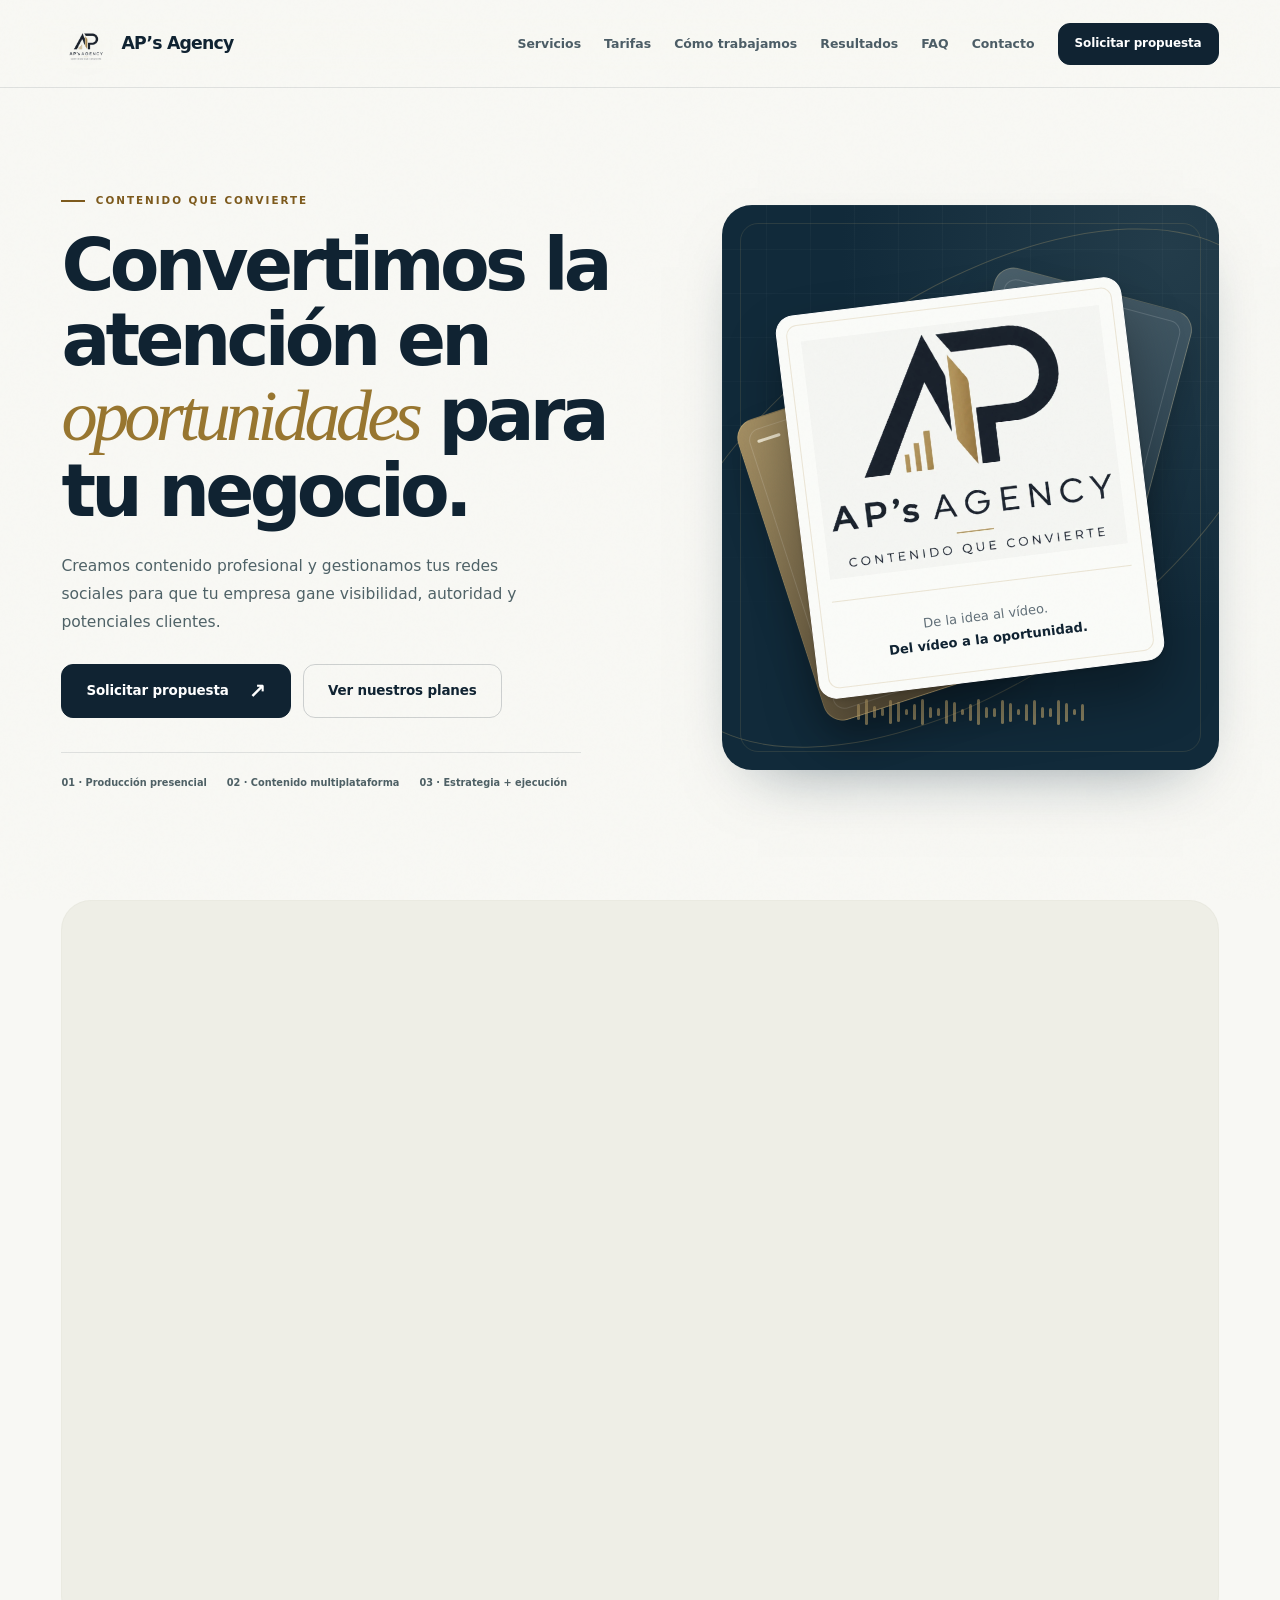
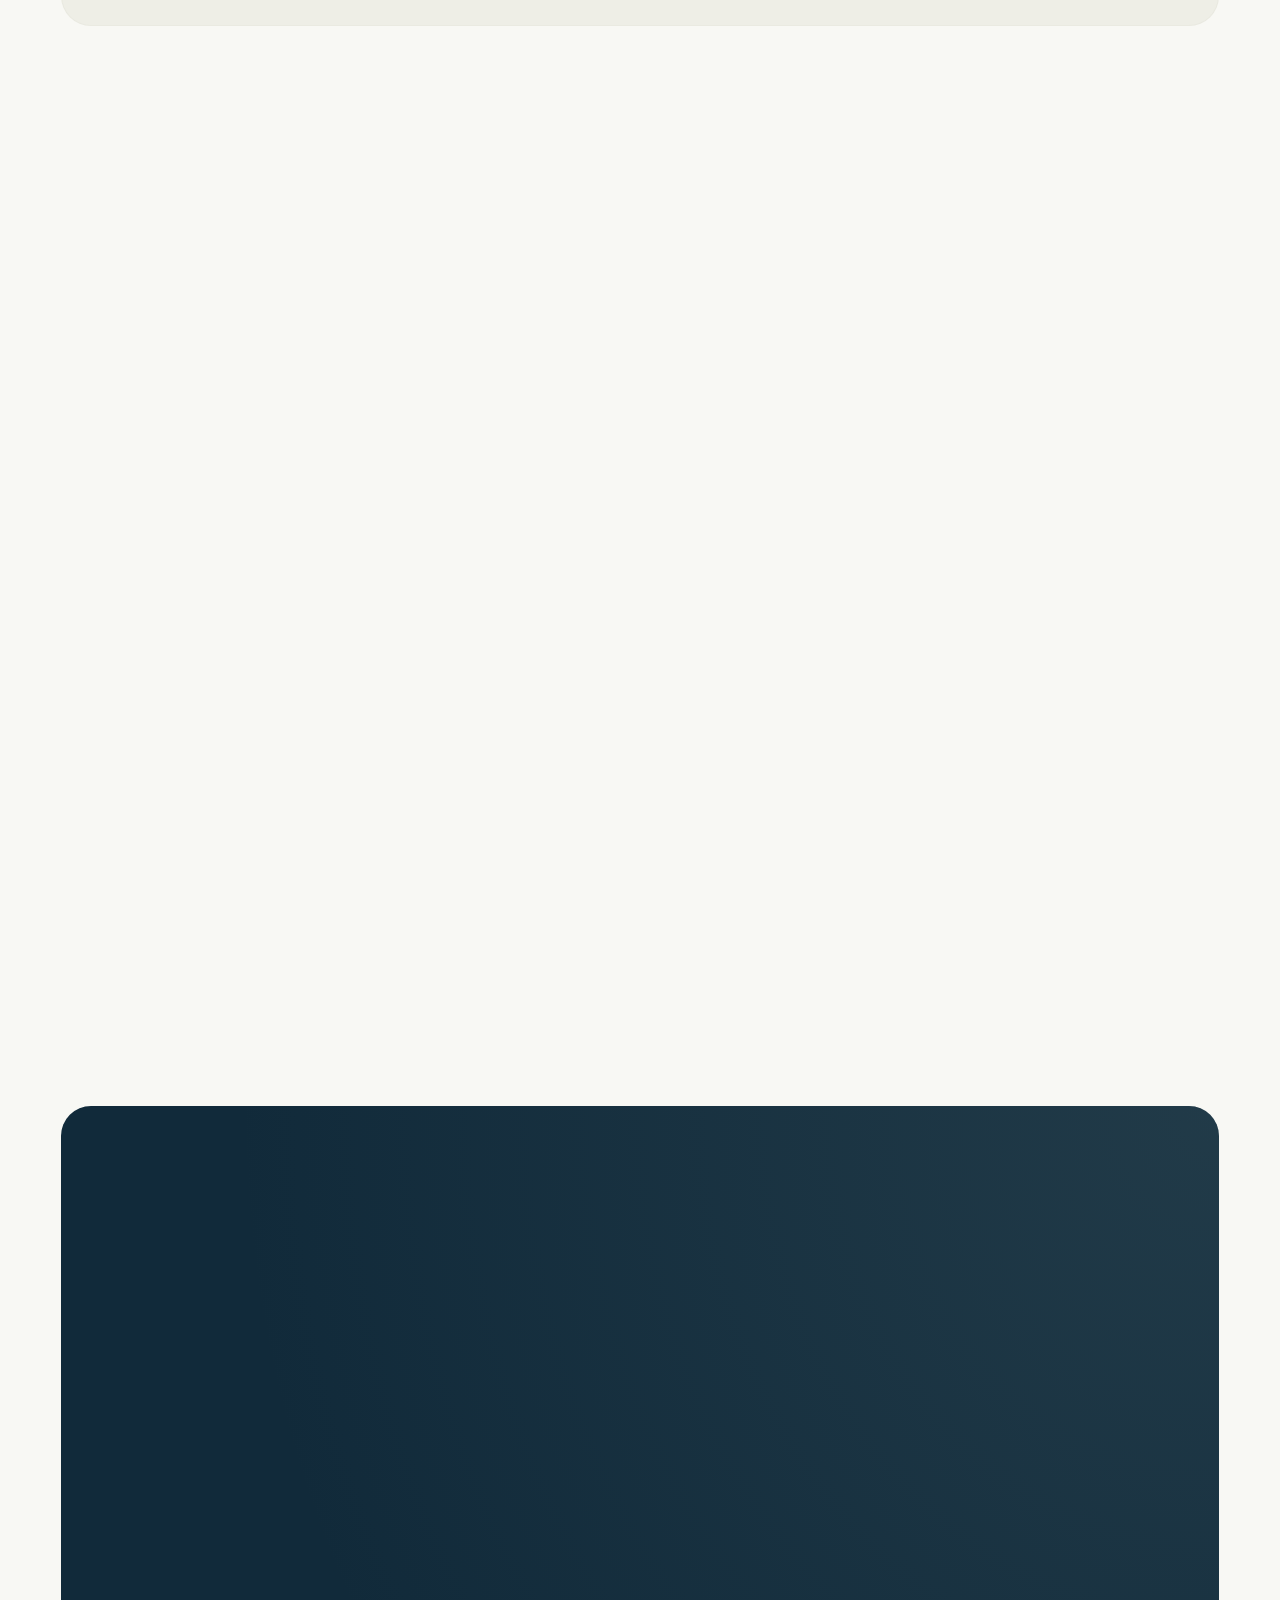
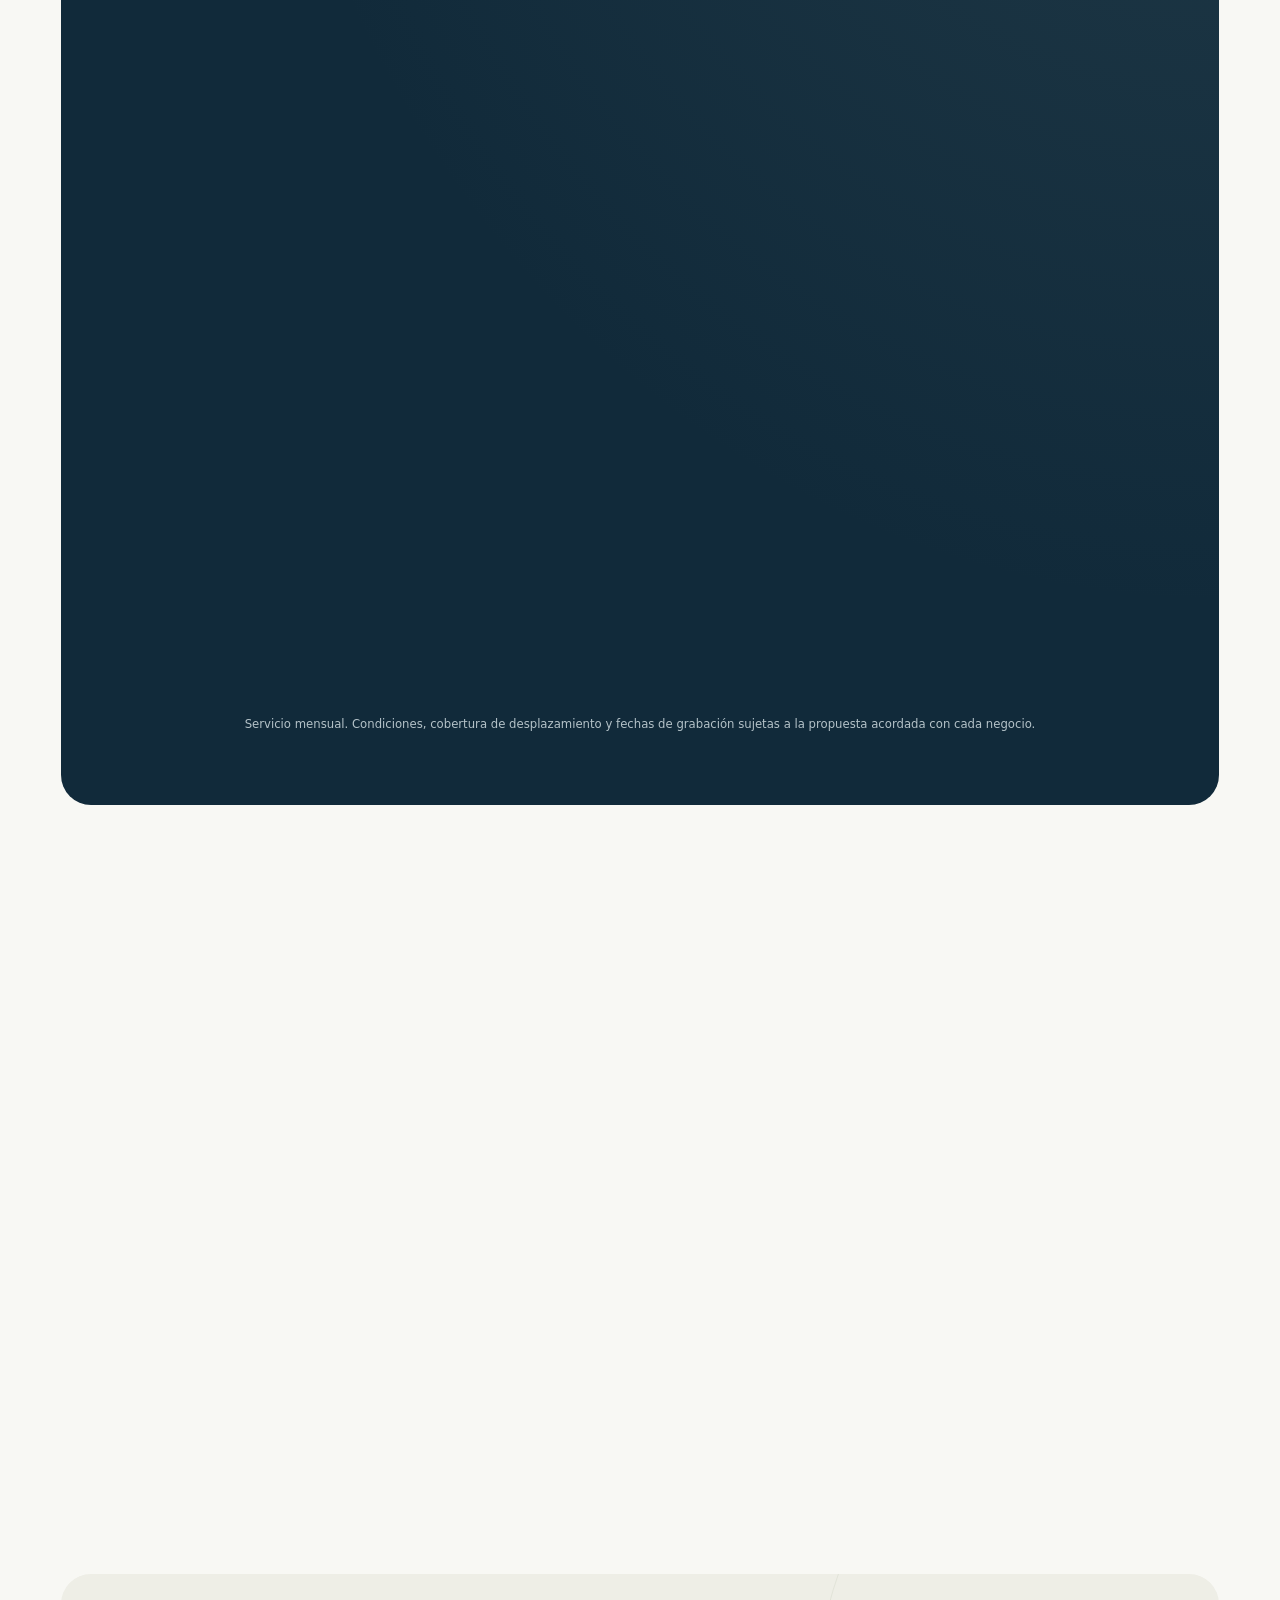
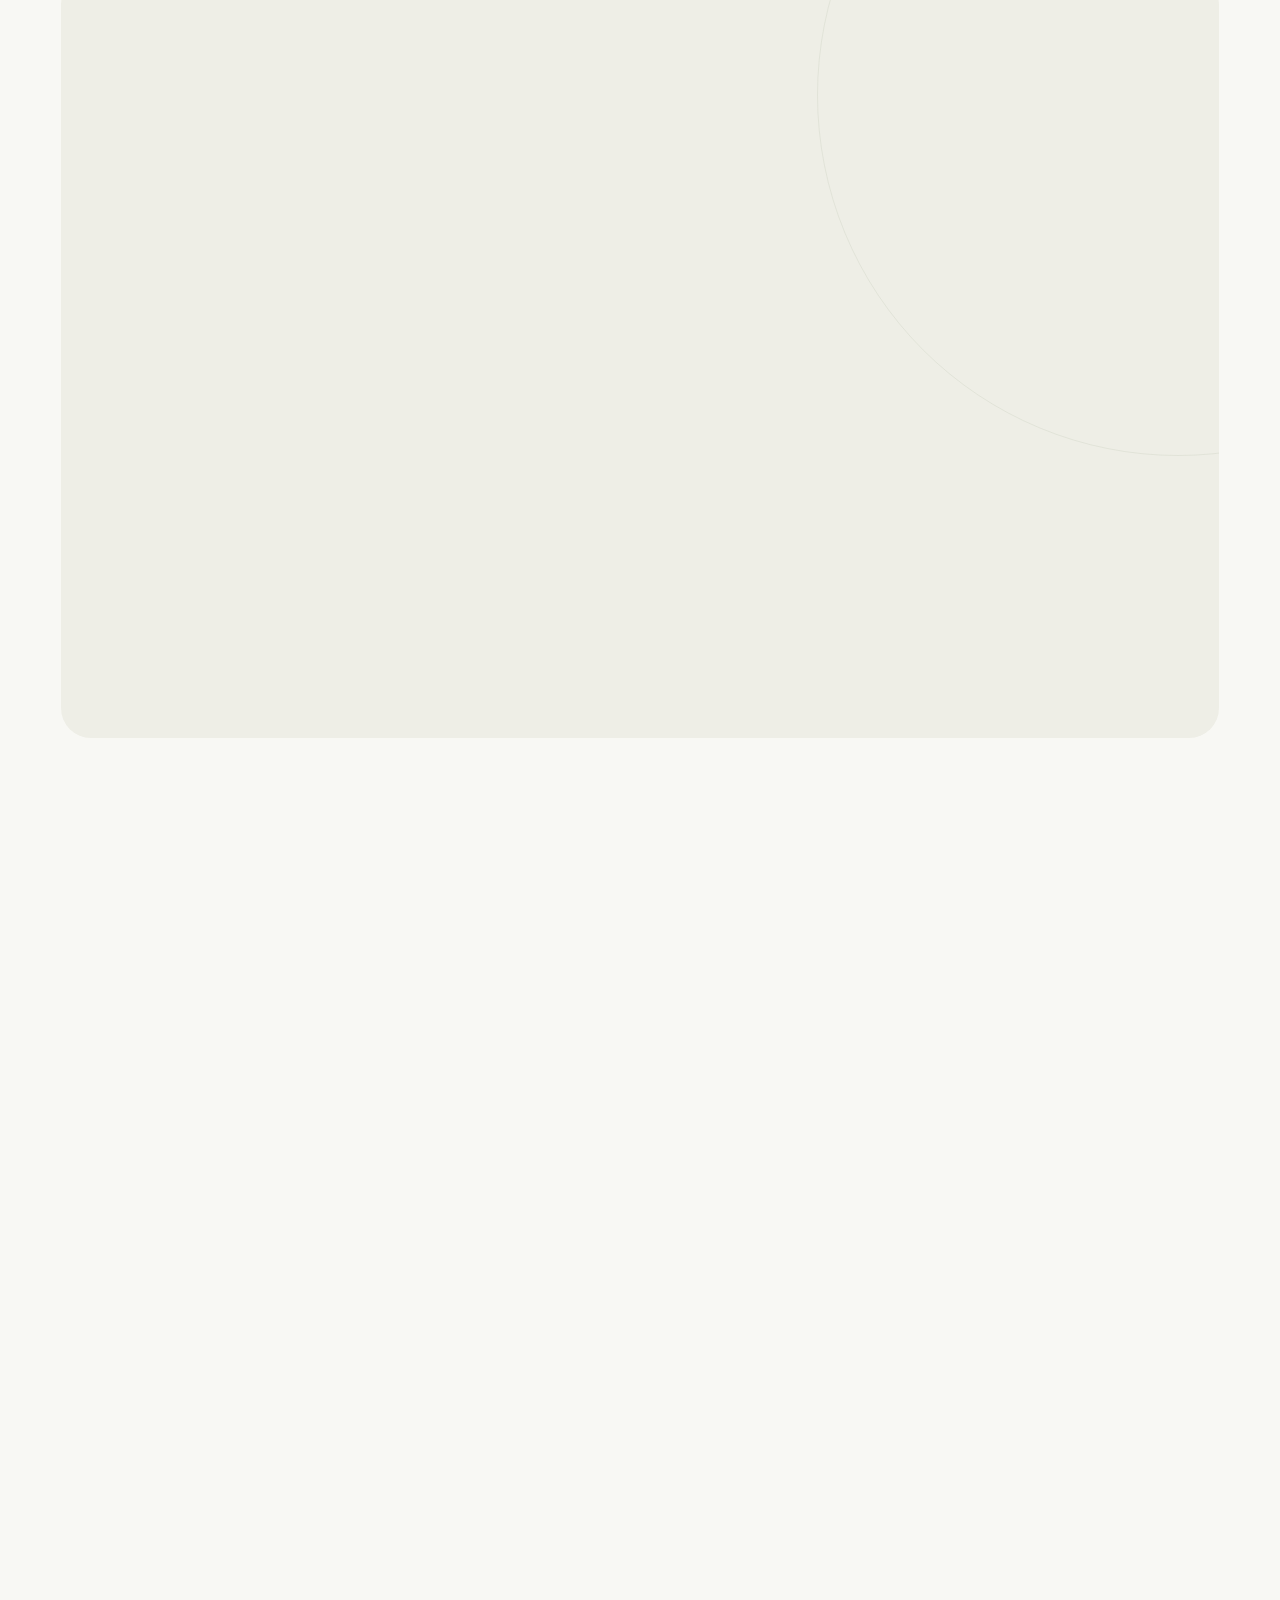
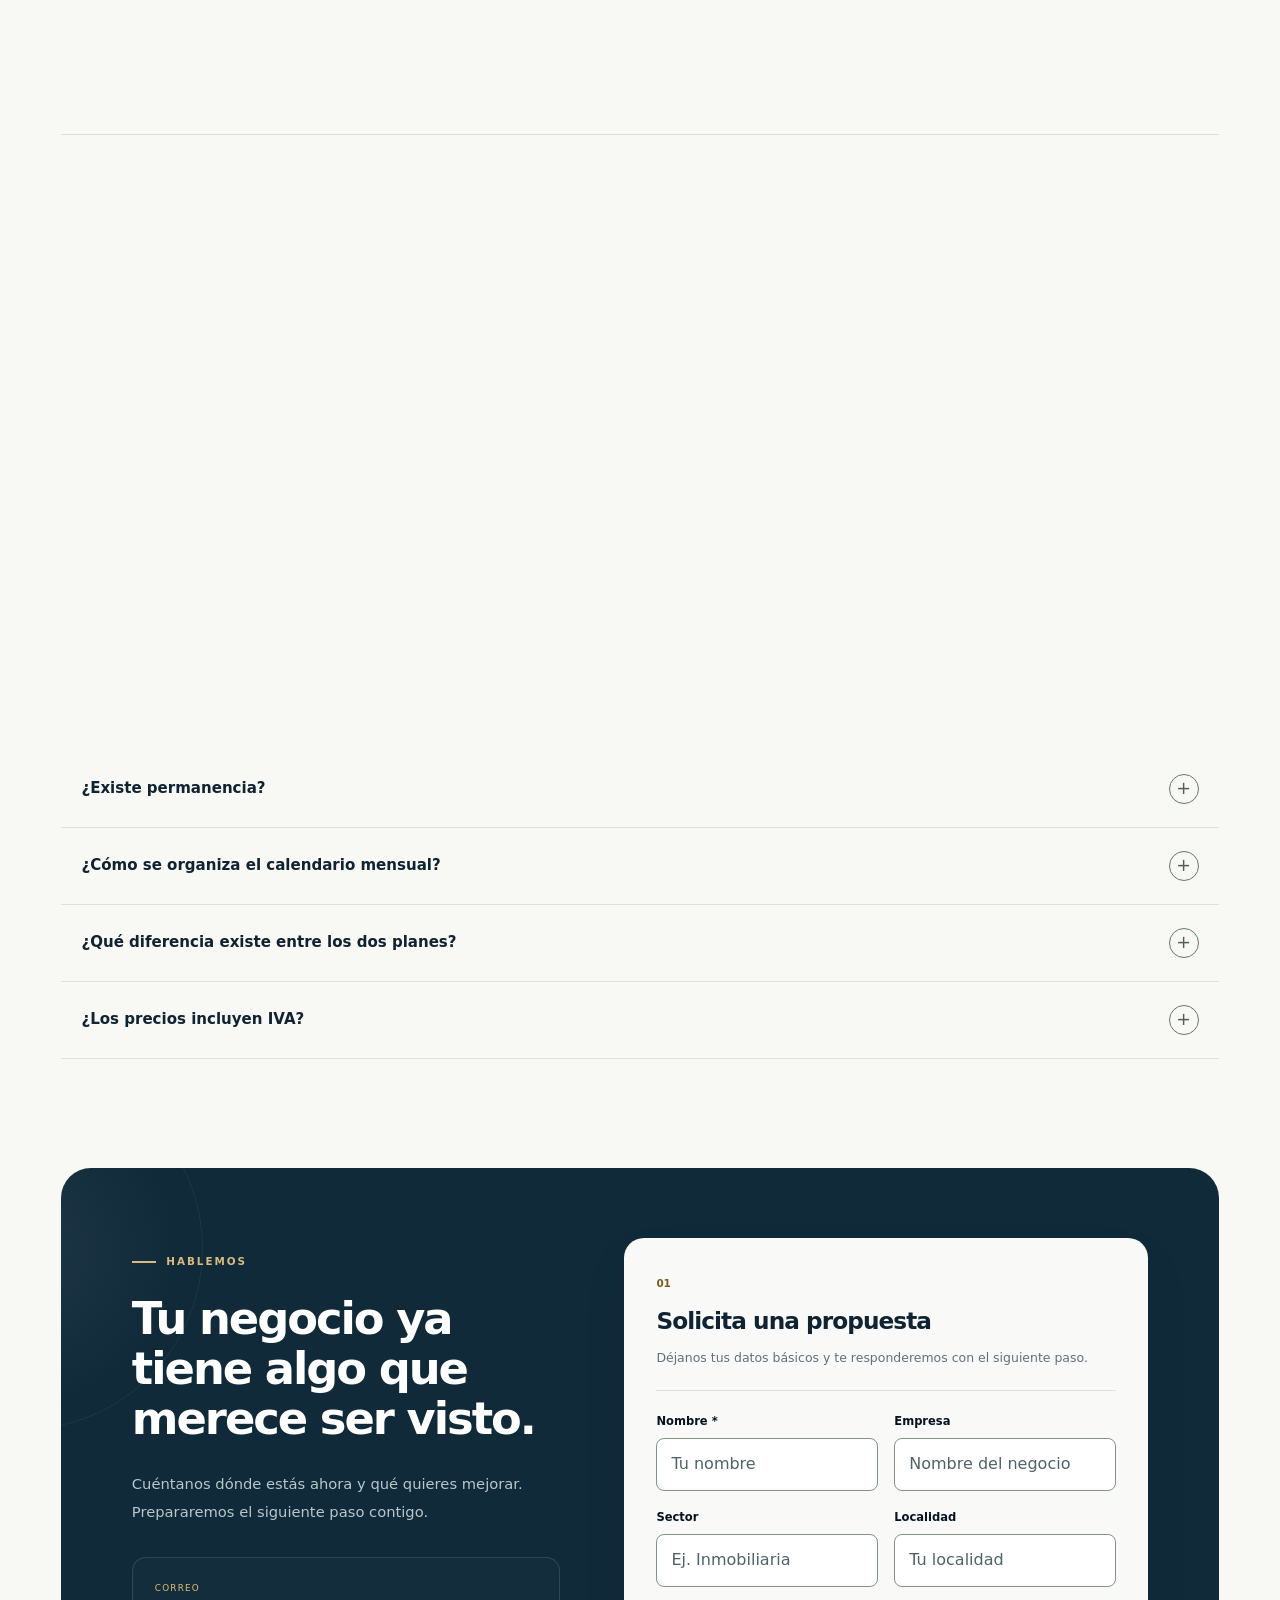
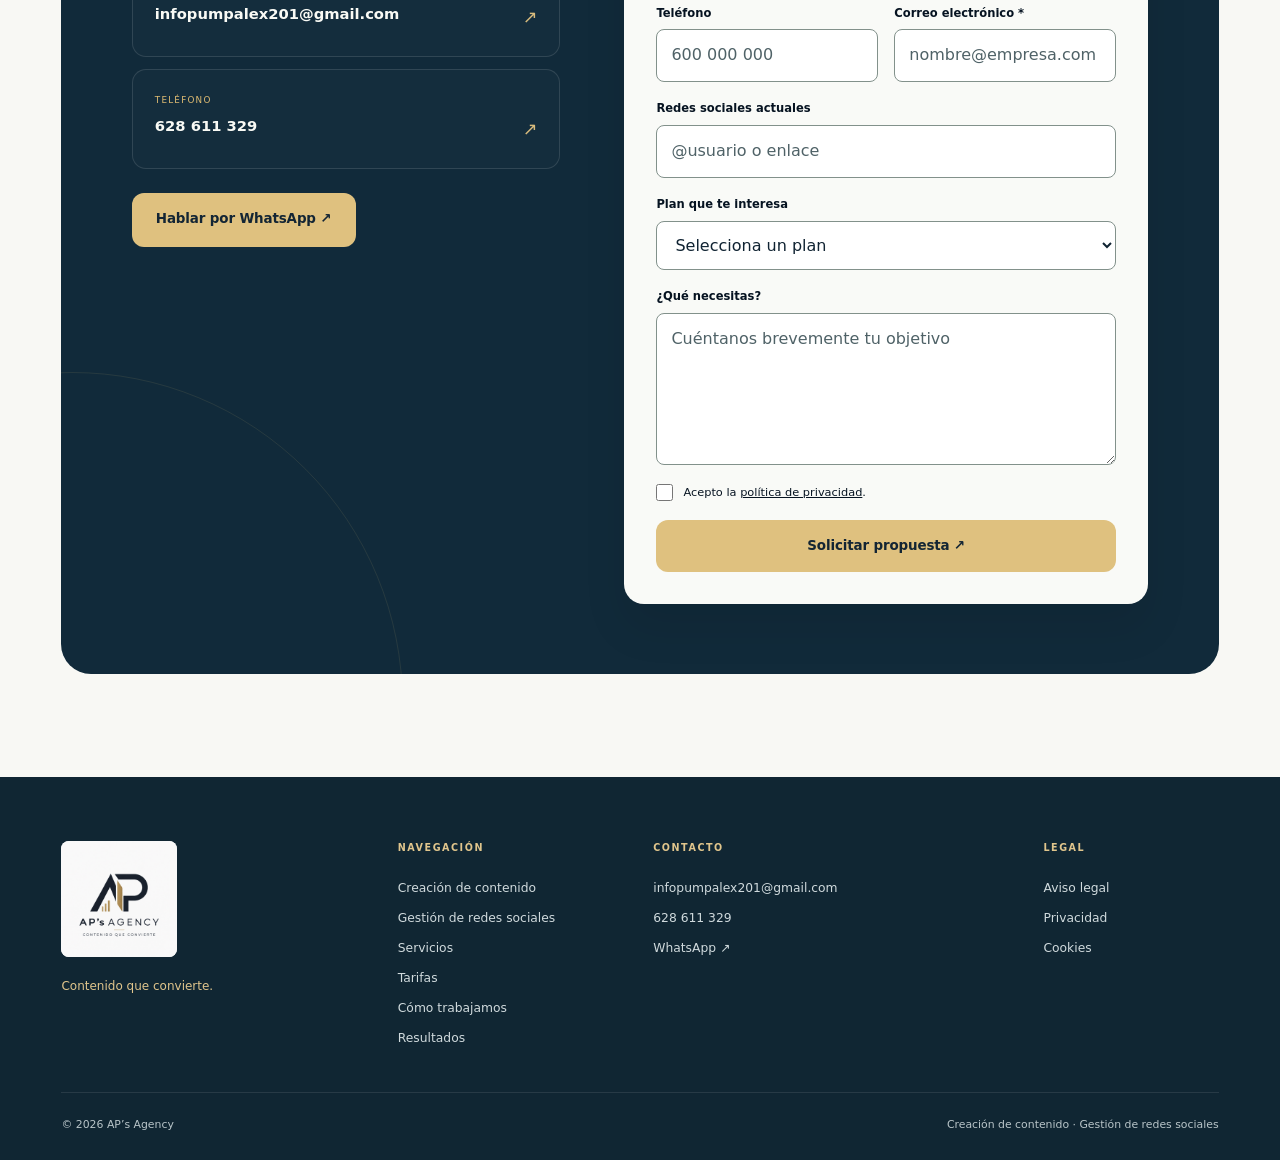
<file: index.html>
<!doctype html><html lang="es"><head>
<meta charset="utf-8">
<meta name="viewport" content="width=device-width, initial-scale=1, viewport-fit=cover">
<meta name="theme-color" content="#112a3a">
<script>document.documentElement.classList.add('js-enabled');</script>
<title>Creación de contenido y gestión de redes | AP’s Agency</title>
<meta name="description" content="Creamos vídeos para Instagram, TikTok y YouTube y gestionamos las redes sociales de tu negocio. Consulta nuestros planes y solicita una propuesta.">
<meta name="robots" content="index, follow, max-image-preview:large, max-snippet:-1, max-video-preview:-1">
<link rel="canonical" href="https://apsagency.es/">
<meta property="og:type" content="website">
<meta property="og:locale" content="es_ES">
<meta property="og:site_name" content="AP’s Agency">
<meta property="og:title" content="Creación de contenido y gestión de redes | AP’s Agency">
<meta property="og:description" content="Creamos vídeos para Instagram, TikTok y YouTube y gestionamos las redes sociales de tu negocio. Consulta nuestros planes y solicita una propuesta.">
<meta property="og:url" content="https://apsagency.es/">
<meta property="og:image" content="https://apsagency.es/assets/compartir-aps-agency.jpg">
<meta property="og:image:width" content="1200">
<meta property="og:image:height" content="630">
<meta property="og:image:type" content="image/jpeg">
<meta property="og:image:alt" content="AP’s Agency — Contenido que convierte">
<meta name="twitter:card" content="summary_large_image">
<meta name="twitter:title" content="Creación de contenido y gestión de redes | AP’s Agency">
<meta name="twitter:description" content="Creamos vídeos para Instagram, TikTok y YouTube y gestionamos las redes sociales de tu negocio. Consulta nuestros planes y solicita una propuesta.">
<meta name="twitter:image" content="https://apsagency.es/assets/compartir-aps-agency.jpg">
<meta name="twitter:image:alt" content="AP’s Agency — Contenido que convierte">
<link rel="icon" type="image/png" sizes="96x96" href="assets/favicon.png">
<link rel="icon" type="image/x-icon" href="assets/favicon.ico">
<link rel="apple-touch-icon" sizes="180x180" href="assets/apple-touch-icon.png">
<link rel="stylesheet" href="styles.css">
<link rel="stylesheet" href="design.css">
<link rel="stylesheet" href="seo.css">
<script type="application/ld+json">
{
  "@context": "https://schema.org",
  "@graph": [
    {
      "@type": "Organization",
      "@id": "https://apsagency.es/#agencia",
      "name": "AP’s Agency",
      "url": "https://apsagency.es/",
      "logo": {
        "@type": "ImageObject",
        "url": "https://apsagency.es/assets/logo-organizacion.png",
        "width": 512,
        "height": 512
      },
      "email": "infopumpalex201@gmail.com",
      "telephone": "+34628611329",
      "description": "Creación de contenido y gestión de redes sociales para negocios.",
      "hasOfferCatalog": {
        "@type": "OfferCatalog",
        "name": "Servicios de AP’s Agency",
        "itemListElement": [
          {
            "@type": "Offer",
            "itemOffered": {
              "@id": "https://apsagency.es/creacion-contenido.html#servicio"
            }
          },
          {
            "@type": "Offer",
            "itemOffered": {
              "@id": "https://apsagency.es/gestion-redes-sociales.html#servicio"
            }
          }
        ]
      }
    },
    {
      "@type": "WebSite",
      "@id": "https://apsagency.es/#web",
      "url": "https://apsagency.es/",
      "name": "AP’s Agency",
      "inLanguage": "es-ES",
      "publisher": {
        "@id": "https://apsagency.es/#agencia"
      }
    },
    {
      "@type": "WebPage",
      "@id": "https://apsagency.es/#pagina",
      "url": "https://apsagency.es/",
      "name": "Creación de contenido y gestión de redes | AP’s Agency",
      "description": "Creamos vídeos para Instagram, TikTok y YouTube y gestionamos las redes sociales de tu negocio. Consulta nuestros planes y solicita una propuesta.",
      "inLanguage": "es-ES",
      "isPartOf": {
        "@id": "https://apsagency.es/#web"
      },
      "about": {
        "@id": "https://apsagency.es/#agencia"
      }
    },
    {
      "@type": "Service",
      "@id": "https://apsagency.es/creacion-contenido.html#servicio",
      "name": "Creación de contenido para redes sociales",
      "serviceType": "Creación de contenido para redes sociales",
      "description": "Plan de creación de contenido con 8 reels mensuales, planificación, guiones, grabación presencial y edición profesional para Instagram, TikTok y YouTube Shorts.",
      "url": "https://apsagency.es/creacion-contenido.html",
      "provider": {
        "@id": "https://apsagency.es/#agencia"
      },
      "offers": {
        "@type": "Offer",
        "url": "https://apsagency.es/creacion-contenido.html#precio",
        "description": "350 € + IVA/mes durante los 3 primeros meses. Después, 500 € + IVA/mes. La publicación y gestión diaria no están incluidas.",
        "priceSpecification": {
          "@type": "UnitPriceSpecification",
          "price": "350.00",
          "priceCurrency": "EUR",
          "valueAddedTaxIncluded": false,
          "referenceQuantity": {
            "@type": "QuantitativeValue",
            "value": 1,
            "unitCode": "MON"
          }
        }
      }
    },
    {
      "@type": "Service",
      "@id": "https://apsagency.es/gestion-redes-sociales.html#servicio",
      "name": "Gestión de redes sociales — Gestión Total",
      "serviceType": "Gestión de redes sociales — Gestión Total",
      "description": "Servicio de gestión de redes sociales con 8 reels, 12 stories mensuales, programación y publicación multiplataforma, gestión inicial de comunidad y seguimiento mensual.",
      "url": "https://apsagency.es/gestion-redes-sociales.html",
      "provider": {
        "@id": "https://apsagency.es/#agencia"
      },
      "offers": {
        "@type": "Offer",
        "url": "https://apsagency.es/gestion-redes-sociales.html#precio",
        "description": "600 € + IVA/mes. Incluye el plan de Creación de Contenido y la gestión diaria descrita en la propuesta.",
        "priceSpecification": {
          "@type": "UnitPriceSpecification",
          "price": "600.00",
          "priceCurrency": "EUR",
          "valueAddedTaxIncluded": false,
          "referenceQuantity": {
            "@type": "QuantitativeValue",
            "value": 1,
            "unitCode": "MON"
          }
        }
      }
    }
  ]
}
</script>
<noscript><style>
.page-loader{display:none!important}body.is-loading{overflow:auto}
.header,.header.scrolled{height:auto;min-height:76px;position:relative;flex-wrap:wrap;padding-block:16px;gap:16px}
.header .menu{display:none}.header nav{position:static;display:flex!important;flex-direction:row;flex-wrap:wrap;opacity:1;visibility:visible;pointer-events:auto;translate:none;max-height:none;box-shadow:none;border:0;gap:12px;padding:0}
.ap-enter.ap-pending{opacity:1;translate:none}
</style></noscript>
</head><body class="is-loading"><div class="page-loader" aria-hidden="true"><div class="loader-art"><img src="assets/loading-screen.png" alt=""><div class="loader-progress" aria-hidden="true"><span class="loader-progress-fill"></span><span class="loader-progress-dot"></span></div></div></div><div class="scroll-progress" aria-hidden="true"></div>
<a class="skip-link" href="#contenido">Saltar al contenido</a>
<header class="header"><a class="brand" href="#inicio"><img src="assets/logo-header.webp" alt="" width="160" height="160" decoding="async"><span>AP’s Agency</span></a><button type="button" aria-controls="agency-navigation" class="menu" aria-label="Abrir menú" aria-expanded="false"><span></span><span></span></button><nav id="agency-navigation" aria-label="Navegación principal"><a href="#servicios">Servicios</a><a href="#tarifas">Tarifas</a><a href="#proceso">Cómo trabajamos</a><a href="#resultados">Resultados</a><a href="#faq">FAQ</a><a href="#contacto">Contacto</a><a class="btn small" href="#contacto">Solicitar propuesta</a></nav></header>
<main id="contenido" tabindex="-1"><section id="inicio" class="hero reveal"><div><span class="eyebrow">CONTENIDO QUE CONVIERTE</span><h1>Convertimos la atención en <em>oportunidades</em> para tu negocio.</h1><p>Creamos contenido profesional y gestionamos tus redes sociales para que tu empresa gane visibilidad, autoridad y potenciales clientes.</p><div class="actions"><a class="btn" href="#contacto">Solicitar propuesta <span>↗</span></a><a class="btn ghost" href="#tarifas">Ver nuestros planes</a></div><div class="trust"><b>01 · Producción presencial</b><b>02 · Contenido multiplataforma</b><b>03 · Estrategia + ejecución</b></div></div><div class="hero-visual"><div class="gold-orbit"></div><div class="hero-card"><img src="assets/logo-web.webp" alt="Logo AP's Agency" width="910" height="727" decoding="async"><p>De la idea al vídeo.<br><strong>Del vídeo a la oportunidad.</strong></p></div></div></section>
<section class="problem reveal"><div class="problem-copy"><span class="eyebrow">EL PROBLEMA</span><h2>Un gran negocio no debería pasar desapercibido.</h2><p class="lead">La calidad por sí sola no genera visibilidad. Hace falta constancia, narrativa y un sistema que convierta cada publicación en una oportunidad.</p></div><div class="problem-grid"><article><span>01</span><h3>Falta de constancia</h3><p>El día a día deja las redes siempre para después.</p></article><article><span>02</span><h3>Poca retención</h3><p>El contenido no consigue detener ni mantener la atención.</p></article><article><span>03</span><h3>Sin estrategia clara</h3><p>Se publica sin un objetivo ni una dirección consistente.</p></article><article><span>04</span><h3>Atención sin convertir</h3><p>Hay interacción, pero no existe un camino hacia el negocio.</p></article></div><blockquote>“Tu negocio se ocupa de ofrecer un gran servicio. <strong>Nosotros nos ocupamos de que más personas lo descubran.</strong>”</blockquote></section>
<section id="servicios" class="reveal"><span class="eyebrow">SERVICIOS</span><h2>Creación de contenido y gestión de redes sociales.</h2><div class="grid services"><article><i>01</i><h3><a class="service-heading-link" href="creacion-contenido.html#estrategia">Estrategia & guiones</a></h3><p>Planificación, ideas, narrativa, hooks y llamadas a la acción orientadas a captar y mantener la atención.</p></article><article><i>02</i><h3><a class="service-heading-link" href="creacion-contenido.html#grabacion">Grabación presencial</a></h3><p>Producción vertical con estabilizador y micrófonos de solapa para una imagen y sonido cuidados.</p></article><article><i>03</i><h3><a class="service-heading-link" href="creacion-contenido.html#edicion">Edición profesional</a></h3><p>Subtítulos dinámicos, efectos visuales y de sonido, transiciones, corrección básica y ritmo pensado para redes.</p></article><article><i>04</i><h3><a class="service-heading-link" href="gestion-redes-sociales.html#publicacion">Distribución multiplataforma</a></h3><p>Contenido 9:16 preparado para Instagram Reels, TikTok y YouTube Shorts.</p></article><article><i>05</i><h3><a class="service-heading-link" href="gestion-redes-sociales.html#comunidad">Gestión de comunidad</a></h3><p>Moderación de comentarios, gestión inicial de mensajes y derivación de usuarios interesados al negocio.</p></article><article><i>06</i><h3><a class="service-heading-link" href="gestion-redes-sociales.html#analisis">Análisis & optimización</a></h3><p>Seguimiento de métricas y ajustes de estrategia según el rendimiento real del contenido.</p></article></div></section>
<section id="tarifas" class="pricing reveal"><span class="eyebrow">PLANES</span><h2>Dos formas de construir una presencia más sólida.</h2><div class="grid plans"><article class="plan"><div class="plan-top"><span>CREACIÓN</span><h3>Creación de Contenido</h3><div class="price">350 € <small>+ IVA / mes</small></div><p>Precio de lanzamiento durante los 3 primeros meses.<br><strong>Después: 500 € + IVA/mes.</strong></p></div><ul><li>8 reels mensuales</li><li>Planificación, ideas y guiones</li><li>Grabación presencial</li><li>Edición profesional completa</li><li>Subtítulos, efectos y transiciones</li><li>Corrección básica de color y sonido</li><li>Instagram, TikTok y YouTube Shorts</li><li>Descripciones, CTA, palabras clave y hashtags</li><li>1 ronda de cambios por vídeo</li></ul><p class="note">La publicación y gestión diaria de las cuentas no está incluida.</p><a class="service-detail-link" href="creacion-contenido.html">Ver el servicio de creación de contenido ↗</a><a class="btn" href="#contacto" data-plan="Creación de Contenido">Quiero mejorar mi contenido</a></article><article class="plan featured"><span class="badge">MÁS COMPLETO</span><div class="plan-top"><span>GESTIÓN</span><h3>Gestión Total</h3><div class="price">600 € <small>+ IVA / mes</small></div><p>Todo el sistema de creación, con la gestión del día a día incluida.</p></div><ul><li>Todo el plan de Creación de Contenido</li><li>Gestión completa de redes</li><li>Programación y publicación multiplataforma</li><li>12 stories mensuales</li><li>Adaptación de textos por plataforma</li><li>Comentarios y gestión inicial de DMs</li><li>Derivación de potenciales clientes</li><li>Gestión inicial de colaboraciones</li><li>Calendario e informe mensual</li><li>Reunión mensual de seguimiento</li></ul><p class="note">Identificamos y derivamos oportunidades; no sustituimos al equipo de ventas ni garantizamos cierres.</p><a class="service-detail-link" href="gestion-redes-sociales.html">Ver el servicio de gestión de redes ↗</a><a class="btn gold" href="#contacto" data-plan="Gestión Total">Delegar mis redes</a></article></div><p class="legal-note">Servicio mensual. Condiciones, cobertura de desplazamiento y fechas de grabación sujetas a la propuesta acordada con cada negocio.</p></section>
<section id="proceso" class="process reveal"><div class="section-head"><div><span class="eyebrow">CÓMO TRABAJAMOS</span><h2>De la estrategia a la publicación, sin improvisar.</h2></div><p>Un flujo sencillo para que sepas qué ocurre en cada momento y puedas centrarte en tu negocio.</p></div><div class="steps"><article><b>01</b><div><h3>Analizamos</h3><p>Entendemos el negocio, su cliente y sus objetivos.</p></div></article><article><b>02</b><div><h3>Diseñamos</h3><p>Preparamos estrategia, ideas y guiones.</p></div></article><article><b>03</b><div><h3>Grabamos</h3><p>Producimos el contenido presencialmente.</p></div></article><article><b>04</b><div><h3>Editamos</h3><p>Damos ritmo, identidad y acabado profesional.</p></div></article><article><b>05</b><div><h3>Optimizamos</h3><p>Publicamos cuando corresponda, medimos y ajustamos.</p></div></article></div><div class="approval"><span>✓</span><p><strong>Tú mantienes el control.</strong> Cuando corresponda, apruebas las piezas antes de su publicación.</p></div></section>
<section id="resultados" class="results reveal"><div><span class="eyebrow">EXPERIENCIA PROPIA</span><h2>Conocemos la atención porque trabajamos con ella.</h2><p>La experiencia detrás de AP’s Agency incluye creación de contenido vertical, narrativa, retención y edición, además de experiencia previa en el sector inmobiliario.</p><div class="stats"><div><strong>27,6K</strong><span>seguidores en comunidad propia</span></div><div><strong>300K+</strong><span>visualizaciones en varios vídeos</span></div><div><strong>1M+</strong><span>visualizaciones en una publicación</span></div></div><p class="note">Estas cifras corresponden a experiencia propia en creación de contenido; no son resultados de clientes.</p></div><figure><div class="phone"><img loading="lazy" decoding="async" src="assets/resultados-tiktok.webp" alt="Captura real de resultados de una cuenta propia de TikTok" width="946" height="2048" srcset="assets/resultados-tiktok-480.webp 480w, assets/resultados-tiktok.webp 946w" sizes="(max-width: 760px) 234px, 264px"></div><figcaption>Captura real aportada como referencia.</figcaption></figure></section>
<section id="portfolio" class="reveal"><span class="eyebrow">PORTFOLIO</span><h2>El próximo trabajo puede ser el tuyo.</h2><div class="grid portfolio"><article><span>01</span><h3>Inmobiliario</h3><small>PRÓXIMAMENTE</small></article><article><span>02</span><h3>Restauración</h3><small>PRÓXIMAMENTE</small></article><article><span>03</span><h3>Servicios profesionales</h3><small>PRÓXIMAMENTE</small></article><article><span>04</span><h3>Comercio local</h3><small>PRÓXIMAMENTE</small></article></div></section>
<section id="faq" class="reveal"><span class="eyebrow">PREGUNTAS FRECUENTES</span><div class="section-head"><h2>Preguntas sobre nuestros servicios.</h2><p>Lo esencial sobre grabaciones, cambios, publicación y condiciones.</p></div><div class="faq" id="faqbox">
<details><summary>¿Cuántos vídeos se publican cada mes?</summary><p>El plan incluye 8 reels mensuales. Gestión Total añade 12 stories mensuales.</p></details>
<details><summary>¿Dónde se realizan las grabaciones?</summary><p>La grabación es presencial y se coordina con cada negocio.</p></details>
<details><summary>¿Está incluido el desplazamiento?</summary><p>La cobertura de desplazamiento se concreta en la propuesta.</p></details>
<details><summary>¿Qué debe aportar el negocio?</summary><p>Acceso al espacio, disponibilidad para grabación y la información necesaria sobre sus servicios, ofertas y objetivos.</p></details>
<details><summary>¿Puedo solicitar modificaciones?</summary><p>Sí. Se incluye una ronda de cambios por vídeo.</p></details>
<details><summary>¿En qué plataformas se publica?</summary><p>El contenido se prepara para Instagram Reels, TikTok y YouTube Shorts. La publicación está incluida en Gestión Total.</p></details>
<details><summary>¿Respondéis todos los mensajes de los clientes?</summary><p>Gestión Total incluye gestión inicial de mensajes y derivación de oportunidades; no sustituimos al equipo comercial.</p></details>
<details><summary>¿Garantizáis visualizaciones o ventas?</summary><p>No. Trabajamos para aumentar las posibilidades de captación, pero no garantizamos cifras concretas de visualizaciones, seguidores o ventas.</p></details>
<details><summary>¿Existe permanencia?</summary><p>Las condiciones de permanencia y cancelación se detallan en el contrato acordado.</p></details>
<details><summary>¿Cómo se organiza el calendario mensual?</summary><p>Planificamos ideas, grabación y publicaciones de forma mensual.</p></details>
<details><summary>¿Qué diferencia existe entre los dos planes?</summary><p>Creación de Contenido produce 8 reels; Gestión Total añade publicación, gestión de redes, stories, comunidad, seguimiento e informe mensual.</p></details>
<details><summary>¿Los precios incluyen IVA?</summary><p>No. Todos los precios mostrados son sin IVA.</p></details>
</div></section>
<section id="contacto" class="contact reveal"><div class="contact-copy"><span class="eyebrow">HABLEMOS</span><h2>Tu negocio ya tiene algo que merece ser visto.</h2><p>Cuéntanos dónde estás ahora y qué quieres mejorar. Prepararemos el siguiente paso contigo.</p><div class="contact-links"><a href="mailto:infopumpalex201@gmail.com"><small>CORREO</small><strong>infopumpalex201@gmail.com</strong><span>↗</span></a><a href="tel:+34628611329"><small>TELÉFONO</small><strong>628 611 329</strong><span>↗</span></a></div><a class="btn gold" href="https://wa.me/34628611329">Hablar por WhatsApp ↗</a></div><form id="leadForm" action="#" method="post"><noscript><p class="wide">También puedes pedir tu propuesta por <a href="mailto:infopumpalex201@gmail.com">correo electrónico</a> o <a href="https://wa.me/34628611329">WhatsApp</a>.</p></noscript><div class="form-head"><span>01</span><h3>Solicita una propuesta</h3><p>Déjanos tus datos básicos y te responderemos con el siguiente paso.</p></div><label>Nombre *<input required name="nombre" autocomplete="name" placeholder="Tu nombre"></label><label>Empresa<input name="empresa" autocomplete="organization" placeholder="Nombre del negocio"></label><label>Sector<input name="sector" placeholder="Ej. Inmobiliaria"></label><label>Localidad<input name="localidad" autocomplete="address-level2" placeholder="Tu localidad"></label><label>Teléfono<input type="tel" name="telefono" autocomplete="tel" placeholder="600 000 000"></label><label>Correo electrónico *<input required type="email" name="email" autocomplete="email" placeholder="nombre@empresa.com"></label><label class="wide">Redes sociales actuales<input name="redes" placeholder="@usuario o enlace"></label><label class="wide">Plan que te interesa<select name="plan"><option value="">Selecciona un plan</option><option>Creación de Contenido</option><option>Gestión Total</option></select></label><label class="wide">¿Qué necesitas?<textarea name="mensaje" rows="5" placeholder="Cuéntanos brevemente tu objetivo"></textarea></label><label class="consent wide"><input required type="checkbox"> <span>Acepto la <a href="privacidad.html">política de privacidad</a>.</span></label><button class="btn gold wide" type="submit">Solicitar propuesta ↗</button><p id="formMsg" class="wide" aria-live="polite"></p></form></section></main>
<footer><div class="footer-main"><div class="footer-brand"><img src="assets/logo-footer.webp" alt="AP's Agency" width="320" height="320" loading="lazy" decoding="async"><p>Contenido que convierte.</p></div><div><small>NAVEGACIÓN</small><a href="creacion-contenido.html">Creación de contenido</a><a href="gestion-redes-sociales.html">Gestión de redes sociales</a><a href="#servicios">Servicios</a><a href="#tarifas">Tarifas</a><a href="#proceso">Cómo trabajamos</a><a href="#resultados">Resultados</a></div><div><small>CONTACTO</small><a href="mailto:infopumpalex201@gmail.com">infopumpalex201@gmail.com</a><a href="tel:+34628611329">628 611 329</a><a href="https://wa.me/34628611329">WhatsApp ↗</a></div><div><small>LEGAL</small><a href="aviso-legal.html">Aviso legal</a><a href="privacidad.html">Privacidad</a><a href="cookies.html">Cookies</a></div></div><div class="footer-bottom"><span>© <span id="year">2026</span> AP’s Agency</span><span>Creación de contenido · Gestión de redes sociales</span></div></footer><script src="script.js"></script><script src="design.js"></script></body></html>
</file>
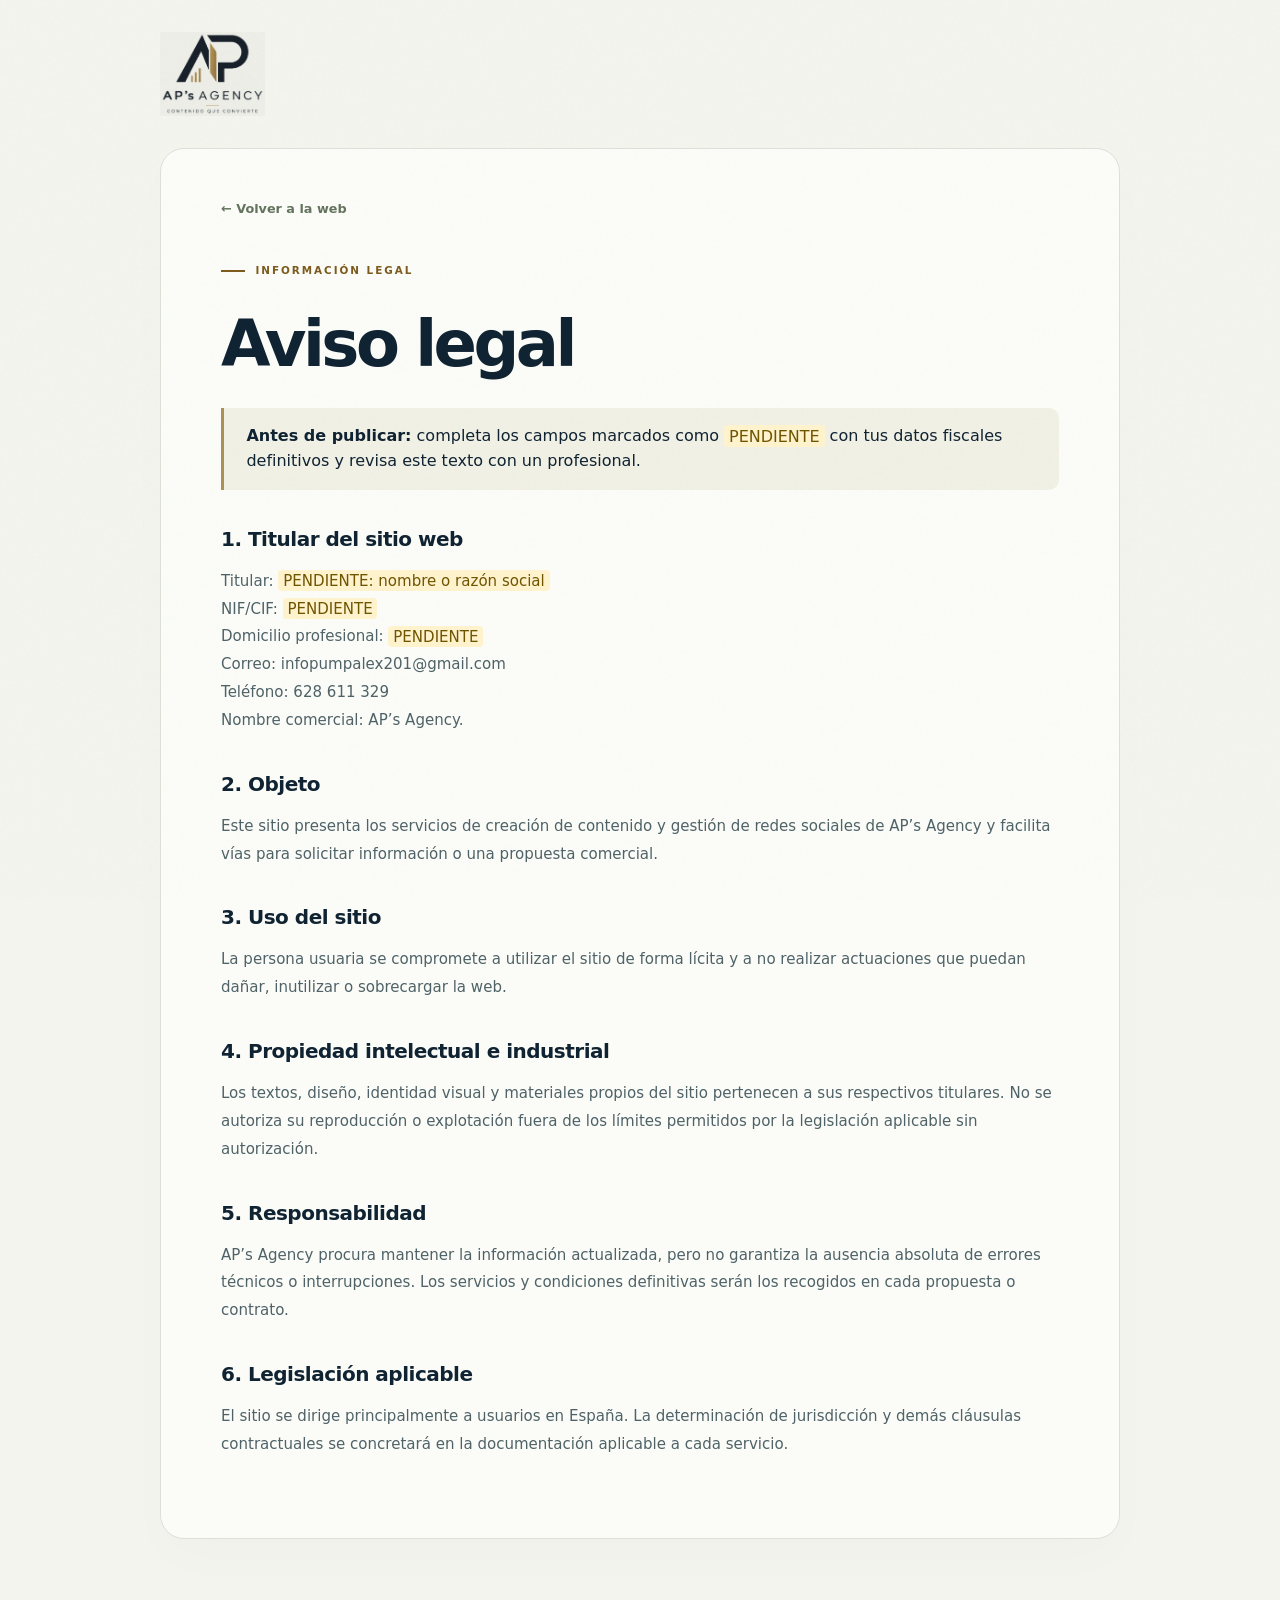
<file: aviso-legal.html>
<!doctype html><html lang="es"><head>
<meta charset="utf-8">
<meta name="viewport" content="width=device-width, initial-scale=1, viewport-fit=cover">
<meta name="theme-color" content="#112a3a">
<title>Aviso legal | AP’s Agency</title>
<meta name="description" content="Información sobre la titularidad, el uso del sitio web, la propiedad intelectual y las condiciones de AP’s Agency.">
<meta name="robots" content="noindex, follow">
<link rel="canonical" href="https://apsagency.es/aviso-legal.html">
<meta property="og:type" content="website">
<meta property="og:locale" content="es_ES">
<meta property="og:site_name" content="AP’s Agency">
<meta property="og:title" content="Aviso legal | AP’s Agency">
<meta property="og:description" content="Información sobre la titularidad, el uso del sitio web, la propiedad intelectual y las condiciones de AP’s Agency.">
<meta property="og:url" content="https://apsagency.es/aviso-legal.html">
<meta property="og:image" content="https://apsagency.es/assets/compartir-aps-agency.jpg">
<meta property="og:image:width" content="1200">
<meta property="og:image:height" content="630">
<meta property="og:image:type" content="image/jpeg">
<meta property="og:image:alt" content="AP’s Agency — Contenido que convierte">
<meta name="twitter:card" content="summary_large_image">
<meta name="twitter:title" content="Aviso legal | AP’s Agency">
<meta name="twitter:description" content="Información sobre la titularidad, el uso del sitio web, la propiedad intelectual y las condiciones de AP’s Agency.">
<meta name="twitter:image" content="https://apsagency.es/assets/compartir-aps-agency.jpg">
<meta name="twitter:image:alt" content="AP’s Agency — Contenido que convierte">
<link rel="icon" type="image/png" sizes="96x96" href="assets/favicon.png">
<link rel="icon" type="image/x-icon" href="assets/favicon.ico">
<link rel="apple-touch-icon" sizes="180x180" href="assets/apple-touch-icon.png">
<link rel="stylesheet" href="styles.css">
<link rel="stylesheet" href="design.css">
<link rel="stylesheet" href="seo.css">

<noscript><style>
.page-loader{display:none!important}body.is-loading{overflow:auto}
.header,.header.scrolled{height:auto;min-height:76px;position:relative;flex-wrap:wrap;padding-block:16px;gap:16px}
.header .menu{display:none}.header nav{position:static;display:flex!important;flex-direction:row;flex-wrap:wrap;opacity:1;visibility:visible;pointer-events:auto;translate:none;max-height:none;box-shadow:none;border:0;gap:12px;padding:0}
.ap-enter.ap-pending{opacity:1;translate:none}
</style></noscript>
</head><body class="legal-page"><header class="legal-header"><a href="index.html"><img src="assets/logo-web.webp" alt="AP's Agency" width="910" height="727" decoding="async"></a></header><main class="legal-content"><a class="back" href="index.html">← Volver a la web</a><span class="eyebrow">INFORMACIÓN LEGAL</span><h1>Aviso legal</h1><div class="legal-notice"><strong>Antes de publicar:</strong> completa los campos marcados como <span class="placeholder">PENDIENTE</span> con tus datos fiscales definitivos y revisa este texto con un profesional.</div><h2>1. Titular del sitio web</h2><p>Titular: <span class="placeholder">PENDIENTE: nombre o razón social</span><br>NIF/CIF: <span class="placeholder">PENDIENTE</span><br>Domicilio profesional: <span class="placeholder">PENDIENTE</span><br>Correo: infopumpalex201@gmail.com<br>Teléfono: 628 611 329<br>Nombre comercial: AP’s Agency.</p><h2>2. Objeto</h2><p>Este sitio presenta los servicios de creación de contenido y gestión de redes sociales de AP’s Agency y facilita vías para solicitar información o una propuesta comercial.</p><h2>3. Uso del sitio</h2><p>La persona usuaria se compromete a utilizar el sitio de forma lícita y a no realizar actuaciones que puedan dañar, inutilizar o sobrecargar la web.</p><h2>4. Propiedad intelectual e industrial</h2><p>Los textos, diseño, identidad visual y materiales propios del sitio pertenecen a sus respectivos titulares. No se autoriza su reproducción o explotación fuera de los límites permitidos por la legislación aplicable sin autorización.</p><h2>5. Responsabilidad</h2><p>AP’s Agency procura mantener la información actualizada, pero no garantiza la ausencia absoluta de errores técnicos o interrupciones. Los servicios y condiciones definitivas serán los recogidos en cada propuesta o contrato.</p><h2>6. Legislación aplicable</h2><p>El sitio se dirige principalmente a usuarios en España. La determinación de jurisdicción y demás cláusulas contractuales se concretará en la documentación aplicable a cada servicio.</p></main></body></html>
</file>
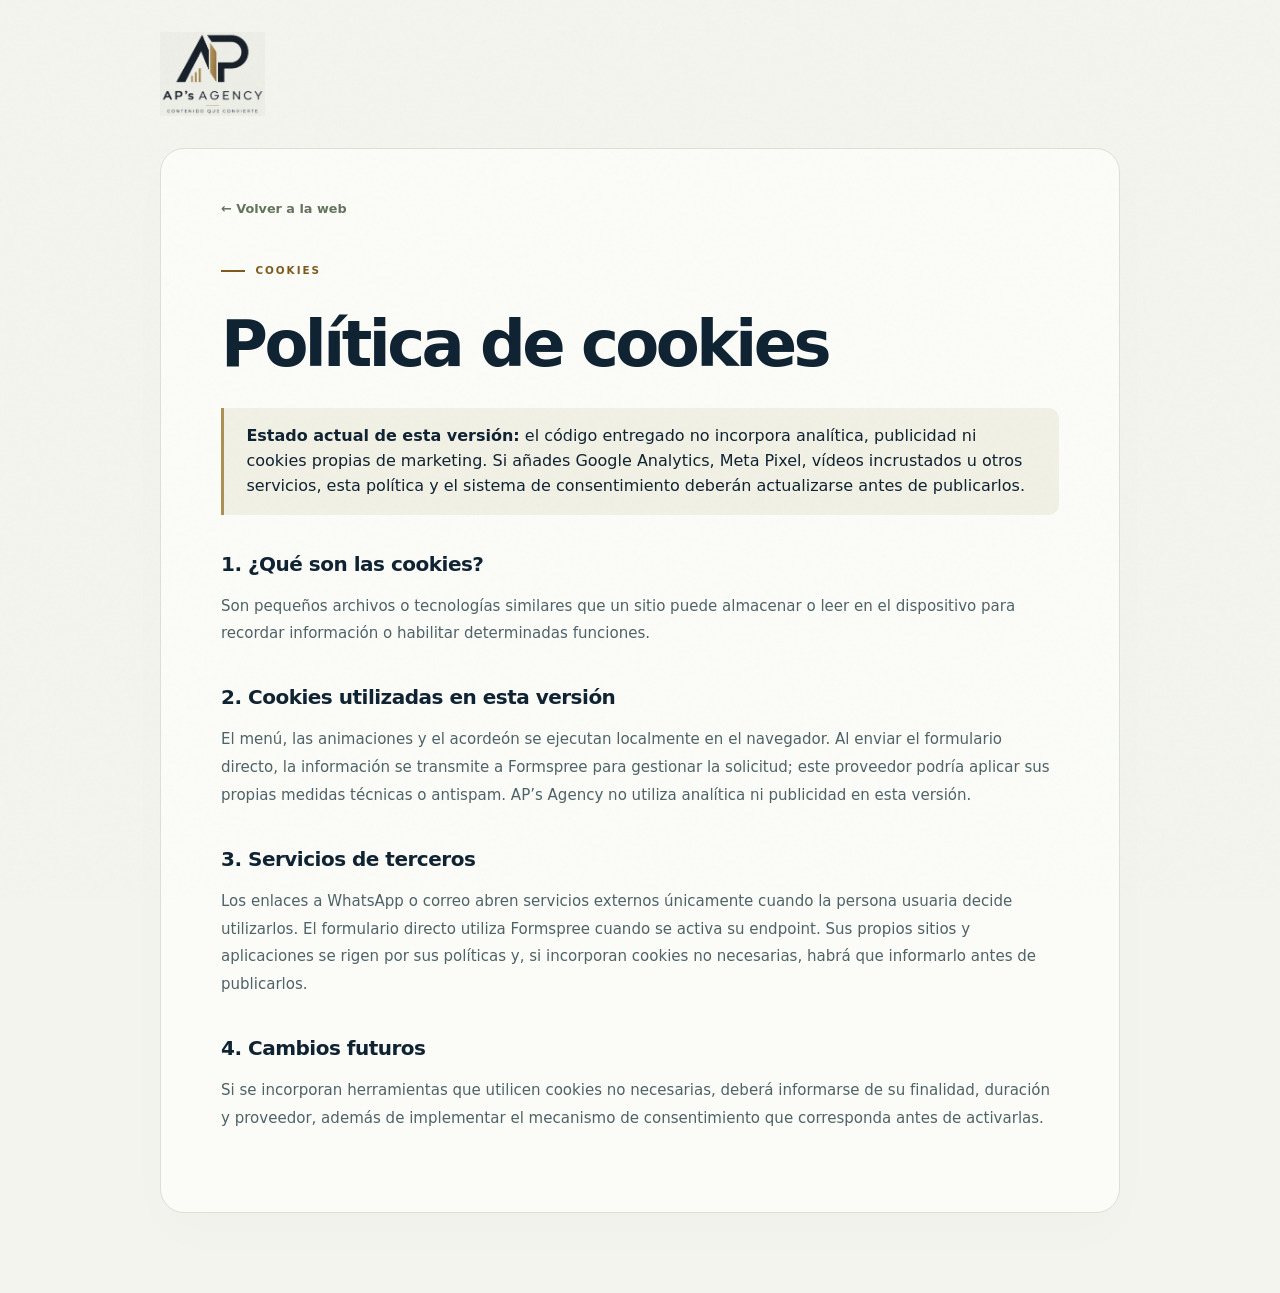
<file: cookies.html>
<!doctype html><html lang="es"><head>
<meta charset="utf-8">
<meta name="viewport" content="width=device-width, initial-scale=1, viewport-fit=cover">
<meta name="theme-color" content="#112a3a">
<title>Política de cookies | AP’s Agency</title>
<meta name="description" content="Información sobre las cookies y los servicios de terceros en esta versión del sitio web de AP’s Agency.">
<meta name="robots" content="noindex, follow">
<link rel="canonical" href="https://apsagency.es/cookies.html">
<meta property="og:type" content="website">
<meta property="og:locale" content="es_ES">
<meta property="og:site_name" content="AP’s Agency">
<meta property="og:title" content="Política de cookies | AP’s Agency">
<meta property="og:description" content="Información sobre las cookies y los servicios de terceros en esta versión del sitio web de AP’s Agency.">
<meta property="og:url" content="https://apsagency.es/cookies.html">
<meta property="og:image" content="https://apsagency.es/assets/compartir-aps-agency.jpg">
<meta property="og:image:width" content="1200">
<meta property="og:image:height" content="630">
<meta property="og:image:type" content="image/jpeg">
<meta property="og:image:alt" content="AP’s Agency — Contenido que convierte">
<meta name="twitter:card" content="summary_large_image">
<meta name="twitter:title" content="Política de cookies | AP’s Agency">
<meta name="twitter:description" content="Información sobre las cookies y los servicios de terceros en esta versión del sitio web de AP’s Agency.">
<meta name="twitter:image" content="https://apsagency.es/assets/compartir-aps-agency.jpg">
<meta name="twitter:image:alt" content="AP’s Agency — Contenido que convierte">
<link rel="icon" type="image/png" sizes="96x96" href="assets/favicon.png">
<link rel="icon" type="image/x-icon" href="assets/favicon.ico">
<link rel="apple-touch-icon" sizes="180x180" href="assets/apple-touch-icon.png">
<link rel="stylesheet" href="styles.css">
<link rel="stylesheet" href="design.css">
<link rel="stylesheet" href="seo.css">

<noscript><style>
.page-loader{display:none!important}body.is-loading{overflow:auto}
.header,.header.scrolled{height:auto;min-height:76px;position:relative;flex-wrap:wrap;padding-block:16px;gap:16px}
.header .menu{display:none}.header nav{position:static;display:flex!important;flex-direction:row;flex-wrap:wrap;opacity:1;visibility:visible;pointer-events:auto;translate:none;max-height:none;box-shadow:none;border:0;gap:12px;padding:0}
.ap-enter.ap-pending{opacity:1;translate:none}
</style></noscript>
</head><body class="legal-page"><header class="legal-header"><a href="index.html"><img src="assets/logo-web.webp" alt="AP's Agency" width="910" height="727" decoding="async"></a></header><main class="legal-content"><a class="back" href="index.html">← Volver a la web</a><span class="eyebrow">COOKIES</span><h1>Política de cookies</h1><div class="legal-notice"><strong>Estado actual de esta versión:</strong> el código entregado no incorpora analítica, publicidad ni cookies propias de marketing. Si añades Google Analytics, Meta Pixel, vídeos incrustados u otros servicios, esta política y el sistema de consentimiento deberán actualizarse antes de publicarlos.</div><h2>1. ¿Qué son las cookies?</h2><p>Son pequeños archivos o tecnologías similares que un sitio puede almacenar o leer en el dispositivo para recordar información o habilitar determinadas funciones.</p><h2>2. Cookies utilizadas en esta versión</h2><p>El menú, las animaciones y el acordeón se ejecutan localmente en el navegador. Al enviar el formulario directo, la información se transmite a Formspree para gestionar la solicitud; este proveedor podría aplicar sus propias medidas técnicas o antispam. AP’s Agency no utiliza analítica ni publicidad en esta versión.</p><h2>3. Servicios de terceros</h2><p>Los enlaces a WhatsApp o correo abren servicios externos únicamente cuando la persona usuaria decide utilizarlos. El formulario directo utiliza Formspree cuando se activa su endpoint. Sus propios sitios y aplicaciones se rigen por sus políticas y, si incorporan cookies no necesarias, habrá que informarlo antes de publicarlos.</p><h2>4. Cambios futuros</h2><p>Si se incorporan herramientas que utilicen cookies no necesarias, deberá informarse de su finalidad, duración y proveedor, además de implementar el mecanismo de consentimiento que corresponda antes de activarlas.</p></main></body></html>
</file>
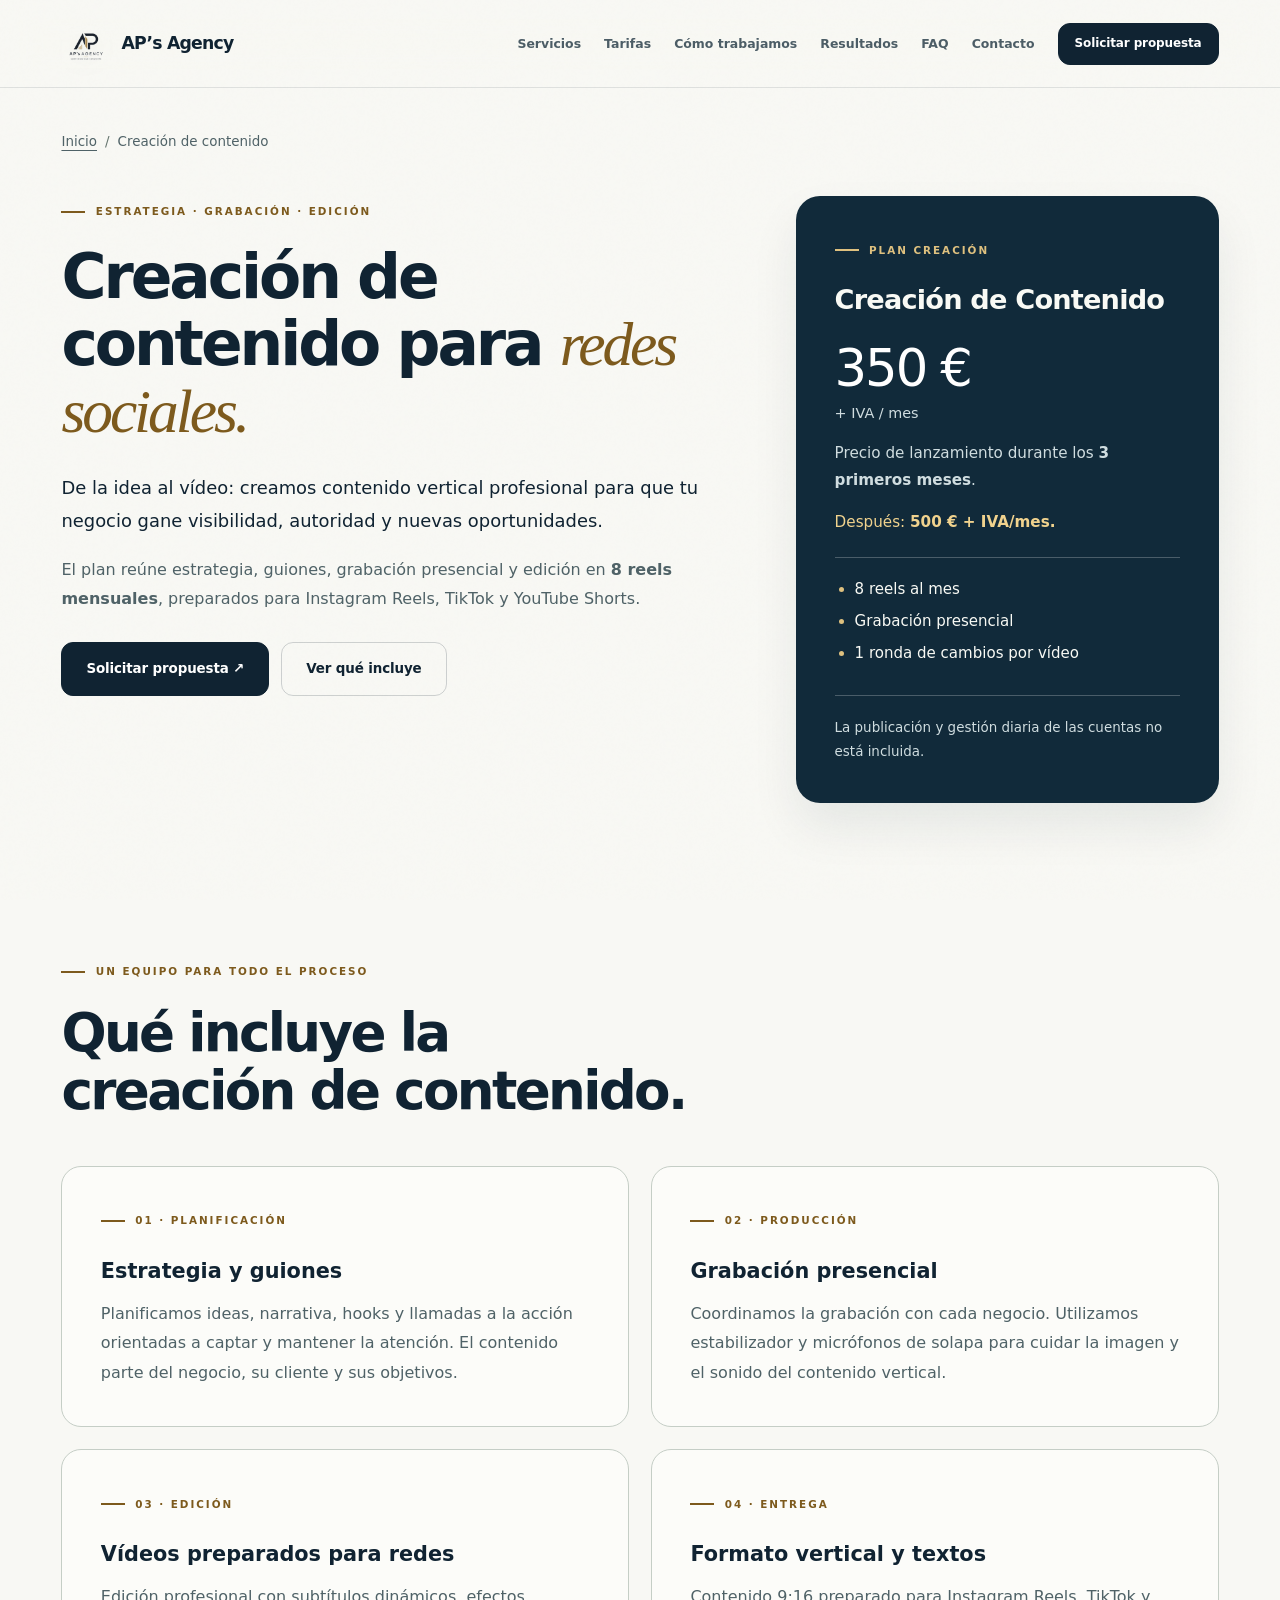
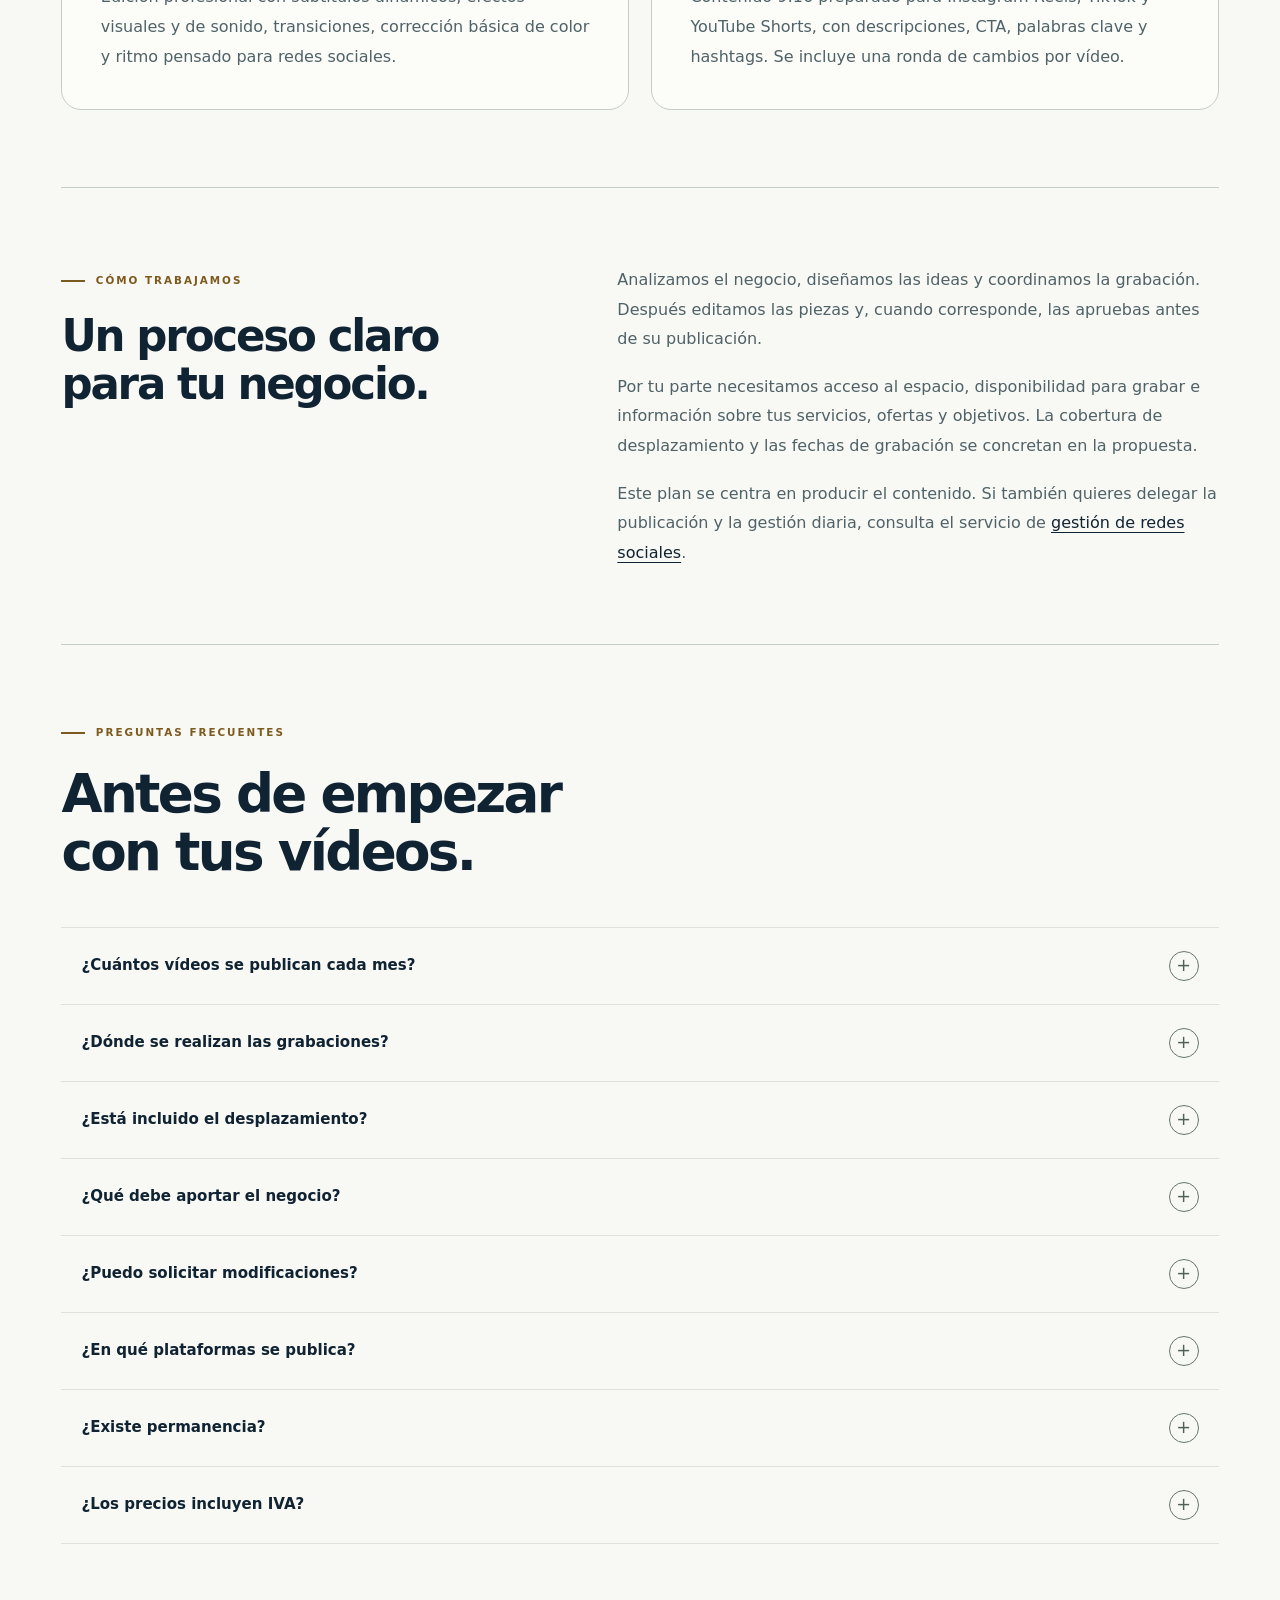
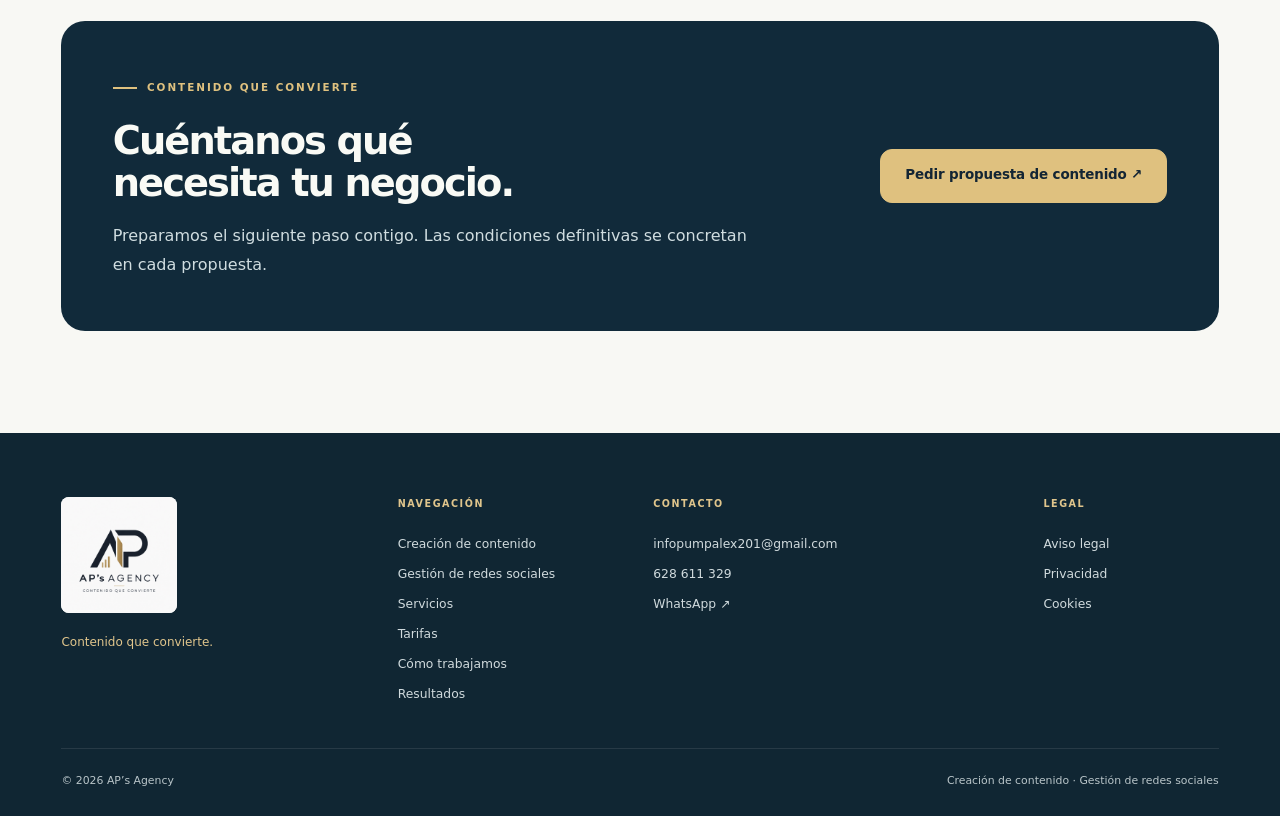
<file: creacion-contenido.html>
<!doctype html>
<html lang="es">
<head>
<meta charset="utf-8">
<meta name="viewport" content="width=device-width, initial-scale=1, viewport-fit=cover">
<meta name="theme-color" content="#112a3a">
<title>Creación de contenido para redes sociales | AP’s Agency</title>
<meta name="description" content="8 reels al mes con estrategia, guiones, grabación presencial y edición profesional. Conoce el plan de creación de contenido para tu negocio.">
<meta name="robots" content="index, follow, max-image-preview:large, max-snippet:-1, max-video-preview:-1">
<link rel="canonical" href="https://apsagency.es/creacion-contenido.html">
<meta property="og:type" content="website">
<meta property="og:locale" content="es_ES">
<meta property="og:site_name" content="AP’s Agency">
<meta property="og:title" content="Creación de contenido para redes sociales | AP’s Agency">
<meta property="og:description" content="8 reels al mes con estrategia, guiones, grabación presencial y edición profesional. Conoce el plan de creación de contenido para tu negocio.">
<meta property="og:url" content="https://apsagency.es/creacion-contenido.html">
<meta property="og:image" content="https://apsagency.es/assets/compartir-aps-agency.jpg">
<meta property="og:image:width" content="1200">
<meta property="og:image:height" content="630">
<meta property="og:image:type" content="image/jpeg">
<meta property="og:image:alt" content="AP’s Agency — Contenido que convierte">
<meta name="twitter:card" content="summary_large_image">
<meta name="twitter:title" content="Creación de contenido para redes sociales | AP’s Agency">
<meta name="twitter:description" content="8 reels al mes con estrategia, guiones, grabación presencial y edición profesional. Conoce el plan de creación de contenido para tu negocio.">
<meta name="twitter:image" content="https://apsagency.es/assets/compartir-aps-agency.jpg">
<meta name="twitter:image:alt" content="AP’s Agency — Contenido que convierte">
<link rel="icon" type="image/png" sizes="96x96" href="assets/favicon.png">
<link rel="icon" type="image/x-icon" href="assets/favicon.ico">
<link rel="apple-touch-icon" sizes="180x180" href="assets/apple-touch-icon.png">
<link rel="stylesheet" href="styles.css">
<link rel="stylesheet" href="design.css">
<link rel="stylesheet" href="seo.css">
<script type="application/ld+json">
{
  "@context": "https://schema.org",
  "@graph": [
    {
      "@type": "Organization",
      "@id": "https://apsagency.es/#agencia",
      "name": "AP’s Agency",
      "url": "https://apsagency.es/",
      "logo": {
        "@type": "ImageObject",
        "url": "https://apsagency.es/assets/logo-organizacion.png",
        "width": 512,
        "height": 512
      },
      "email": "infopumpalex201@gmail.com",
      "telephone": "+34628611329",
      "description": "Creación de contenido y gestión de redes sociales para negocios."
    },
    {
      "@type": "WebSite",
      "@id": "https://apsagency.es/#web",
      "url": "https://apsagency.es/",
      "name": "AP’s Agency",
      "inLanguage": "es-ES",
      "publisher": {
        "@id": "https://apsagency.es/#agencia"
      }
    },
    {
      "@type": "WebPage",
      "@id": "https://apsagency.es/creacion-contenido.html#pagina",
      "url": "https://apsagency.es/creacion-contenido.html",
      "name": "Creación de contenido para redes sociales | AP’s Agency",
      "description": "8 reels al mes con estrategia, guiones, grabación presencial y edición profesional. Conoce el plan de creación de contenido para tu negocio.",
      "inLanguage": "es-ES",
      "isPartOf": {
        "@id": "https://apsagency.es/#web"
      },
      "mainEntity": {
        "@id": "https://apsagency.es/creacion-contenido.html#servicio"
      },
      "breadcrumb": {
        "@id": "https://apsagency.es/creacion-contenido.html#migas"
      }
    },
    {
      "@type": "Service",
      "@id": "https://apsagency.es/creacion-contenido.html#servicio",
      "name": "Creación de contenido para redes sociales",
      "serviceType": "Creación de contenido para redes sociales",
      "description": "Plan de creación de contenido con 8 reels mensuales, planificación, guiones, grabación presencial y edición profesional para Instagram, TikTok y YouTube Shorts.",
      "url": "https://apsagency.es/creacion-contenido.html",
      "provider": {
        "@id": "https://apsagency.es/#agencia"
      },
      "offers": {
        "@type": "Offer",
        "url": "https://apsagency.es/creacion-contenido.html#precio",
        "description": "350 € + IVA/mes durante los 3 primeros meses. Después, 500 € + IVA/mes. La publicación y gestión diaria no están incluidas.",
        "priceSpecification": {
          "@type": "UnitPriceSpecification",
          "price": "350.00",
          "priceCurrency": "EUR",
          "valueAddedTaxIncluded": false,
          "referenceQuantity": {
            "@type": "QuantitativeValue",
            "value": 1,
            "unitCode": "MON"
          }
        }
      }
    },
    {
      "@type": "BreadcrumbList",
      "@id": "https://apsagency.es/creacion-contenido.html#migas",
      "itemListElement": [
        {
          "@type": "ListItem",
          "position": 1,
          "name": "Inicio",
          "item": "https://apsagency.es/"
        },
        {
          "@type": "ListItem",
          "position": 2,
          "name": "Creación de contenido para redes sociales",
          "item": "https://apsagency.es/creacion-contenido.html"
        }
      ]
    }
  ]
}
</script>
<noscript><style>
.page-loader{display:none!important}body.is-loading{overflow:auto}
.header,.header.scrolled{height:auto;min-height:76px;position:relative;flex-wrap:wrap;padding-block:16px;gap:16px}
.header .menu{display:none}.header nav{position:static;display:flex!important;flex-direction:row;flex-wrap:wrap;opacity:1;visibility:visible;pointer-events:auto;translate:none;max-height:none;box-shadow:none;border:0;gap:12px;padding:0}
.ap-enter.ap-pending{opacity:1;translate:none}
</style></noscript>
</head>
<body class="loaded service-page">
<a class="skip-link" href="#contenido">Saltar al contenido</a>
<div class="scroll-progress" aria-hidden="true"></div>
<header class="header"><a class="brand" href="index.html#inicio"><img src="assets/logo-header.webp" alt="" width="160" height="160" decoding="async"><span>AP’s Agency</span></a><button type="button" aria-controls="agency-navigation" class="menu" aria-label="Abrir menú" aria-expanded="false"><span></span><span></span></button><nav id="agency-navigation" aria-label="Navegación principal"><a href="index.html#servicios">Servicios</a><a href="index.html#tarifas">Tarifas</a><a href="index.html#proceso">Cómo trabajamos</a><a href="index.html#resultados">Resultados</a><a href="index.html#faq">FAQ</a><a href="index.html#contacto">Contacto</a><a class="btn small" href="index.html#contacto">Solicitar propuesta</a></nav></header>
<main id="contenido" tabindex="-1">
<nav class="breadcrumbs" aria-label="Ruta de navegación"><ol><li><a href="index.html">Inicio</a></li><li aria-current="page">Creación de contenido</li></ol></nav>
<section class="service-hero" aria-labelledby="service-title">
<div><span class="eyebrow">ESTRATEGIA · GRABACIÓN · EDICIÓN</span><h1 id="service-title">Creación de contenido para <em>redes sociales.</em></h1>
<p class="service-lead">De la idea al vídeo: creamos contenido vertical profesional para que tu negocio gane visibilidad, autoridad y nuevas oportunidades.</p>
<p>El plan reúne estrategia, guiones, grabación presencial y edición en <strong>8 reels mensuales</strong>, preparados para Instagram Reels, TikTok y YouTube Shorts.</p>
<div class="actions"><a class="btn" href="index.html?plan=creacion#contacto">Solicitar propuesta ↗</a><a class="btn ghost" href="#incluye">Ver qué incluye</a></div></div>
<aside class="service-summary" id="precio" aria-labelledby="plan-title"><span class="eyebrow">PLAN CREACIÓN</span><h2 id="plan-title">Creación de Contenido</h2><p class="service-price">350 € <small>+ IVA / mes</small></p><p>Precio de lanzamiento durante los <strong>3 primeros meses</strong>.</p><p class="service-renewal">Después: <strong>500 € + IVA/mes.</strong></p><ul><li>8 reels al mes</li><li>Grabación presencial</li><li>1 ronda de cambios por vídeo</li></ul><p class="service-small">La publicación y gestión diaria de las cuentas no está incluida.</p></aside>
</section>
<section class="service-content" id="incluye" aria-labelledby="incluye-title"><span class="eyebrow">UN EQUIPO PARA TODO EL PROCESO</span><h2 id="incluye-title">Qué incluye la creación de contenido.</h2>
<div class="service-feature-grid">
<article id="estrategia"><span class="eyebrow">01 · PLANIFICACIÓN</span><h3>Estrategia y guiones</h3><p>Planificamos ideas, narrativa, hooks y llamadas a la acción orientadas a captar y mantener la atención. El contenido parte del negocio, su cliente y sus objetivos.</p></article>
<article id="grabacion"><span class="eyebrow">02 · PRODUCCIÓN</span><h3>Grabación presencial</h3><p>Coordinamos la grabación con cada negocio. Utilizamos estabilizador y micrófonos de solapa para cuidar la imagen y el sonido del contenido vertical.</p></article>
<article id="edicion"><span class="eyebrow">03 · EDICIÓN</span><h3>Vídeos preparados para redes</h3><p>Edición profesional con subtítulos dinámicos, efectos visuales y de sonido, transiciones, corrección básica de color y ritmo pensado para redes sociales.</p></article>
<article id="entrega"><span class="eyebrow">04 · ENTREGA</span><h3>Formato vertical y textos</h3><p>Contenido 9:16 preparado para Instagram Reels, TikTok y YouTube Shorts, con descripciones, CTA, palabras clave y hashtags. Se incluye una ronda de cambios por vídeo.</p></article>
</div></section>
<section class="service-explainer" aria-labelledby="organizacion-title"><div><span class="eyebrow">CÓMO TRABAJAMOS</span><h2 id="organizacion-title">Un proceso claro para tu negocio.</h2></div><div><p>Analizamos el negocio, diseñamos las ideas y coordinamos la grabación. Después editamos las piezas y, cuando corresponde, las apruebas antes de su publicación.</p><p>Por tu parte necesitamos acceso al espacio, disponibilidad para grabar e información sobre tus servicios, ofertas y objetivos. La cobertura de desplazamiento y las fechas de grabación se concretan en la propuesta.</p><p>Este plan se centra en producir el contenido. Si también quieres delegar la publicación y la gestión diaria, consulta el servicio de <a href="gestion-redes-sociales.html">gestión de redes sociales</a>.</p></div></section>
<section class="service-faq" aria-labelledby="faq-title"><span class="eyebrow">PREGUNTAS FRECUENTES</span><h2 id="faq-title">Antes de empezar con tus vídeos.</h2><div class="faq"><details><summary>¿Cuántos vídeos se publican cada mes?</summary><p>El plan incluye 8 reels mensuales. Gestión Total añade 12 stories mensuales.</p></details>
<details><summary>¿Dónde se realizan las grabaciones?</summary><p>La grabación es presencial y se coordina con cada negocio.</p></details>
<details><summary>¿Está incluido el desplazamiento?</summary><p>La cobertura de desplazamiento se concreta en la propuesta.</p></details>
<details><summary>¿Qué debe aportar el negocio?</summary><p>Acceso al espacio, disponibilidad para grabación y la información necesaria sobre sus servicios, ofertas y objetivos.</p></details>
<details><summary>¿Puedo solicitar modificaciones?</summary><p>Sí. Se incluye una ronda de cambios por vídeo.</p></details>
<details><summary>¿En qué plataformas se publica?</summary><p>El contenido se prepara para Instagram Reels, TikTok y YouTube Shorts. La publicación está incluida en Gestión Total.</p></details>
<details><summary>¿Existe permanencia?</summary><p>Las condiciones de permanencia y cancelación se detallan en el contrato acordado.</p></details>
<details><summary>¿Los precios incluyen IVA?</summary><p>No. Todos los precios mostrados son sin IVA.</p></details></div></section>
<section class="service-cta" aria-labelledby="cta-title"><div><span class="eyebrow">CONTENIDO QUE CONVIERTE</span><h2 id="cta-title">Cuéntanos qué necesita tu negocio.</h2><p>Preparamos el siguiente paso contigo. Las condiciones definitivas se concretan en cada propuesta.</p></div><a class="btn gold" href="index.html?plan=creacion#contacto">Pedir propuesta de contenido ↗</a></section>
</main>
<footer><div class="footer-main"><div class="footer-brand"><img src="assets/logo-footer.webp" alt="AP's Agency" width="320" height="320" loading="lazy" decoding="async"><p>Contenido que convierte.</p></div><div><small>NAVEGACIÓN</small><a href="creacion-contenido.html">Creación de contenido</a><a href="gestion-redes-sociales.html">Gestión de redes sociales</a><a href="index.html#servicios">Servicios</a><a href="index.html#tarifas">Tarifas</a><a href="index.html#proceso">Cómo trabajamos</a><a href="index.html#resultados">Resultados</a></div><div><small>CONTACTO</small><a href="mailto:infopumpalex201@gmail.com">infopumpalex201@gmail.com</a><a href="tel:+34628611329">628 611 329</a><a href="https://wa.me/34628611329">WhatsApp ↗</a></div><div><small>LEGAL</small><a href="aviso-legal.html">Aviso legal</a><a href="privacidad.html">Privacidad</a><a href="cookies.html">Cookies</a></div></div><div class="footer-bottom"><span>© <span id="year">2026</span> AP’s Agency</span><span>Creación de contenido · Gestión de redes sociales</span></div></footer>
<script src="script.js"></script>
<script src="design.js"></script>
</body></html>
</file>
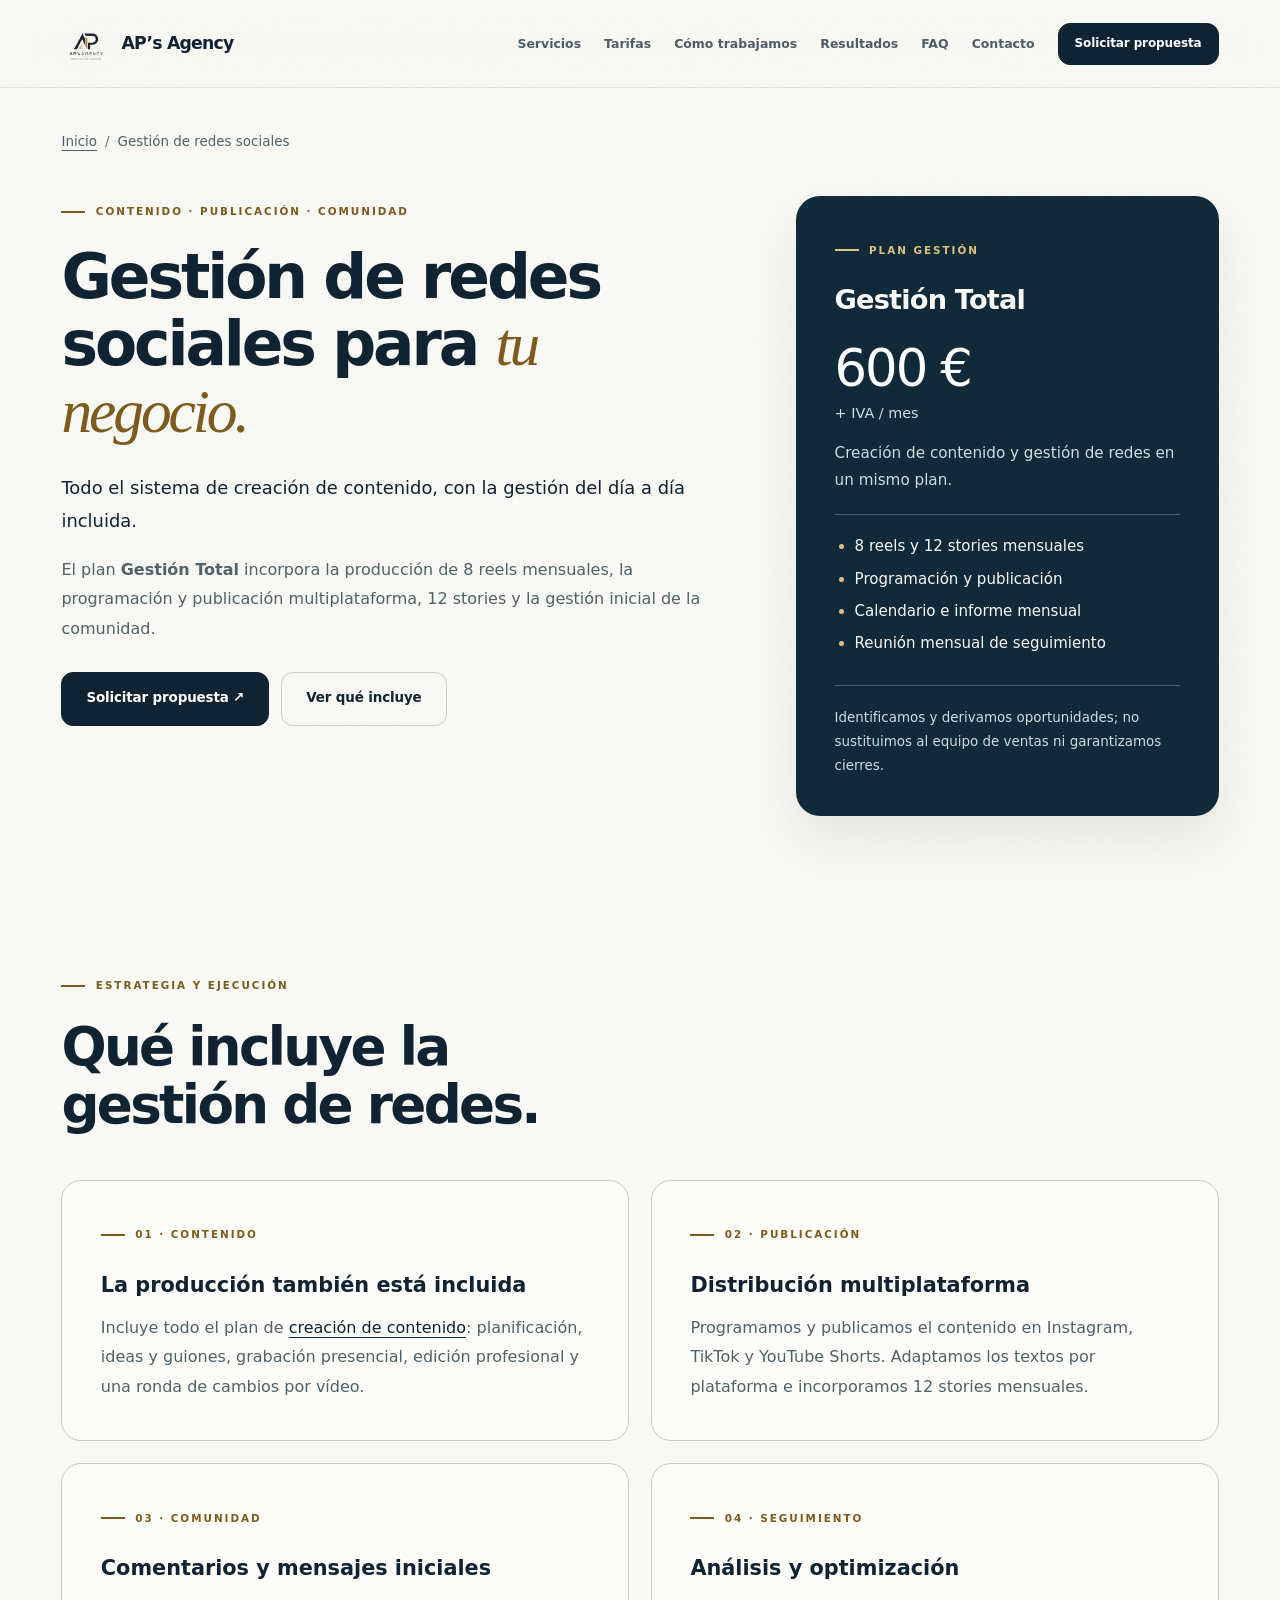
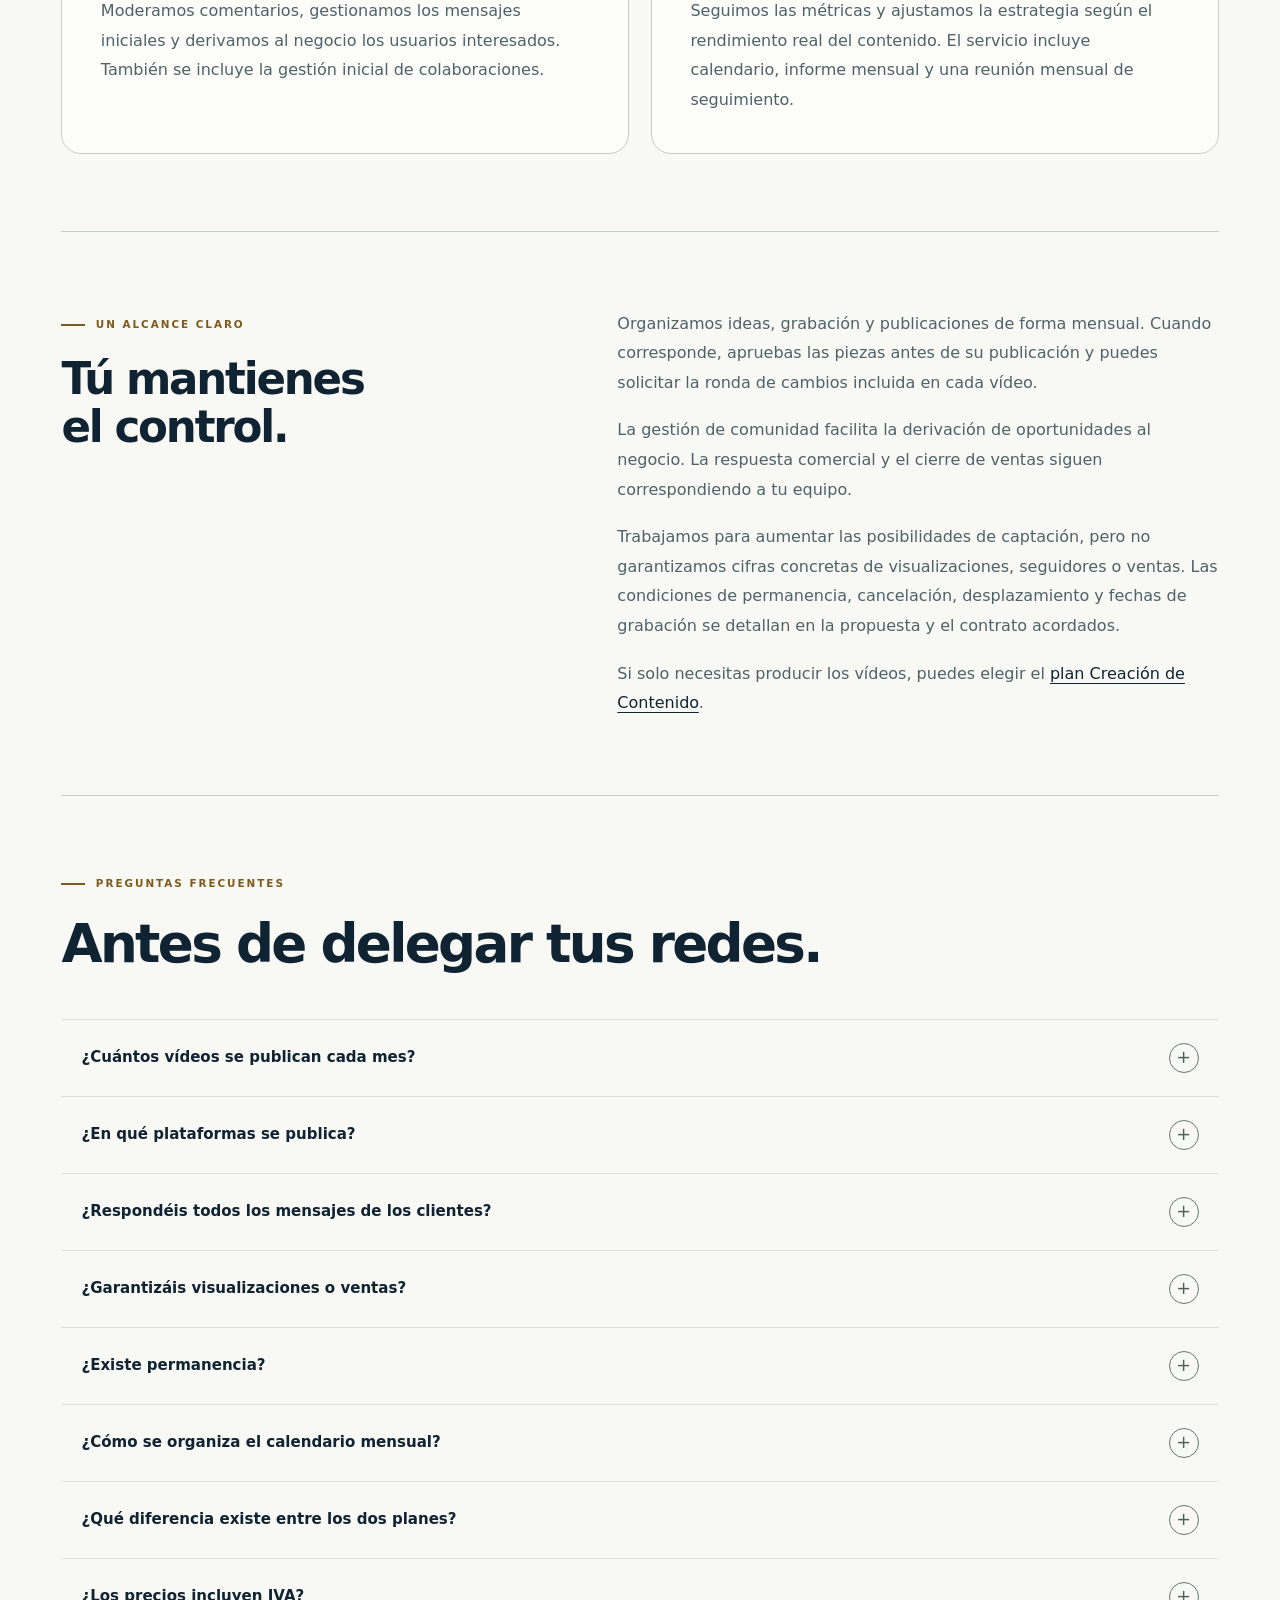
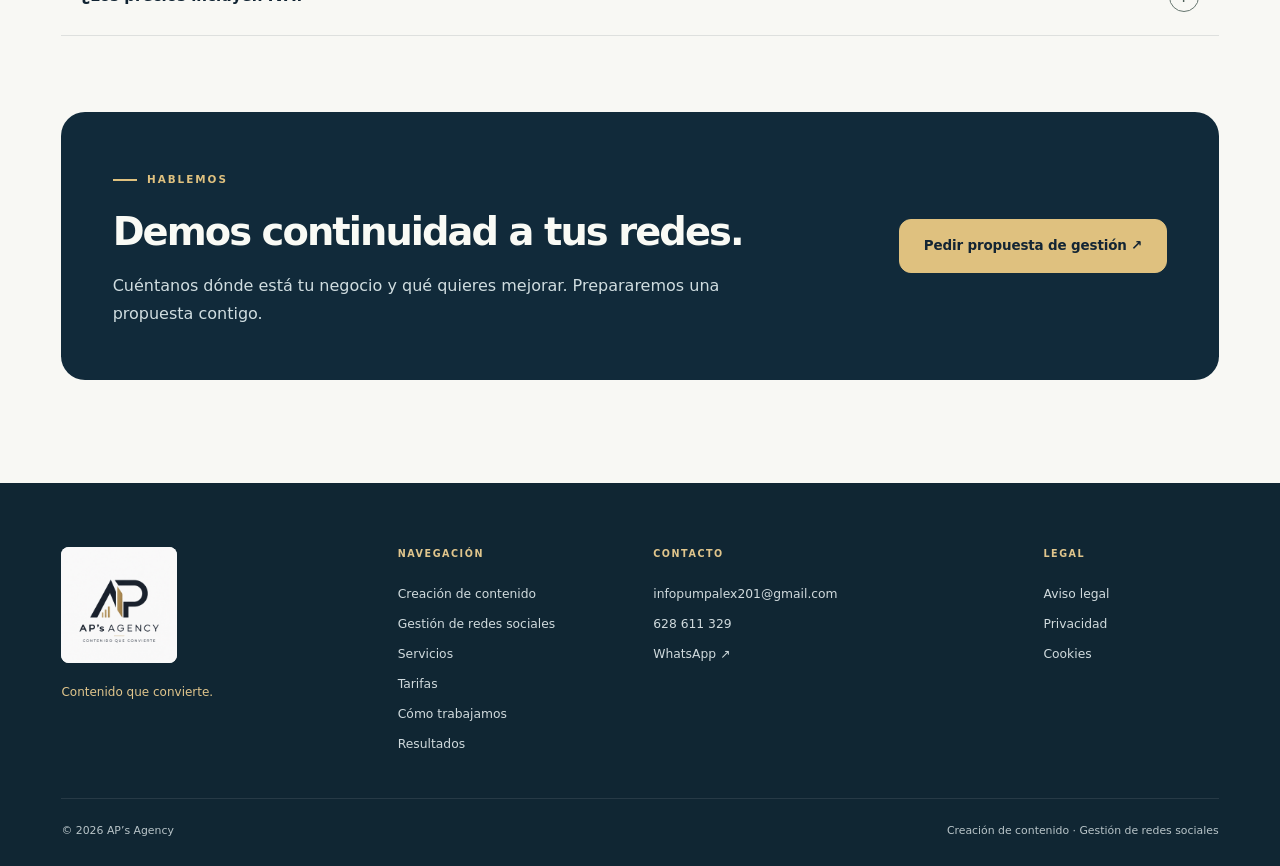
<file: gestion-redes-sociales.html>
<!doctype html>
<html lang="es">
<head>
<meta charset="utf-8">
<meta name="viewport" content="width=device-width, initial-scale=1, viewport-fit=cover">
<meta name="theme-color" content="#112a3a">
<title>Gestión de redes sociales para negocios | AP’s Agency</title>
<meta name="description" content="Contenido, publicación y gestión de redes sociales: 8 reels, 12 stories y seguimiento mensual. Descubre el plan Gestión Total de AP’s Agency.">
<meta name="robots" content="index, follow, max-image-preview:large, max-snippet:-1, max-video-preview:-1">
<link rel="canonical" href="https://apsagency.es/gestion-redes-sociales.html">
<meta property="og:type" content="website">
<meta property="og:locale" content="es_ES">
<meta property="og:site_name" content="AP’s Agency">
<meta property="og:title" content="Gestión de redes sociales para negocios | AP’s Agency">
<meta property="og:description" content="Contenido, publicación y gestión de redes sociales: 8 reels, 12 stories y seguimiento mensual. Descubre el plan Gestión Total de AP’s Agency.">
<meta property="og:url" content="https://apsagency.es/gestion-redes-sociales.html">
<meta property="og:image" content="https://apsagency.es/assets/compartir-aps-agency.jpg">
<meta property="og:image:width" content="1200">
<meta property="og:image:height" content="630">
<meta property="og:image:type" content="image/jpeg">
<meta property="og:image:alt" content="AP’s Agency — Contenido que convierte">
<meta name="twitter:card" content="summary_large_image">
<meta name="twitter:title" content="Gestión de redes sociales para negocios | AP’s Agency">
<meta name="twitter:description" content="Contenido, publicación y gestión de redes sociales: 8 reels, 12 stories y seguimiento mensual. Descubre el plan Gestión Total de AP’s Agency.">
<meta name="twitter:image" content="https://apsagency.es/assets/compartir-aps-agency.jpg">
<meta name="twitter:image:alt" content="AP’s Agency — Contenido que convierte">
<link rel="icon" type="image/png" sizes="96x96" href="assets/favicon.png">
<link rel="icon" type="image/x-icon" href="assets/favicon.ico">
<link rel="apple-touch-icon" sizes="180x180" href="assets/apple-touch-icon.png">
<link rel="stylesheet" href="styles.css">
<link rel="stylesheet" href="design.css">
<link rel="stylesheet" href="seo.css">
<script type="application/ld+json">
{
  "@context": "https://schema.org",
  "@graph": [
    {
      "@type": "Organization",
      "@id": "https://apsagency.es/#agencia",
      "name": "AP’s Agency",
      "url": "https://apsagency.es/",
      "logo": {
        "@type": "ImageObject",
        "url": "https://apsagency.es/assets/logo-organizacion.png",
        "width": 512,
        "height": 512
      },
      "email": "infopumpalex201@gmail.com",
      "telephone": "+34628611329",
      "description": "Creación de contenido y gestión de redes sociales para negocios."
    },
    {
      "@type": "WebSite",
      "@id": "https://apsagency.es/#web",
      "url": "https://apsagency.es/",
      "name": "AP’s Agency",
      "inLanguage": "es-ES",
      "publisher": {
        "@id": "https://apsagency.es/#agencia"
      }
    },
    {
      "@type": "WebPage",
      "@id": "https://apsagency.es/gestion-redes-sociales.html#pagina",
      "url": "https://apsagency.es/gestion-redes-sociales.html",
      "name": "Gestión de redes sociales para negocios | AP’s Agency",
      "description": "Contenido, publicación y gestión de redes sociales: 8 reels, 12 stories y seguimiento mensual. Descubre el plan Gestión Total de AP’s Agency.",
      "inLanguage": "es-ES",
      "isPartOf": {
        "@id": "https://apsagency.es/#web"
      },
      "mainEntity": {
        "@id": "https://apsagency.es/gestion-redes-sociales.html#servicio"
      },
      "breadcrumb": {
        "@id": "https://apsagency.es/gestion-redes-sociales.html#migas"
      }
    },
    {
      "@type": "Service",
      "@id": "https://apsagency.es/gestion-redes-sociales.html#servicio",
      "name": "Gestión de redes sociales — Gestión Total",
      "serviceType": "Gestión de redes sociales — Gestión Total",
      "description": "Servicio de gestión de redes sociales con 8 reels, 12 stories mensuales, programación y publicación multiplataforma, gestión inicial de comunidad y seguimiento mensual.",
      "url": "https://apsagency.es/gestion-redes-sociales.html",
      "provider": {
        "@id": "https://apsagency.es/#agencia"
      },
      "offers": {
        "@type": "Offer",
        "url": "https://apsagency.es/gestion-redes-sociales.html#precio",
        "description": "600 € + IVA/mes. Incluye el plan de Creación de Contenido y la gestión diaria descrita en la propuesta.",
        "priceSpecification": {
          "@type": "UnitPriceSpecification",
          "price": "600.00",
          "priceCurrency": "EUR",
          "valueAddedTaxIncluded": false,
          "referenceQuantity": {
            "@type": "QuantitativeValue",
            "value": 1,
            "unitCode": "MON"
          }
        }
      }
    },
    {
      "@type": "BreadcrumbList",
      "@id": "https://apsagency.es/gestion-redes-sociales.html#migas",
      "itemListElement": [
        {
          "@type": "ListItem",
          "position": 1,
          "name": "Inicio",
          "item": "https://apsagency.es/"
        },
        {
          "@type": "ListItem",
          "position": 2,
          "name": "Gestión de redes sociales — Gestión Total",
          "item": "https://apsagency.es/gestion-redes-sociales.html"
        }
      ]
    }
  ]
}
</script>
<noscript><style>
.page-loader{display:none!important}body.is-loading{overflow:auto}
.header,.header.scrolled{height:auto;min-height:76px;position:relative;flex-wrap:wrap;padding-block:16px;gap:16px}
.header .menu{display:none}.header nav{position:static;display:flex!important;flex-direction:row;flex-wrap:wrap;opacity:1;visibility:visible;pointer-events:auto;translate:none;max-height:none;box-shadow:none;border:0;gap:12px;padding:0}
.ap-enter.ap-pending{opacity:1;translate:none}
</style></noscript>
</head>
<body class="loaded service-page">
<a class="skip-link" href="#contenido">Saltar al contenido</a>
<div class="scroll-progress" aria-hidden="true"></div>
<header class="header"><a class="brand" href="index.html#inicio"><img src="assets/logo-header.webp" alt="" width="160" height="160" decoding="async"><span>AP’s Agency</span></a><button type="button" aria-controls="agency-navigation" class="menu" aria-label="Abrir menú" aria-expanded="false"><span></span><span></span></button><nav id="agency-navigation" aria-label="Navegación principal"><a href="index.html#servicios">Servicios</a><a href="index.html#tarifas">Tarifas</a><a href="index.html#proceso">Cómo trabajamos</a><a href="index.html#resultados">Resultados</a><a href="index.html#faq">FAQ</a><a href="index.html#contacto">Contacto</a><a class="btn small" href="index.html#contacto">Solicitar propuesta</a></nav></header>
<main id="contenido" tabindex="-1">
<nav class="breadcrumbs" aria-label="Ruta de navegación"><ol><li><a href="index.html">Inicio</a></li><li aria-current="page">Gestión de redes sociales</li></ol></nav>
<section class="service-hero" aria-labelledby="service-title">
<div><span class="eyebrow">CONTENIDO · PUBLICACIÓN · COMUNIDAD</span><h1 id="service-title">Gestión de redes sociales para <em>tu negocio.</em></h1>
<p class="service-lead">Todo el sistema de creación de contenido, con la gestión del día a día incluida.</p>
<p>El plan <strong>Gestión Total</strong> incorpora la producción de 8 reels mensuales, la programación y publicación multiplataforma, 12 stories y la gestión inicial de la comunidad.</p>
<div class="actions"><a class="btn" href="index.html?plan=gestion#contacto">Solicitar propuesta ↗</a><a class="btn ghost" href="#incluye">Ver qué incluye</a></div></div>
<aside class="service-summary" id="precio" aria-labelledby="plan-title"><span class="eyebrow">PLAN GESTIÓN</span><h2 id="plan-title">Gestión Total</h2><p class="service-price">600 € <small>+ IVA / mes</small></p><p>Creación de contenido y gestión de redes en un mismo plan.</p><ul><li>8 reels y 12 stories mensuales</li><li>Programación y publicación</li><li>Calendario e informe mensual</li><li>Reunión mensual de seguimiento</li></ul><p class="service-small">Identificamos y derivamos oportunidades; no sustituimos al equipo de ventas ni garantizamos cierres.</p></aside>
</section>
<section class="service-content" id="incluye" aria-labelledby="incluye-title"><span class="eyebrow">ESTRATEGIA Y EJECUCIÓN</span><h2 id="incluye-title">Qué incluye la gestión de redes.</h2>
<div class="service-feature-grid">
<article id="produccion"><span class="eyebrow">01 · CONTENIDO</span><h3>La producción también está incluida</h3><p>Incluye todo el plan de <a href="creacion-contenido.html">creación de contenido</a>: planificación, ideas y guiones, grabación presencial, edición profesional y una ronda de cambios por vídeo.</p></article>
<article id="publicacion"><span class="eyebrow">02 · PUBLICACIÓN</span><h3>Distribución multiplataforma</h3><p>Programamos y publicamos el contenido en Instagram, TikTok y YouTube Shorts. Adaptamos los textos por plataforma e incorporamos 12 stories mensuales.</p></article>
<article id="comunidad"><span class="eyebrow">03 · COMUNIDAD</span><h3>Comentarios y mensajes iniciales</h3><p>Moderamos comentarios, gestionamos los mensajes iniciales y derivamos al negocio los usuarios interesados. También se incluye la gestión inicial de colaboraciones.</p></article>
<article id="analisis"><span class="eyebrow">04 · SEGUIMIENTO</span><h3>Análisis y optimización</h3><p>Seguimos las métricas y ajustamos la estrategia según el rendimiento real del contenido. El servicio incluye calendario, informe mensual y una reunión mensual de seguimiento.</p></article>
</div></section>
<section class="service-explainer" aria-labelledby="alcance-title"><div><span class="eyebrow">UN ALCANCE CLARO</span><h2 id="alcance-title">Tú mantienes el control.</h2></div><div><p>Organizamos ideas, grabación y publicaciones de forma mensual. Cuando corresponde, apruebas las piezas antes de su publicación y puedes solicitar la ronda de cambios incluida en cada vídeo.</p><p>La gestión de comunidad facilita la derivación de oportunidades al negocio. La respuesta comercial y el cierre de ventas siguen correspondiendo a tu equipo.</p><p>Trabajamos para aumentar las posibilidades de captación, pero no garantizamos cifras concretas de visualizaciones, seguidores o ventas. Las condiciones de permanencia, cancelación, desplazamiento y fechas de grabación se detallan en la propuesta y el contrato acordados.</p><p>Si solo necesitas producir los vídeos, puedes elegir el <a href="creacion-contenido.html">plan Creación de Contenido</a>.</p></div></section>
<section class="service-faq" aria-labelledby="faq-title"><span class="eyebrow">PREGUNTAS FRECUENTES</span><h2 id="faq-title">Antes de delegar tus redes.</h2><div class="faq"><details><summary>¿Cuántos vídeos se publican cada mes?</summary><p>El plan incluye 8 reels mensuales. Gestión Total añade 12 stories mensuales.</p></details>
<details><summary>¿En qué plataformas se publica?</summary><p>El contenido se prepara para Instagram Reels, TikTok y YouTube Shorts. La publicación está incluida en Gestión Total.</p></details>
<details><summary>¿Respondéis todos los mensajes de los clientes?</summary><p>Gestión Total incluye gestión inicial de mensajes y derivación de oportunidades; no sustituimos al equipo comercial.</p></details>
<details><summary>¿Garantizáis visualizaciones o ventas?</summary><p>No. Trabajamos para aumentar las posibilidades de captación, pero no garantizamos cifras concretas de visualizaciones, seguidores o ventas.</p></details>
<details><summary>¿Existe permanencia?</summary><p>Las condiciones de permanencia y cancelación se detallan en el contrato acordado.</p></details>
<details><summary>¿Cómo se organiza el calendario mensual?</summary><p>Planificamos ideas, grabación y publicaciones de forma mensual.</p></details>
<details><summary>¿Qué diferencia existe entre los dos planes?</summary><p>Creación de Contenido produce 8 reels; Gestión Total añade publicación, gestión de redes, stories, comunidad, seguimiento e informe mensual.</p></details>
<details><summary>¿Los precios incluyen IVA?</summary><p>No. Todos los precios mostrados son sin IVA.</p></details></div></section>
<section class="service-cta" aria-labelledby="cta-title"><div><span class="eyebrow">HABLEMOS</span><h2 id="cta-title">Demos continuidad a tus redes.</h2><p>Cuéntanos dónde está tu negocio y qué quieres mejorar. Prepararemos una propuesta contigo.</p></div><a class="btn gold" href="index.html?plan=gestion#contacto">Pedir propuesta de gestión ↗</a></section>
</main>
<footer><div class="footer-main"><div class="footer-brand"><img src="assets/logo-footer.webp" alt="AP's Agency" width="320" height="320" loading="lazy" decoding="async"><p>Contenido que convierte.</p></div><div><small>NAVEGACIÓN</small><a href="creacion-contenido.html">Creación de contenido</a><a href="gestion-redes-sociales.html">Gestión de redes sociales</a><a href="index.html#servicios">Servicios</a><a href="index.html#tarifas">Tarifas</a><a href="index.html#proceso">Cómo trabajamos</a><a href="index.html#resultados">Resultados</a></div><div><small>CONTACTO</small><a href="mailto:infopumpalex201@gmail.com">infopumpalex201@gmail.com</a><a href="tel:+34628611329">628 611 329</a><a href="https://wa.me/34628611329">WhatsApp ↗</a></div><div><small>LEGAL</small><a href="aviso-legal.html">Aviso legal</a><a href="privacidad.html">Privacidad</a><a href="cookies.html">Cookies</a></div></div><div class="footer-bottom"><span>© <span id="year">2026</span> AP’s Agency</span><span>Creación de contenido · Gestión de redes sociales</span></div></footer>
<script src="script.js"></script>
<script src="design.js"></script>
</body></html>
</file>
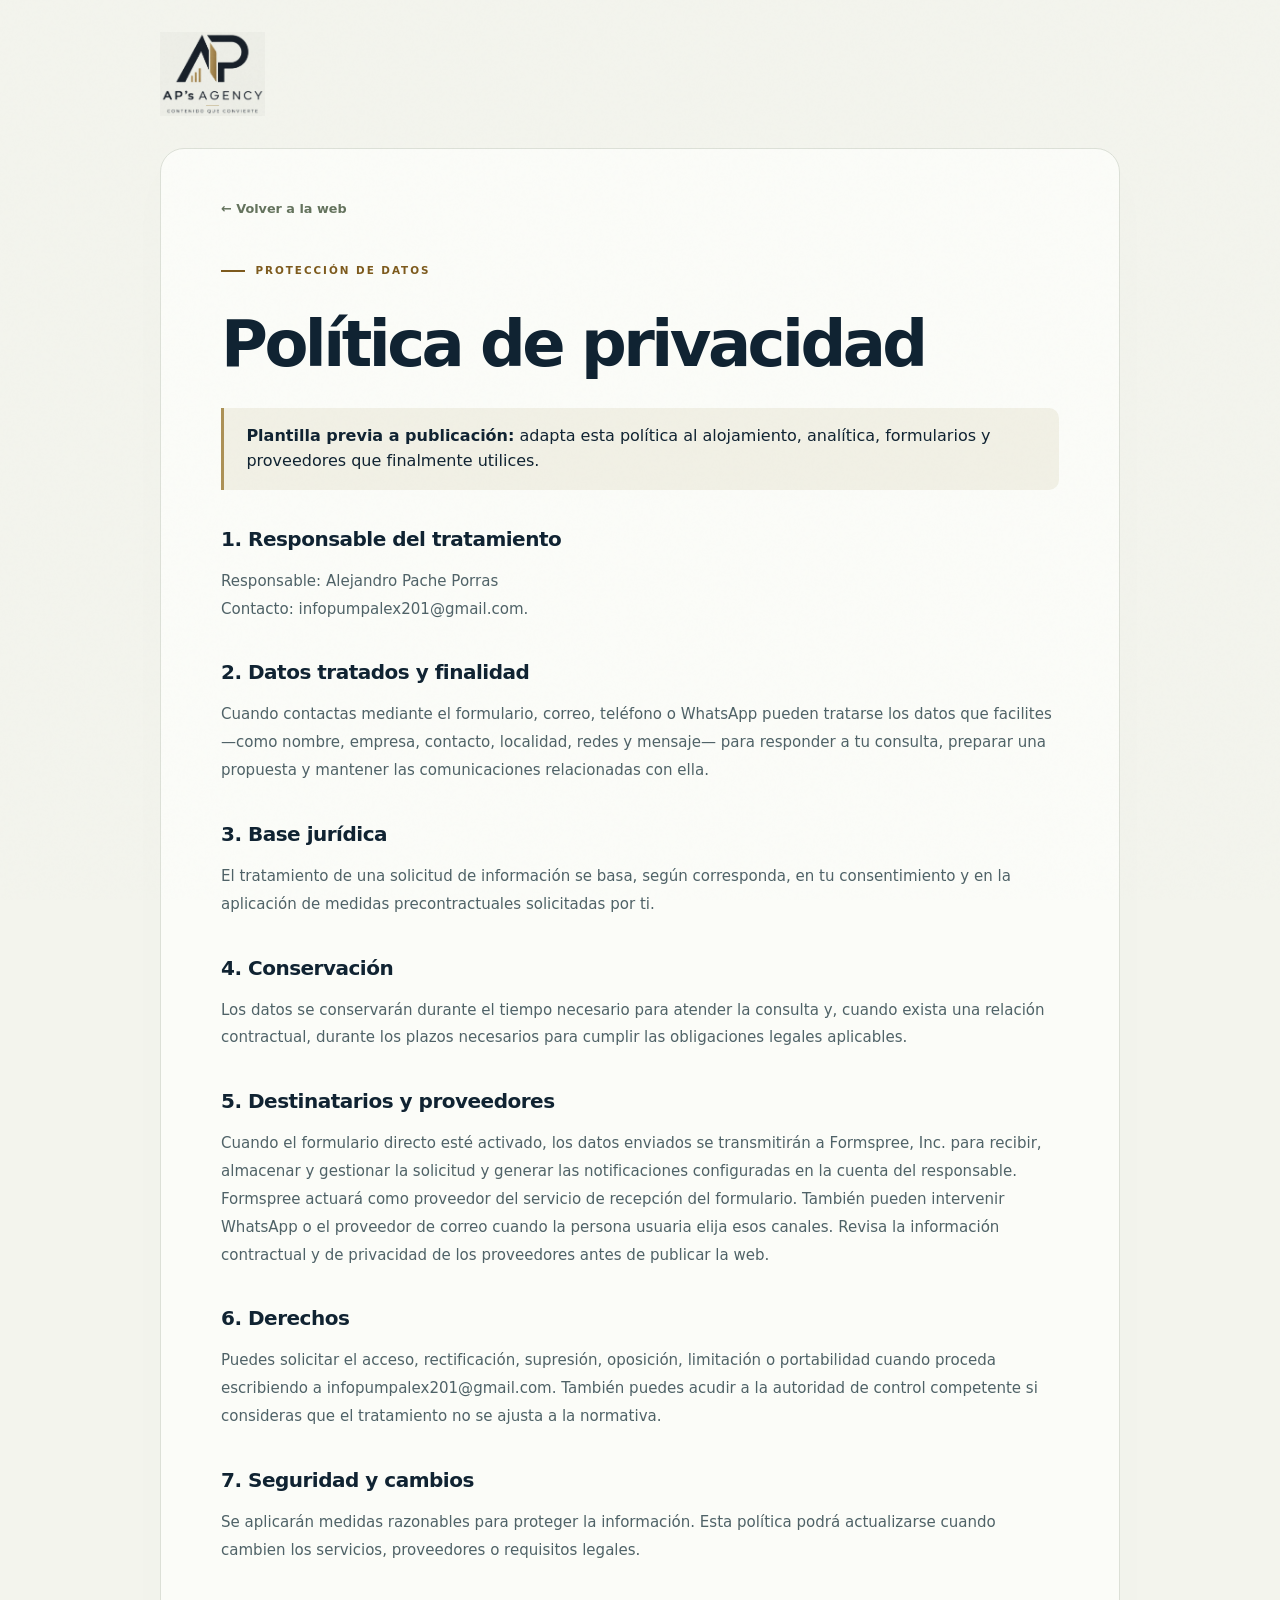
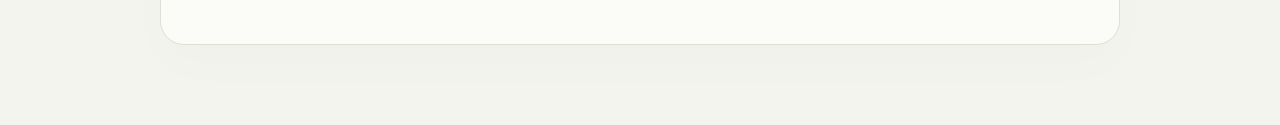
<file: privacidad.html>
<!doctype html><html lang="es"><head>
<meta charset="utf-8">
<meta name="viewport" content="width=device-width, initial-scale=1, viewport-fit=cover">
<meta name="theme-color" content="#112a3a">
<title>Política de privacidad | AP’s Agency</title>
<meta name="description" content="Consulta cómo AP’s Agency trata tus datos de contacto, con qué finalidad y cómo puedes ejercer tus derechos de protección de datos.">
<meta name="robots" content="noindex, follow">
<link rel="canonical" href="https://apsagency.es/privacidad.html">
<meta property="og:type" content="website">
<meta property="og:locale" content="es_ES">
<meta property="og:site_name" content="AP’s Agency">
<meta property="og:title" content="Política de privacidad | AP’s Agency">
<meta property="og:description" content="Consulta cómo AP’s Agency trata tus datos de contacto, con qué finalidad y cómo puedes ejercer tus derechos de protección de datos.">
<meta property="og:url" content="https://apsagency.es/privacidad.html">
<meta property="og:image" content="https://apsagency.es/assets/compartir-aps-agency.jpg">
<meta property="og:image:width" content="1200">
<meta property="og:image:height" content="630">
<meta property="og:image:type" content="image/jpeg">
<meta property="og:image:alt" content="AP’s Agency — Contenido que convierte">
<meta name="twitter:card" content="summary_large_image">
<meta name="twitter:title" content="Política de privacidad | AP’s Agency">
<meta name="twitter:description" content="Consulta cómo AP’s Agency trata tus datos de contacto, con qué finalidad y cómo puedes ejercer tus derechos de protección de datos.">
<meta name="twitter:image" content="https://apsagency.es/assets/compartir-aps-agency.jpg">
<meta name="twitter:image:alt" content="AP’s Agency — Contenido que convierte">
<link rel="icon" type="image/png" sizes="96x96" href="assets/favicon.png">
<link rel="icon" type="image/x-icon" href="assets/favicon.ico">
<link rel="apple-touch-icon" sizes="180x180" href="assets/apple-touch-icon.png">
<link rel="stylesheet" href="styles.css">
<link rel="stylesheet" href="design.css">
<link rel="stylesheet" href="seo.css">

<noscript><style>
.page-loader{display:none!important}body.is-loading{overflow:auto}
.header,.header.scrolled{height:auto;min-height:76px;position:relative;flex-wrap:wrap;padding-block:16px;gap:16px}
.header .menu{display:none}.header nav{position:static;display:flex!important;flex-direction:row;flex-wrap:wrap;opacity:1;visibility:visible;pointer-events:auto;translate:none;max-height:none;box-shadow:none;border:0;gap:12px;padding:0}
.ap-enter.ap-pending{opacity:1;translate:none}
</style></noscript>
</head><body class="legal-page"><header class="legal-header"><a href="index.html"><img src="assets/logo-web.webp" alt="AP's Agency" width="910" height="727" decoding="async"></a></header><main class="legal-content"><a class="back" href="index.html">← Volver a la web</a><span class="eyebrow">PROTECCIÓN DE DATOS</span><h1>Política de privacidad</h1><div class="legal-notice"><strong>Plantilla previa a publicación:</strong> adapta esta política al alojamiento, analítica, formularios y proveedores que finalmente utilices.</div><h2>1. Responsable del tratamiento</h2><p>Responsable: Alejandro Pache Porras<br>Contacto: infopumpalex201@gmail.com.</p><h2>2. Datos tratados y finalidad</h2><p>Cuando contactas mediante el formulario, correo, teléfono o WhatsApp pueden tratarse los datos que facilites —como nombre, empresa, contacto, localidad, redes y mensaje— para responder a tu consulta, preparar una propuesta y mantener las comunicaciones relacionadas con ella.</p><h2>3. Base jurídica</h2><p>El tratamiento de una solicitud de información se basa, según corresponda, en tu consentimiento y en la aplicación de medidas precontractuales solicitadas por ti.</p><h2>4. Conservación</h2><p>Los datos se conservarán durante el tiempo necesario para atender la consulta y, cuando exista una relación contractual, durante los plazos necesarios para cumplir las obligaciones legales aplicables.</p><h2>5. Destinatarios y proveedores</h2><p>Cuando el formulario directo esté activado, los datos enviados se transmitirán a Formspree, Inc. para recibir, almacenar y gestionar la solicitud y generar las notificaciones configuradas en la cuenta del responsable. Formspree actuará como proveedor del servicio de recepción del formulario. También pueden intervenir WhatsApp o el proveedor de correo cuando la persona usuaria elija esos canales. Revisa la información contractual y de privacidad de los proveedores antes de publicar la web.</p><h2>6. Derechos</h2><p>Puedes solicitar el acceso, rectificación, supresión, oposición, limitación o portabilidad cuando proceda escribiendo a infopumpalex201@gmail.com. También puedes acudir a la autoridad de control competente si consideras que el tratamiento no se ajusta a la normativa.</p><h2>7. Seguridad y cambios</h2><p>Se aplicarán medidas razonables para proteger la información. Esta política podrá actualizarse cuando cambien los servicios, proveedores o requisitos legales.</p></main></body></html>
</file>
<file: styles.css>
:root{--ink:#071525;--navy:#0a1b2e;--navy2:#102a46;--gold:#b88a35;--gold2:#d3ad62;--cream:#f5f2ea;--white:#fff;--line:#dfe3e7;--muted:#68727d;--radius:28px}*{box-sizing:border-box}html{scroll-behavior:smooth}body{margin:0;font-family:Inter,ui-sans-serif,system-ui,-apple-system,"Segoe UI",sans-serif;color:var(--ink);background:#fff;line-height:1.55;overflow-x:hidden}a{color:inherit;text-decoration:none}img{max-width:100%;display:block}::selection{background:var(--gold);color:#fff}.scroll-progress{position:fixed;left:0;top:0;height:3px;width:0;background:var(--gold);z-index:100}.page-loader{position:fixed;inset:0;background:#020914;z-index:999;display:grid;place-items:center;overflow:hidden;transition:opacity .8s cubic-bezier(.22,.61,.36,1),visibility .8s ease}.loader-art{position:absolute;inset:0;display:grid;place-items:center;overflow:hidden;background:#020914}.loader-art img{width:100%;height:100%;object-fit:cover;object-position:center;animation:splashIn 1.15s cubic-bezier(.2,.75,.2,1) both}.loader-art:after{content:"";position:absolute;inset:0;background:radial-gradient(circle at 50% 52%,transparent 18%,rgba(0,0,0,.08) 55%,rgba(0,0,0,.28) 100%);pointer-events:none}.loader-sheen{position:absolute;left:32%;right:32%;top:73.7%;height:3px;overflow:hidden;opacity:.9}.loader-sheen:after{content:"";position:absolute;inset:0;background:linear-gradient(90deg,transparent,#f2c96d,transparent);transform:translateX(-110%);animation:sheen 1.45s .15s ease-in-out both}.loaded .page-loader{opacity:0;visibility:hidden;pointer-events:none}.is-loading{overflow:hidden}@keyframes splashIn{0%{opacity:0;transform:scale(1.035);filter:blur(3px)}45%{opacity:1;filter:blur(0)}100%{opacity:1;transform:scale(1)}}@keyframes sheen{0%{transform:translateX(-110%)}100%{transform:translateX(110%)}}.header{height:78px;position:sticky;top:0;z-index:50;background:rgba(255,255,255,.88);backdrop-filter:blur(16px);border-bottom:1px solid rgba(7,21,37,.08);display:flex;align-items:center;justify-content:space-between;padding:0 6vw}.brand{display:flex;align-items:center;gap:.8rem;font-weight:850}.brand img{width:58px;height:48px;object-fit:contain;background:transparent}.header nav{display:flex;align-items:center;gap:1.3rem;font-size:.9rem}.header nav>a:not(.btn){position:relative}.header nav>a:not(.btn):after{content:"";position:absolute;left:0;bottom:-7px;width:0;height:1px;background:var(--gold);transition:.25s}.header nav>a:hover:after{width:100%}.menu{display:none;border:0;background:none;width:42px;height:42px;padding:10px}.menu span{display:block;height:2px;background:var(--ink);margin:6px 0;transition:.25s}.btn{display:inline-flex;gap:.5rem;justify-content:center;align-items:center;background:var(--navy);color:#fff;border:1px solid var(--navy);padding:.95rem 1.3rem;border-radius:999px;font-weight:780;cursor:pointer;transition:transform .25s,box-shadow .25s,background .25s}.btn:hover{transform:translateY(-2px);box-shadow:0 12px 28px #07152520}.btn.ghost{background:transparent;color:var(--navy)}.btn.gold{background:var(--gold);border-color:var(--gold);color:var(--ink)}.btn.small{padding:.65rem 1rem}main>section{padding:108px 7vw;max-width:1500px;margin:auto}.eyebrow{font-size:.74rem;letter-spacing:.2em;color:var(--gold);font-weight:900}.hero{min-height:calc(100vh - 78px);display:grid;grid-template-columns:1.18fr .82fr;align-items:center;gap:7vw;position:relative}.hero:before{content:"";position:absolute;width:460px;height:460px;border:1px solid #b88a3522;border-radius:50%;right:-180px;top:40px}.hero h1{font-size:clamp(3rem,6vw,6.2rem);line-height:.96;letter-spacing:-.06em;margin:.55rem 0 1.6rem;max-width:950px}.hero h1 em{font-style:normal;color:var(--gold)}.hero p,.lead{font-size:1.12rem;max-width:720px;color:var(--muted)}.actions{display:flex;gap:.8rem;flex-wrap:wrap;margin:1.8rem 0}.trust{display:flex;gap:1.4rem;flex-wrap:wrap;font-size:.74rem;letter-spacing:.05em}.hero-visual{position:relative;min-height:520px;display:grid;place-items:center}.gold-orbit{position:absolute;width:420px;height:420px;border:1px solid var(--gold);border-radius:50%;opacity:.5}.gold-orbit:after{content:"";position:absolute;width:12px;height:12px;border-radius:50%;background:var(--gold);top:42px;right:72px}.hero-card{position:relative;background:linear-gradient(145deg,var(--navy),#112c49);color:white;padding:3.4rem 2.6rem;border-radius:34px;width:min(390px,90%);box-shadow:0 35px 90px #0715252b;transform:rotate(2deg)}.hero-card:before{content:none}.hero-card img{width:250px;margin:auto;background:#fff;border-radius:20px}.hero-card p{color:#dce4eb;text-align:center;margin-bottom:0}.hero-card strong{color:#fff}.problem{background:var(--cream);border-radius:42px;display:grid;grid-template-columns:.8fr 1.2fr;gap:5vw}.problem h2{max-width:620px}.problem-grid{display:grid;grid-template-columns:1fr 1fr;gap:1px;background:#d8d3c7;border:1px solid #d8d3c7}.problem-grid article{background:var(--cream);padding:1.8rem;min-height:190px}.problem-grid span,.services i{font-style:normal;color:var(--gold);font-weight:900;font-size:.75rem}.problem-grid h3{font-size:1.15rem;margin:.7rem 0}.problem-grid p{color:var(--muted);font-size:.92rem}blockquote{grid-column:1/-1;margin:1rem 0 0;border-left:3px solid var(--gold);padding:1rem 2rem;font-size:clamp(1.25rem,2vw,1.8rem);max-width:1100px}h2{font-size:clamp(2.3rem,4.5vw,4.6rem);line-height:1.02;letter-spacing:-.05em;margin:.6rem 0 2rem}.grid{display:grid;gap:1.2rem}.services{grid-template-columns:repeat(3,1fr)}.services article{border:1px solid var(--line);border-radius:24px;padding:2rem;background:#fff;min-height:220px;transition:.3s}.services article:hover{border-color:var(--gold);transform:translateY(-5px);box-shadow:0 18px 45px #0715250c}.services h3{font-size:1.25rem;margin:1.3rem 0 .6rem}.services p{color:var(--muted)}.pricing{background:var(--cream);border-radius:42px}.plans{grid-template-columns:1fr 1fr;align-items:stretch}.plan{padding:2.4rem;border:1px solid #d9d5cb;border-radius:28px;background:#fff;position:relative}.plan-top>span{font-size:.7rem;letter-spacing:.18em;color:var(--gold);font-weight:900}.plan h3{font-size:1.8rem;margin:.6rem 0}.featured{background:var(--navy);color:#fff;border-color:var(--navy);transform:translateY(-12px);box-shadow:0 24px 60px #07152520}.featured p,.featured .note{color:#cbd5df}.badge{position:absolute;right:24px;top:24px;background:var(--gold);color:var(--ink);padding:.4rem .75rem;border-radius:999px;font-size:.68rem;font-weight:900}.price{font-size:clamp(2.6rem,4vw,4rem);font-weight:900;letter-spacing:-.05em;margin:.8rem 0}.price small{font-size:.85rem;letter-spacing:0}.plan ul{list-style:none;padding:1.2rem 0;margin:1.2rem 0;border-top:1px solid #dfe3e7;border-bottom:1px solid #dfe3e7}.featured ul{border-color:#ffffff1f}.plan li{margin:.7rem 0;padding-left:1.5rem;position:relative}.plan li:before{content:"✓";position:absolute;left:0;color:var(--gold);font-weight:900}.muted,.note,.legal-note{color:var(--muted)}.note,.legal-note{font-size:.84rem}.legal-note{text-align:center;margin-top:2rem}.section-head{display:flex;align-items:end;justify-content:space-between;gap:3rem}.section-head>div,.section-head h2{max-width:850px}.section-head>p{max-width:390px;color:var(--muted);margin-bottom:2rem}.steps{display:grid;grid-template-columns:repeat(5,1fr);gap:0;margin-top:2rem;border-top:1px solid var(--line);border-bottom:1px solid var(--line)}.steps article{padding:2rem 1.4rem 2.2rem;border-right:1px solid var(--line);min-height:230px;transition:.3s}.steps article:last-child{border-right:0}.steps article:hover{background:var(--cream)}.steps b{display:block;color:var(--gold);font-size:2rem}.steps h3{font-size:1.2rem;margin:2.3rem 0 .4rem}.steps p{font-size:.9rem;color:var(--muted);margin:0}.approval{margin:2rem auto 0;max-width:800px;background:var(--navy);color:#fff;border-radius:18px;padding:1.2rem 1.5rem;display:flex;align-items:center;gap:1rem}.approval>span{display:grid;place-items:center;flex:0 0 38px;height:38px;border-radius:50%;background:var(--gold);color:var(--ink);font-weight:900}.approval p{margin:0}.results{display:grid;grid-template-columns:1.1fr .9fr;gap:6vw;align-items:center}.results>div>p{max-width:680px;color:var(--muted)}.results figure{max-width:360px;margin:auto}.phone{padding:10px;background:#111;border-radius:42px;box-shadow:0 30px 70px #07152528}.phone img{border-radius:32px}.results figcaption{font-size:.75rem;color:var(--muted);margin-top:.7rem;text-align:center}.stats{display:grid;grid-template-columns:repeat(3,1fr);margin:2rem 0;border-top:1px solid var(--line);border-bottom:1px solid var(--line)}.stats div{padding:1.2rem 1rem;border-right:1px solid var(--line)}.stats div:last-child{border:0}.stats strong{display:block;font-size:2.1rem;color:var(--gold)}.stats span{font-size:.75rem}.portfolio{grid-template-columns:repeat(4,1fr)}.portfolio article{aspect-ratio:9/13;border-radius:26px;padding:1.5rem;background:linear-gradient(160deg,var(--navy),#163a60);color:#fff;display:flex;flex-direction:column;justify-content:flex-end;position:relative;overflow:hidden}.portfolio article:before{content:"";position:absolute;width:180px;height:180px;border:1px solid #ffffff20;border-radius:50%;right:-70px;top:-50px}.portfolio article span{position:absolute;top:20px;left:20px;color:var(--gold);font-size:.75rem}.portfolio h3{font-size:1.3rem;margin:0 0 .5rem}.portfolio small{color:var(--gold);letter-spacing:.12em}.faq{max-width:1050px;margin-left:auto}.faq details{border-bottom:1px solid var(--line);padding:1.25rem 0}.faq summary{cursor:pointer;font-weight:800;list-style:none;display:flex;justify-content:space-between;gap:1rem}.faq summary:after{content:"+";color:var(--gold);font-size:1.4rem}.faq details[open] summary:after{content:"−"}.faq p{color:var(--muted);max-width:800px}.contact{background:var(--navy);color:#fff;border-radius:42px;display:grid;grid-template-columns:.82fr 1.18fr;gap:5vw;position:relative;overflow:hidden}.contact:after{content:"";position:absolute;width:420px;height:420px;border:1px solid #ffffff0d;border-radius:50%;left:-220px;bottom:-250px}.contact-copy{position:relative;z-index:1}.contact-copy h2{font-size:clamp(2.5rem,4vw,4.4rem)}.contact-copy>p{color:#b9c4cf;max-width:520px}.contact-links{margin:2rem 0}.contact-links a{display:grid;grid-template-columns:1fr auto;gap:.15rem 1rem;padding:1rem 0;border-bottom:1px solid #ffffff20}.contact-links small{grid-column:1/-1;color:var(--gold);font-size:.65rem;letter-spacing:.15em}.contact-links strong{font-size:.95rem}.contact form{background:#fff;color:var(--ink);border-radius:28px;padding:2rem;display:grid;grid-template-columns:1fr 1fr;gap:1rem;position:relative;z-index:2}.form-head{grid-column:1/-1;border-bottom:1px solid var(--line);padding-bottom:1rem;margin-bottom:.4rem}.form-head span{color:var(--gold);font-size:.7rem;font-weight:900}.form-head h3{font-size:1.6rem;margin:.2rem 0}.form-head p{color:var(--muted);font-size:.86rem;margin:0}.contact label{font-size:.72rem;font-weight:800;letter-spacing:.02em}.contact input,.contact select,.contact textarea{display:block;width:100%;margin-top:.4rem;padding:.9rem 1rem;border:1px solid #d7dde2;background:#f9fafb;color:var(--ink);border-radius:10px;font:inherit;outline:none;transition:.2s}.contact input:focus,.contact select:focus,.contact textarea:focus{border-color:var(--gold);box-shadow:0 0 0 3px #b88a3518;background:#fff}.wide{grid-column:1/-1}.consent{display:flex;align-items:center;gap:.6rem;font-weight:500!important}.consent input{width:auto;margin:0;accent-color:var(--gold)}.consent a{text-decoration:underline}.contact button{width:100%}#formMsg{margin:0;color:var(--muted);font-size:.8rem}footer{background:#06111e;color:#fff;padding:4rem 7vw 1.5rem}.footer-main{max-width:1500px;margin:auto;display:grid;grid-template-columns:1.5fr 1fr 1fr 1fr;gap:3rem}.footer-brand img{width:160px;background:#fff;border-radius:16px;padding:.4rem}.footer-brand p{color:var(--gold);font-weight:800}.footer-main>div:not(.footer-brand){display:flex;flex-direction:column;gap:.7rem}.footer-main small{color:var(--gold);letter-spacing:.16em;font-weight:900;margin-bottom:.4rem}.footer-main a{color:#c6d0d9;font-size:.86rem}.footer-main a:hover{color:#fff}.footer-bottom{max-width:1500px;margin:3rem auto 0;padding-top:1.3rem;border-top:1px solid #ffffff18;display:flex;justify-content:space-between;color:#83909d;font-size:.75rem}.reveal{opacity:0;transform:translateY(28px);transition:opacity .75s ease,transform .75s cubic-bezier(.2,.7,.2,1)}.reveal.visible{opacity:1;transform:none}
.legal-page{background:var(--cream);min-height:100vh}.legal-header{max-width:1000px;margin:auto;padding:35px 6vw}.legal-header img{width:120px}.legal-content{max-width:900px;margin:0 auto;padding:60px 6vw 100px}.legal-content h1{font-size:clamp(2.7rem,6vw,5rem);line-height:1;margin:.6rem 0 2rem}.legal-content h2{font-size:1.35rem;letter-spacing:0;margin:2.5rem 0 .6rem}.legal-content p,.legal-content li{color:#4f5b67}.legal-notice{border-left:3px solid var(--gold);padding:1rem 1.4rem;background:#fff;margin:2rem 0}.back{font-weight:800;font-size:.85rem}.placeholder{background:#fff3cd;padding:.1rem .3rem;border-radius:4px;color:#705500}
@media(max-width:1000px){.header nav{display:none;position:absolute;top:78px;left:0;right:0;background:white;padding:1.5rem 6vw 2rem;flex-direction:column;align-items:flex-start;border-bottom:1px solid var(--line);box-shadow:0 20px 40px #07152510}.header nav.open{display:flex}.menu{display:block}.hero,.problem,.results,.contact{grid-template-columns:1fr}.hero{padding-top:70px}.hero-visual{min-height:430px}.problem-grid{margin-top:1rem}.services{grid-template-columns:1fr 1fr}.steps{grid-template-columns:1fr 1fr;border-bottom:0}.steps article{border-bottom:1px solid var(--line)}.portfolio{grid-template-columns:1fr 1fr}.footer-main{grid-template-columns:1fr 1fr}.section-head{align-items:start;flex-direction:column;gap:0}}
@media(max-width:620px){main>section{padding:76px 5vw}.header{padding:0 5vw}.header .brand span{display:none}.hero h1{font-size:clamp(2.8rem,14vw,4.5rem)}.hero-visual{min-height:350px}.gold-orbit{width:300px;height:300px}.hero-card{padding:2rem 1.5rem}.hero-card img{width:190px}.problem,.pricing,.contact{border-radius:26px}.problem-grid,.services,.plans,.portfolio,.contact form,.stats,.steps{grid-template-columns:1fr}.problem-grid article{min-height:auto}.featured{transform:none}.steps article{border-right:0;min-height:auto;display:grid;grid-template-columns:55px 1fr;gap:1rem}.steps h3{margin:.2rem 0}.portfolio article{aspect-ratio:4/3}.contact form{padding:1.3rem}.wide{grid-column:auto}.footer-main{grid-template-columns:1fr}.footer-bottom{flex-direction:column;gap:.5rem}.trust{flex-direction:column;gap:.4rem}}
@media(prefers-reduced-motion:reduce){*{scroll-behavior:auto!important;transition:none!important;animation:none!important}.reveal{opacity:1;transform:none}.page-loader{display:none}}

/* Hero cleanup: remove decorative AP'S shadow */
.hero-card::before{content:none!important;display:none!important}

/* Loader v3: clean splash image + real CSS progress bar */
.loader-sheen{display:none!important}
.loader-progress{position:absolute;left:50%;bottom:12%;transform:translateX(-50%);width:min(520px,58vw);height:4px;border-radius:999px;background:rgba(255,255,255,.16);overflow:visible;z-index:3;box-shadow:inset 0 0 0 1px rgba(255,255,255,.04)}
.loader-progress-fill{display:block;width:0;height:100%;border-radius:inherit;background:linear-gradient(90deg,#9f7228,#d6ad57,#f7d98b);box-shadow:0 0 14px rgba(216,174,85,.6);transition:width .18s cubic-bezier(.22,.61,.36,1)}
.loader-progress-dot{position:absolute;left:0;top:50%;width:9px;height:9px;border-radius:50%;background:#ffe4a0;transform:translate(-50%,-50%);box-shadow:0 0 8px #f0bd55,0 0 20px rgba(240,189,85,.8);transition:left .18s cubic-bezier(.22,.61,.36,1)}
@media(max-width:700px){.loader-progress{width:68vw;bottom:14%;height:3px}}
@media(prefers-reduced-motion:reduce){.loader-progress{display:none}}

/* =========================================================
   AP'S AGENCY — PREMIUM ART DIRECTION v5
   Visual-only enhancement layer. Content remains unchanged.
   ========================================================= */
:root{--navy:#071728;--navy-2:#0b2137;--navy-3:#102b46;--gold:#bd8d35;--gold-2:#e0bc72;--cream:#f7f4ed;--paper:#fcfbf8;--ink:#061321;--muted:#61707f;--line:rgba(7,23,40,.11);--shadow:0 28px 80px rgba(7,23,40,.10);--shadow-soft:0 14px 42px rgba(7,23,40,.07);--radius:30px;--ease:cubic-bezier(.16,1,.3,1)}
html{scroll-padding-top:90px}body{background:var(--paper);overflow-x:hidden}body::before{content:"";position:fixed;inset:0;pointer-events:none;z-index:9998;opacity:.15;background-image:url("data:image/svg+xml,%3Csvg viewBox='0 0 180 180' xmlns='http://www.w3.org/2000/svg'%3E%3Cfilter id='n'%3E%3CfeTurbulence type='fractalNoise' baseFrequency='.9' numOctaves='3' stitchTiles='stitch'/%3E%3C/filter%3E%3Crect width='100%25' height='100%25' filter='url(%23n)' opacity='.18'/%3E%3C/svg%3E");mix-blend-mode:multiply}.header{height:82px;background:rgba(252,251,248,.82);backdrop-filter:blur(20px) saturate(150%);-webkit-backdrop-filter:blur(20px) saturate(150%);border-bottom:1px solid rgba(7,23,40,.07);transition:height .35s var(--ease),box-shadow .35s ease,background .35s ease}.header.scrolled{height:70px;background:rgba(252,251,248,.94);box-shadow:0 12px 45px rgba(7,23,40,.07)}.brand img{width:52px;height:52px;object-fit:contain;filter:drop-shadow(0 5px 12px rgba(7,23,40,.08));transition:.35s var(--ease)}.header.scrolled .brand img{width:44px;height:44px}.brand span{font-weight:900;letter-spacing:-.03em}.header nav>a:not(.btn){position:relative}.header nav>a:not(.btn)::after{content:"";position:absolute;left:0;right:100%;bottom:-7px;height:1.5px;background:var(--gold);transition:right .3s var(--ease)}.header nav>a:hover::after,.header nav>a.active::after{right:0}.scroll-progress{height:2px;background:linear-gradient(90deg,var(--gold),#f0d28f);box-shadow:0 0 12px rgba(189,141,53,.45)}
main{position:relative}main>section{position:relative;isolation:isolate}.hero{min-height:calc(100svh - 82px);padding-top:clamp(80px,9vw,135px);padding-bottom:clamp(80px,8vw,120px);overflow:hidden;background:radial-gradient(circle at 78% 34%,rgba(224,188,114,.13),transparent 24%),linear-gradient(180deg,#fff 0%,#fcfbf8 100%)}.hero::before{content:"";position:absolute;width:720px;height:720px;border:1px solid rgba(189,141,53,.18);border-radius:50%;right:-260px;top:-290px;z-index:-1}.hero::after{content:"";position:absolute;width:420px;height:420px;border:1px solid rgba(7,23,40,.07);border-radius:50%;left:-270px;bottom:-220px;z-index:-1}.eyebrow{display:inline-flex;align-items:center;gap:.65rem;font-size:.72rem;letter-spacing:.22em;font-weight:900;color:var(--gold);margin-bottom:1.4rem}.eyebrow::before{content:"";width:28px;height:1px;background:currentColor}.hero h1{max-width:880px;letter-spacing:-.055em;line-height:.94;text-wrap:balance}.hero h1 em{font-style:normal;color:transparent;background:linear-gradient(120deg,#9a6d24,#d3aa5d 52%,#9b7028);-webkit-background-clip:text;background-clip:text}.hero>div:first-child>p{max-width:690px;font-size:clamp(1.02rem,1.35vw,1.22rem);line-height:1.7}.actions{gap:.8rem;flex-wrap:wrap}.btn{position:relative;overflow:hidden;border-radius:999px;box-shadow:0 10px 30px rgba(7,23,40,.12);transition:transform .3s var(--ease),box-shadow .3s ease,background .3s ease}.btn::before{content:"";position:absolute;inset:0;transform:translateX(-110%);background:linear-gradient(100deg,transparent,rgba(255,255,255,.18),transparent);transition:transform .65s var(--ease)}.btn:hover::before{transform:translateX(110%)}.btn:hover{transform:translateY(-3px);box-shadow:0 16px 36px rgba(7,23,40,.18)}.btn.ghost{box-shadow:none}.trust{margin-top:2.2rem;padding-top:1.3rem;border-top:1px solid var(--line);max-width:720px}.trust b{font-size:.72rem;letter-spacing:.04em;color:#536271}.hero-visual{perspective:1200px}.hero-card{position:relative;overflow:hidden;border-radius:38px!important;background:linear-gradient(145deg,#0a1e32,#071625)!important;box-shadow:0 45px 100px rgba(7,23,40,.24),inset 0 1px 0 rgba(255,255,255,.07);border:1px solid rgba(255,255,255,.08);transform:rotate(-1.8deg);transition:transform .7s var(--ease),box-shadow .7s var(--ease)}.hero-card:hover{transform:rotate(0deg) translateY(-8px);box-shadow:0 55px 120px rgba(7,23,40,.30),inset 0 1px 0 rgba(255,255,255,.09)}.hero-card::after{content:"";position:absolute;width:180px;height:180px;border-radius:50%;background:radial-gradient(circle,rgba(224,188,114,.22),transparent 68%);right:-50px;bottom:-40px;pointer-events:none}.hero-card img{filter:drop-shadow(0 18px 28px rgba(0,0,0,.22))}.gold-orbit{border-color:rgba(189,141,53,.28)!important;animation:orbitPulse 5s ease-in-out infinite}.gold-orbit::before{content:"";position:absolute;width:8px;height:8px;border-radius:50%;background:var(--gold-2);top:9%;left:18%;box-shadow:0 0 18px var(--gold)}@keyframes orbitPulse{50%{transform:scale(1.035) rotate(2deg);opacity:.7}}
.problem{overflow:hidden;background:linear-gradient(135deg,#f4f0e7 0%,#f8f5ef 60%,#efe8da 100%);border:1px solid rgba(189,141,53,.11);box-shadow:inset 0 1px 0 rgba(255,255,255,.7)}.problem::after{content:"04";position:absolute;right:-.03em;bottom:-.25em;font-size:clamp(15rem,30vw,34rem);font-weight:950;line-height:1;color:rgba(7,23,40,.025);z-index:-1}.problem h2,.pricing h2,.process h2,.results h2,#portfolio h2,#faq h2,.contact h2{letter-spacing:-.045em;text-wrap:balance}.problem-grid article{position:relative;background:rgba(255,255,255,.62);border:1px solid rgba(255,255,255,.8);border-radius:22px;padding:1.5rem;box-shadow:var(--shadow-soft);transition:.35s var(--ease);overflow:hidden}.problem-grid article::after{content:"";position:absolute;left:0;bottom:0;width:0;height:2px;background:var(--gold);transition:width .45s var(--ease)}.problem-grid article:hover{transform:translateY(-7px);background:#fff}.problem-grid article:hover::after{width:100%}.problem blockquote{background:rgba(255,255,255,.72);border-radius:18px;padding:1.4rem 1.7rem;border-left:3px solid var(--gold);box-shadow:var(--shadow-soft)}
.services{gap:1rem}.services article{position:relative;min-height:280px;border-radius:24px;padding:2rem;background:linear-gradient(180deg,#fff,#faf9f6);border:1px solid var(--line);overflow:hidden;transition:.4s var(--ease);box-shadow:0 8px 30px rgba(7,23,40,.035)}.services article::before{content:"";position:absolute;inset:auto -30% -60% 30%;height:170px;background:radial-gradient(circle,rgba(189,141,53,.13),transparent 65%);opacity:0;transition:.4s ease}.services article:hover{transform:translateY(-9px);border-color:rgba(189,141,53,.35);box-shadow:0 25px 55px rgba(7,23,40,.09)}.services article:hover::before{opacity:1}.services article i{display:grid;place-items:center;width:44px;height:44px;border-radius:50%;background:var(--cream);color:var(--gold);font-style:normal;font-weight:900;font-size:.78rem;border:1px solid rgba(189,141,53,.2)}.services article h3{margin-top:3rem;font-size:1.35rem;letter-spacing:-.025em}.services article p{line-height:1.65}
.pricing{background:linear-gradient(145deg,#071625,#0b2137 70%,#10263c);color:white;overflow:hidden}.pricing::before{content:"";position:absolute;inset:0;background:radial-gradient(circle at 15% 10%,rgba(224,188,114,.12),transparent 25%),radial-gradient(circle at 90% 85%,rgba(224,188,114,.08),transparent 22%);z-index:-1}.pricing .eyebrow{color:var(--gold-2)}.pricing>h2{max-width:900px;color:white}.plans{gap:1.4rem;align-items:stretch}.plan{background:rgba(255,255,255,.96)!important;color:var(--ink);border-radius:30px!important;border:1px solid rgba(255,255,255,.2)!important;box-shadow:0 25px 70px rgba(0,0,0,.18)!important;transition:.45s var(--ease)!important}.plan:hover{transform:translateY(-8px)!important}.plan.featured{background:linear-gradient(180deg,#fff,#fbf7ed)!important;outline:1px solid rgba(224,188,114,.55);box-shadow:0 35px 90px rgba(0,0,0,.25),0 0 0 5px rgba(189,141,53,.06)!important}.plan.featured:hover{transform:translateY(-12px)!important}.badge{border-radius:999px!important;box-shadow:0 8px 20px rgba(189,141,53,.22)}.price{letter-spacing:-.055em}.plan li{position:relative;padding-left:1.7rem}.plan li::before{content:"✓";position:absolute;left:0;color:var(--gold);font-weight:900}.legal-note{color:#aeb9c4!important}
.process{overflow:hidden}.process::before{content:"";position:absolute;left:7vw;right:7vw;top:48%;height:1px;background:linear-gradient(90deg,transparent,rgba(189,141,53,.25),transparent);z-index:-1}.steps{gap:.7rem;border:0!important}.steps article{position:relative;border:1px solid var(--line)!important;border-radius:22px;background:#fff;padding:1.7rem!important;min-height:240px;box-shadow:0 10px 30px rgba(7,23,40,.04);transition:.4s var(--ease);overflow:hidden}.steps article::after{content:"";position:absolute;inset:0;background:linear-gradient(145deg,transparent 65%,rgba(189,141,53,.08));opacity:0;transition:.4s}.steps article:hover{transform:translateY(-8px);border-color:rgba(189,141,53,.3)!important;box-shadow:0 22px 50px rgba(7,23,40,.09)}.steps article:hover::after{opacity:1}.steps b{font-size:2.7rem!important;color:rgba(189,141,53,.9)!important;letter-spacing:-.06em}.steps h3{font-size:1.25rem}.approval{border-radius:20px!important;background:linear-gradient(90deg,#f8f4eb,#fff)!important;border:1px solid rgba(189,141,53,.18)!important;box-shadow:var(--shadow-soft)}.approval span{display:grid;place-items:center;min-width:38px;height:38px;border-radius:50%;background:var(--gold);color:white}
.results{background:linear-gradient(135deg,#fff,#f5f1e8);border-radius:var(--radius);margin-inline:2vw;max-width:none!important;padding-inline:5vw!important;overflow:hidden}.results::before{content:"";position:absolute;width:440px;height:440px;border:1px solid rgba(189,141,53,.16);border-radius:50%;right:-180px;top:-160px;z-index:-1}.stats>div{padding:1.2rem;border-radius:18px;background:rgba(255,255,255,.72);border:1px solid rgba(7,23,40,.07);box-shadow:0 10px 30px rgba(7,23,40,.04)}.stats strong{color:var(--navy);letter-spacing:-.05em}.phone{position:relative;border-radius:32px!important;box-shadow:0 35px 80px rgba(7,23,40,.2)!important;transform:rotate(1.5deg);transition:.5s var(--ease)}.phone:hover{transform:rotate(0deg) translateY(-6px)}
.portfolio{gap:1rem}.portfolio article{position:relative;border-radius:26px!important;overflow:hidden;background:linear-gradient(145deg,#0b2035,#071522)!important;border:1px solid rgba(255,255,255,.07)!important;box-shadow:0 18px 45px rgba(7,23,40,.13);transition:.45s var(--ease)}.portfolio article::before{content:"";position:absolute;inset:0;background:radial-gradient(circle at 75% 25%,rgba(224,188,114,.2),transparent 28%);opacity:.7}.portfolio article::after{content:"↗";position:absolute;right:1.2rem;top:1.2rem;width:42px;height:42px;border:1px solid rgba(255,255,255,.18);border-radius:50%;display:grid;place-items:center;color:var(--gold-2);transform:translateY(8px);opacity:0;transition:.35s var(--ease)}.portfolio article:hover{transform:translateY(-9px) scale(1.01);box-shadow:0 28px 60px rgba(7,23,40,.2)}.portfolio article:hover::after{transform:none;opacity:1}.portfolio article h3,.portfolio article span,.portfolio article small{position:relative;z-index:1}
.faq{border-top:1px solid var(--line)}.faq details{border-bottom:1px solid var(--line);transition:background .3s ease}.faq details:hover,.faq details[open]{background:#faf8f2}.faq summary{position:relative;padding:1.45rem 3.4rem 1.45rem 1rem;font-weight:800;cursor:pointer;list-style:none}.faq summary::-webkit-details-marker{display:none}.faq summary::after{content:"+";position:absolute;right:1rem;top:50%;transform:translateY(-50%);width:32px;height:32px;border:1px solid var(--line);border-radius:50%;display:grid;place-items:center;color:var(--gold);font-size:1.2rem;transition:.3s var(--ease)}.faq details[open] summary::after{transform:translateY(-50%) rotate(45deg);background:var(--navy);color:#fff}.faq details p{padding:0 4rem 1.5rem 1rem;max-width:850px;line-height:1.7}
.contact{position:relative;overflow:hidden;background:linear-gradient(145deg,#071625,#0c243b)!important;color:#fff;border-radius:38px!important;box-shadow:0 35px 90px rgba(7,23,40,.18)}.contact::before{content:"";position:absolute;width:620px;height:620px;border:1px solid rgba(224,188,114,.15);border-radius:50%;left:-360px;bottom:-400px}.contact::after{content:"";position:absolute;width:360px;height:360px;background:radial-gradient(circle,rgba(189,141,53,.11),transparent 67%);right:-100px;top:-100px}.contact-copy,.contact form{position:relative;z-index:1}.contact h2{color:#fff}.contact-copy>p{color:#bdc8d1}.contact-links a{background:rgba(255,255,255,.055)!important;border:1px solid rgba(255,255,255,.1)!important;border-radius:18px!important;color:#fff!important;transition:.35s var(--ease)}.contact-links a:hover{background:rgba(255,255,255,.09)!important;border-color:rgba(224,188,114,.38)!important;transform:translateX(6px)}.contact-links small{color:var(--gold-2)!important}.contact form{background:rgba(255,255,255,.98)!important;border:1px solid rgba(255,255,255,.18)!important;border-radius:28px!important;box-shadow:0 30px 70px rgba(0,0,0,.2)!important}.contact input,.contact select,.contact textarea{border-radius:12px!important;background:#f7f8f9!important;transition:border .25s ease,box-shadow .25s ease,transform .25s ease!important}.contact input:focus,.contact select:focus,.contact textarea:focus{transform:translateY(-1px);background:#fff!important}.contact .btn{border:0}
footer{position:relative;overflow:hidden;background:#04101b!important;padding-top:5rem!important}footer::before{content:"AP";position:absolute;right:-.06em;bottom:-.3em;font-size:clamp(16rem,32vw,38rem);line-height:1;font-weight:950;color:rgba(255,255,255,.018);pointer-events:none}.footer-brand img{background:transparent!important;padding:0!important;border-radius:0!important;filter:brightness(0) invert(1);opacity:.92}.footer-bottom{position:relative}.footer-main a{transition:.25s ease}.footer-main a:hover{transform:translateX(4px);color:var(--gold-2)!important}
.reveal{opacity:0;transform:translateY(34px) scale(.992);transition:opacity .9s var(--ease),transform .9s var(--ease)}.reveal.visible{opacity:1;transform:none}.reveal.visible .services article,.reveal.visible .steps article,.reveal.visible .portfolio article{animation:cardRise .7s var(--ease) both}.reveal.visible article:nth-child(2){animation-delay:.06s}.reveal.visible article:nth-child(3){animation-delay:.12s}.reveal.visible article:nth-child(4){animation-delay:.18s}.reveal.visible article:nth-child(5){animation-delay:.24s}.reveal.visible article:nth-child(6){animation-delay:.30s}@keyframes cardRise{from{opacity:0;transform:translateY(18px)}to{opacity:1;transform:none}}
.page-loader{background:#020b15!important}.loader-art{width:100%;height:100%;display:grid;place-items:center}.loader-art>img{width:100%;height:100%;object-fit:cover;animation:loaderBreath 2.2s var(--ease) both}.loader-progress{bottom:10.5%!important;width:min(500px,34vw)!important;height:3px!important;background:rgba(255,255,255,.14)!important}.loader-progress-fill{background:linear-gradient(90deg,#9b6d23,#e6c475,#fff0bd)!important;box-shadow:0 0 18px rgba(224,188,114,.65)!important}.loader-progress-dot{width:8px!important;height:8px!important}@keyframes loaderBreath{from{opacity:0;transform:scale(1.025)}to{opacity:1;transform:scale(1)}}
@media(max-width:1000px){.hero{min-height:auto}.hero-card{transform:none}.results{margin-inline:0;border-radius:0}.plan.featured{transform:none!important}.process::before{display:none}.loader-progress{width:46vw!important}.header nav.open{border-radius:0 0 24px 24px;box-shadow:0 25px 50px rgba(7,23,40,.12)}}
@media(max-width:620px){.hero{padding-top:60px}.hero::before{width:420px;height:420px}.hero-card{border-radius:28px!important}.services article{min-height:230px}.services article h3{margin-top:2rem}.contact{border-radius:28px!important}.loader-progress{width:64vw!important;bottom:12%!important}.problem::after,footer::before{display:none}}
@media(prefers-reduced-motion:reduce){.gold-orbit,.loader-art>img,.reveal.visible article{animation:none!important}.hero-card,.phone,.portfolio article,.services article,.steps article,.plan{transform:none!important}}

/* 2026-09 visual regression fixes */
@media(min-width:1001px){.hero{padding-top:clamp(42px,4.5vw,72px)!important;padding-bottom:clamp(64px,6vw,88px)!important;min-height:calc(100svh - 82px)}}
.approval,.approval p,.approval strong{color:var(--ink)!important}.approval p{opacity:1!important}
.header .brand img{background:transparent!important;padding:0!important;border-radius:0!important;filter:drop-shadow(0 5px 12px rgba(7,23,40,.08))!important}
.footer-brand img{width:150px!important;height:auto!important;object-fit:contain!important;background:transparent!important;padding:0!important;border-radius:0!important;filter:brightness(0) invert(1)!important;opacity:.96!important}

/* Final polish: breathing room before footer + standalone favicon */
footer{margin-top:clamp(72px,8vw,128px)!important;}
@media(max-width:620px){footer{margin-top:64px!important;}}

/* Footer logo: use the supplied original artwork without recoloring */
.footer-brand img{width:160px!important;height:auto!important;object-fit:contain!important;background:#fff!important;padding:0!important;border-radius:0!important;filter:none!important;opacity:1!important;}

/* Contacto: más aire entre tarjetas y contenido */
.contact-links{display:grid;gap:18px;margin:2.35rem 0 2.15rem}
.contact-links a{min-height:118px;padding:1.35rem 1.45rem;border:1px solid rgba(255,255,255,.13);border-radius:24px;background:rgba(255,255,255,.055);align-content:center;transition:transform .25s ease,border-color .25s ease,background .25s ease}
.contact-links a:hover{transform:translateY(-2px);border-color:rgba(211,173,98,.5);background:rgba(255,255,255,.075)}
.contact-links a+ a{margin-top:0}
.contact-links small{margin-bottom:.25rem}
.contact-links strong{font-size:1.05rem;line-height:1.35}
@media(max-width:600px){.contact-links{gap:14px}.contact-links a{min-height:104px;padding:1.15rem 1.2rem;border-radius:20px}}

/* Problem cards — clean rounded treatment, no dark corner bleed */
.problem-grid{
  background:transparent!important;
  border:0!important;
  gap:14px!important;
}
.problem-grid article{
  background:rgba(255,255,255,.72)!important;
  border:1px solid rgba(255,255,255,.92)!important;
  border-radius:28px!important;
  box-shadow:0 12px 34px rgba(7,21,37,.055)!important;
  overflow:hidden!important;
  background-clip:padding-box!important;
}
.problem-grid article:hover{
  background:#fff!important;
  box-shadow:0 18px 42px rgba(7,21,37,.075)!important;
}
</file>
<file: design.css>
/* AP’s Agency · Editorial edition
   This layer styles the website only. Original loading styles stay in styles.css. */

:root {
  --ap-ink: #102332;
  --ap-muted: #607079;
  --ap-paper: #f8f8f4;
  --ap-gold: #886429;
  --ap-gold-light: #e0bf7b;
  --ap-line: #1023321c;
  --ap-gutter: clamp(20px, 4.8vw, 76px);
  --ap-ease: cubic-bezier(.22, 1, .36, 1);
}

html { scroll-padding-top: 108px; }
body { background: var(--ap-paper); color: var(--ap-ink); -webkit-font-smoothing: antialiased; }
body.loaded::before, body.legal-page::before { opacity: .07; }
button, input, textarea, select { font-family: inherit; }
a, button { -webkit-tap-highlight-color: transparent; }
:where(a, button, input, select, textarea, summary):focus-visible {
  outline: 3px solid #b38335;
  outline-offset: 5px;
}
main { overflow: clip; }
main > section {
  width: min(calc(100% - var(--ap-gutter) * 2), 1280px);
  max-width: 1400px !important;
  padding: clamp(80px, 8.5vw, 128px) 0;
  margin-inline: auto;
  scroll-margin-top: 24px;
}
h1, h2, h3, p { overflow-wrap: break-word; }
h2 {
  font-size: clamp(2.15rem, 4.15vw, 3.8rem);
  font-weight: 650;
  line-height: 1.1;
  letter-spacing: -.05em;
  margin: 0 0 2.8rem;
  text-wrap: balance;
}
h3 { font-weight: 650; }
.eyebrow {
  margin-bottom: 1.5rem;
  color: var(--ap-gold);
  font-size: .65rem;
  line-height: 1.5;
  letter-spacing: .19em;
  font-weight: 750;
}
.eyebrow::before { width: 24px; height: 2px; }
.lead { font-size: 1.02rem; line-height: 1.8; }
.note, .legal-note { line-height: 1.75; }
.section-head { gap: 4rem; align-items: flex-end; }
.section-head > div { flex: 1.5; }
.section-head > p { flex: 1; max-width: 330px; font-size: .95rem; line-height: 1.75; }

/* Navigation */
.header {
  height: 88px;
  padding: 0 var(--ap-gutter);
  background: #f8f8f4ed;
  border-color: var(--ap-line);
  box-shadow: none;
}
.header.scrolled { height: 76px; background: #f8f8f4f2; box-shadow: 0 4px 28px #10233208; }
.header .brand { gap: 10px; flex-shrink: 0; }
.header .brand img { width: 50px; height: 50px; mix-blend-mode: multiply; }
.header .brand span { font-size: 1.08rem; font-weight: 750; letter-spacing: -.045em; }
.header nav { gap: clamp(14px, 1.8vw, 28px); font-size: .78rem; font-weight: 600; }
.header nav > a:not(.btn) { padding-block: 12px; color: #4c5d66; transition: color .25s; }
.header nav > a:not(.btn)::after {
  bottom: 5px;
  width: 100%;
  right: auto;
  height: 1px;
  transform: scaleX(0);
  transform-origin: left;
  transition: transform .4s var(--ap-ease);
}
.header nav > a:not(.btn):hover, .header nav > a.active { color: var(--ap-ink); }
.header nav > a:not(.btn):hover::after, .header nav > a.active::after { transform: scaleX(1); }
.scroll-progress { z-index: 60; height: 2px; background: #bb9959; box-shadow: none; }
.btn {
  min-height: 54px;
  padding: 15px 24px;
  border-radius: 12px;
  background: var(--ap-ink);
  border-color: var(--ap-ink);
  box-shadow: none;
  font-size: .84rem;
  font-weight: 650;
  letter-spacing: -.01em;
  gap: 20px;
  transition: transform .35s var(--ap-ease), background .3s, box-shadow .3s;
}
.btn::before { background: linear-gradient(115deg, transparent, #ffffff16, transparent); }
.btn:hover { transform: translateY(-3px); background: #1b384b; box-shadow: 0 12px 24px #10233218; }
.btn:active { transform: translateY(0); }
.btn > span { font-size: 1.3rem; line-height: 1; transition: transform .35s var(--ap-ease); }
.btn:hover > span { transform: translate(3px, -3px); }
.btn.ghost { border-color: #10233230; background: transparent; color: var(--ap-ink); }
.btn.ghost:hover { background: #10233206; border-color: #10233270; }
.btn.gold { background: #dfc17f; color: #132534; border-color: #dfc17f; }
.btn.gold:hover { background: #ead197; }
.btn.small { min-height: 42px; padding: 10px 16px; font-size: .75rem; }

/* Cover: typography and a bespoke composition inspired by vertical video. */
main > .hero {
  grid-template-columns: minmax(0, 1.18fr) minmax(0, 1fr);
  min-height: min(820px, calc(100svh - 88px));
  padding-top: clamp(52px, 6vw, 88px) !important;
  padding-bottom: clamp(64px, 7vw, 104px) !important;
  gap: clamp(32px, 5.8vw, 88px);
  overflow: visible;
  background: transparent;
}
.hero::before, .hero::after { content: none; }
.hero > div:first-child { position: relative; z-index: 2; }
.hero .eyebrow { margin-bottom: 20px; }
.hero h1 {
  font-size: clamp(3.3rem, 5.65vw, 5.35rem);
  font-weight: 680;
  line-height: 1.035;
  letter-spacing: -.065em;
  margin: 0 0 24px;
  max-width: 700px;
  text-wrap: initial;
}
.hero h1 em {
  font-family: Georgia, 'Times New Roman', serif;
  font-weight: 400;
  font-style: italic;
  letter-spacing: -.065em;
  color: #987630;
  background: none;
}
.hero > div:first-child > p {
  font-size: clamp(.97rem, 1.15vw, 1.08rem);
  max-width: 500px;
  color: var(--ap-muted);
  line-height: 1.8;
  margin: 0;
}
.actions { margin: 28px 0 0; gap: 12px; }
.trust {
  display: flex;
  gap: 10px 20px;
  margin-top: 34px;
  padding-top: 22px;
  border-top-color: var(--ap-line);
  max-width: 520px;
}
.trust b { font-size: .61rem; font-weight: 600; letter-spacing: 0; color: #617077; }
.hero-visual {
  width: 100%;
  min-height: 0;
  aspect-ratio: .88;
  border-radius: 30px;
  background: radial-gradient(ellipse at 90% 8%, #48616b55, transparent 52%), #112a3a;
  box-shadow: 0 26px 65px -36px #09233688;
  perspective: 1200px;
  isolation: isolate;
  overflow: hidden;
}
.hero-visual::before {
  content: '';
  position: absolute;
  inset: 0;
  background-image: linear-gradient(#c4d2d00a 1px, transparent 1px), linear-gradient(90deg, #c4d2d00a 1px, transparent 1px);
  background-size: 44px 44px;
  mask-image: linear-gradient(#000, transparent 90%);
}
.hero-visual::after {
  content: '';
  position: absolute;
  inset: 18px;
  border: 1px solid #e0bf7b20;
  border-radius: 18px;
  pointer-events: none;
}
.gold-orbit {
  width: 145%;
  height: 68%;
  border-color: #e0bf7b3d !important;
  opacity: 1;
  transform: rotate(-35deg);
  animation: none;
  z-index: -1;
}
.gold-orbit::before { width: 7px; height: 7px; top: 18%; left: 11%; background: #e0bf7b; box-shadow: 0 0 20px #e0bf7b55; }
.gold-orbit::after { width: 5px; height: 5px; top: auto; bottom: 20%; right: 10%; background: #e0bf7b; }
.hero-card {
  width: 70%;
  min-height: 0;
  padding: 26px 22px 28px;
  background: #fafbf8 !important;
  color: var(--ap-ink);
  border: 1px solid #fff;
  border-radius: 18px !important;
  box-shadow: 0 30px 56px #0005, 0 2px 5px #0002;
  transform: rotate(-7deg);
  transition: transform .7s var(--ap-ease), box-shadow .7s var(--ap-ease);
  z-index: 2;
  overflow: visible;
}
.hero-card:hover { transform: rotate(-4deg) translateY(-4px); box-shadow: 0 34px 60px #0006; }
.hero-card::after {
  inset: 9px;
  width: auto;
  height: auto;
  border: 1px solid #a8874330;
  border-radius: 11px;
  background: none;
}
.hero-card img { width: 100%; max-width: 300px; height: auto; border-radius: 0; filter: none; background: transparent; mix-blend-mode: multiply; }
.hero-card p {
  position: relative;
  margin: 22px 0 0;
  padding-top: 20px;
  border-top: 1px solid #a8874335;
  color: #63717a;
  font-size: clamp(.7rem, 1.02vw, .95rem);
  line-height: 1.8;
  text-align: center;
}
.hero-card strong { color: var(--ap-ink); font-weight: 650; }
.visual-reel {
  position: absolute;
  width: 41%;
  height: 56%;
  border-radius: 20px;
  border: 1px solid #dcc69245;
  background: linear-gradient(145deg, #4b606b, #243c4b);
  box-shadow: 0 22px 36px #0003;
  pointer-events: none;
}
.visual-decoration { position: absolute; inset: 0; z-index: 1; pointer-events: none; }
.reel-back { right: 12%; top: 14%; transform: rotate(15deg); }
.reel-front { left: 11%; bottom: 12%; transform: rotate(-18deg); background: linear-gradient(155deg, #a59064, #554b37); }
.visual-reel::before { content: ''; position: absolute; inset: 10px; border: 1px solid #ffffff26; border-radius: 12px; }
.visual-reel::after { content: ''; position: absolute; width: 24px; height: 3px; left: 18px; top: 21px; background: #ece4cc; border-radius: 10px; }
.visual-timeline {
  position: absolute;
  inset: auto 8% 7%;
  height: 36px;
  display: flex;
  align-items: center;
  justify-content: center;
  gap: 5px;
  opacity: .55;
}
.visual-timeline i { width: 3px; height: var(--bar-height, 12px); border-radius: 4px; background: #e0bf7b; transform-origin: center; }
body.loaded .visual-timeline i { animation: ap-sound 2.8s ease-in-out var(--bar-delay, 0s) infinite alternate; animation-play-state: paused; }
body.loaded .visual-in-view .visual-timeline i { animation-play-state: running; }
@keyframes ap-sound { from { transform: scaleY(.55); } to { transform: scaleY(1); } }

/* A quiet, warm chapter between the cover and services. */
.problem, .pricing, .results, .contact {
  width: min(calc(100% - var(--ap-gutter) * 2), 1400px);
  padding: clamp(40px, 5.5vw, 80px) !important;
  border-radius: 30px !important;
}
.problem {
  background: #eeeee6;
  border: 1px solid #dadbd040;
  box-shadow: none;
  grid-template-columns: minmax(0, .92fr) minmax(0, 1.08fr);
  gap: 28px 5.5vw;
  align-items: start;
}
.problem::after { content: none; }
.problem h2 { font-size: clamp(2.05rem, 3.5vw, 3.25rem); margin-bottom: 24px; }
.problem .lead { color: #5d6b61; margin-bottom: 0; }
.problem-grid { margin-top: 0; gap: 14px !important; }
.problem-grid article {
  padding: 24px;
  border-radius: 18px !important;
  min-height: 206px;
  background: #f9faf6 !important;
  border-color: #fff !important;
  box-shadow: 0 8px 20px #29382404 !important;
}
.problem-grid article:hover { transform: translateY(-4px); box-shadow: 0 12px 22px #2938240b !important; }
.problem-grid span { font-size: .66rem; color: var(--ap-gold); }
.problem-grid h3 { font-size: 1.05rem; line-height: 1.35; margin: 20px 0 8px; }
.problem-grid p { margin: 0; font-size: .84rem; color: var(--ap-muted); line-height: 1.7; }
.problem blockquote {
  max-width: none;
  margin-top: 22px;
  border: 0;
  border-top: 1px solid #10233218;
  border-radius: 0;
  padding: 30px 0 0;
  background: none;
  box-shadow: none;
  font-size: clamp(1.1rem, 1.6vw, 1.45rem);
  color: #5f6c62;
  font-weight: 400;
  line-height: 1.6;
  text-align: center;
}
.problem blockquote strong { font-weight: 600; color: #283d35; }

/* Services */
#servicios > h2 { max-width: 700px; }
.services { gap: 18px; }
.services article {
  min-height: 288px;
  padding: 30px;
  border-radius: 20px;
  border-color: var(--ap-line);
  background: #fcfcf9;
  box-shadow: none;
}
.services article::before {
  inset: 0;
  height: auto;
  background: radial-gradient(380px circle at var(--pointer-x, 50%) var(--pointer-y, 0%), #d6bb7c20, transparent 80%);
  pointer-events: none;
}
.services article:hover { transform: translateY(-5px); border-color: #ad935166; box-shadow: 0 18px 34px #10233208; }
.services article i { width: auto; height: auto; display: inline; border: 0; background: none; font-size: .67rem; font-weight: 650; color: var(--ap-gold); }
.services article h3 { position: relative; margin: 64px 0 12px; font-size: 1.2rem; font-weight: 650; line-height: 1.25; }
.services article p { position: relative; font-size: .89rem; line-height: 1.75; margin: 0; color: var(--ap-muted); }
.service-art { position: absolute; top: 26px; right: 28px; width: 52px; height: 52px; color: #9d8549; transition: transform .6s var(--ap-ease); }
.services article:hover .service-art { transform: translateY(-3px) rotate(-5deg); }
.service-art svg { width: 100%; height: 100%; }

/* Plans */
.pricing { background: #112a3a; color: #fff; overflow: hidden; }
.pricing::before { background: radial-gradient(ellipse at 100% 0, #5772793b, transparent 60%); }
.pricing > .eyebrow { color: #d8bb7d; }
.pricing > h2 { max-width: 840px; margin-bottom: 48px; }
.plans { gap: 24px; }
.plan {
  display: flex;
  flex-direction: column;
  padding: 36px;
  border: 1px solid #fff4 !important;
  border-radius: 22px !important;
  background: #fcfcf8 !important;
  color: var(--ap-ink);
  box-shadow: none !important;
  transform: none !important;
}
.plan:hover, .plan.featured:hover { transform: translateY(-4px) !important; box-shadow: 0 18px 42px #0002 !important; }
.plan.featured {
  background: #1b3647 !important;
  color: #f9faf5;
  border-color: #c6a66b9e !important;
  outline: 0;
  box-shadow: none !important;
  transform: none !important;
}
.plan-top { min-height: 222px; }
.plan-top > span { display: block; font-size: .63rem; letter-spacing: .17em; color: var(--ap-gold); margin-bottom: 18px; }
.featured .plan-top > span { color: #e0bf7b; }
.plan h3 { font-size: clamp(1.3rem, 2vw, 1.7rem); letter-spacing: -.045em; font-weight: 600; margin: 0; }
.price { margin: 18px 0 12px; font-size: clamp(3rem, 4.7vw, 4.1rem); line-height: 1.1; font-weight: 550; letter-spacing: -.06em; }
.price small { font-size: .75rem; font-weight: 500; margin-left: 4px; letter-spacing: 0; white-space: nowrap; }
.plan-top > p { font-size: .8rem; line-height: 1.75; color: #607079; margin: 0; }
.plan-top > p strong { font-weight: 600; }
.featured p, .featured .note { color: #c0cfd4; }
.badge { top: 28px; right: 28px; border-radius: 6px !important; background: #d9bc7f; padding: 6px 9px; box-shadow: none; font-size: .55rem; letter-spacing: .06em; font-weight: 750; }
.plan ul { flex: 1; padding: 24px 0; margin: 24px 0 18px; border-color: var(--ap-line); }
.featured ul { border-color: #ffffff22; }
.plan li { margin: 0 0 13px; padding-left: 24px; font-size: .86rem; line-height: 1.5; }
.plan li:last-child { margin-bottom: 0; }
.plan li::before { color: #957736; font-size: .85rem; font-weight: 500; }
.featured li::before { color: #e0bf7b; }
.plan .note { min-height: 52px; margin: 0 0 22px; font-size: .75rem; }
.plan .btn { width: 100%; margin-top: auto; font-size: .83rem; }
.pricing .legal-note { max-width: 820px; margin: 28px auto 0; font-size: .73rem; color: #b4c2c8 !important; }

/* Process */
.process::before { display: none; }
.process .section-head > div { flex: 1.8; }
.steps { gap: 16px; margin-top: 16px; }
.steps article {
  display: block;
  min-height: 230px;
  padding: 22px 16px 22px 0 !important;
  border: 0 !important;
  border-top: 1px solid #c5cbbf !important;
  border-radius: 0;
  background: none;
  box-shadow: none;
  overflow: visible;
}
.steps article::before { content: ''; position: absolute; left: 0; top: -3px; width: 5px; height: 5px; border-radius: 50%; background: #ac905b; }
.steps article::after { inset: -1px auto auto 0; height: 1px; width: 0; background: #ac905b; opacity: 1; transition: width .85s var(--ap-ease); }
.steps article.ap-visible::after { width: 100%; }
.steps article:hover { transform: translateY(-3px); border-color: #ac905b !important; background: transparent; box-shadow: none; }
.steps b { font-size: 2.8rem !important; line-height: 1.2; font-weight: 400; letter-spacing: -.05em; color: #967431 !important; }
.steps h3 { font-size: 1.05rem; margin: 27px 0 10px; }
.steps p { font-size: .83rem; color: var(--ap-muted); line-height: 1.7; }
.approval { margin: 26px 0 0; max-width: none; border: 1px solid #dcded4 !important; background: #eeeee6 !important; border-radius: 12px !important; box-shadow: none; padding: 20px 24px; font-size: .85rem; line-height: 1.7; }
.approval > span { min-width: 28px; flex-basis: 28px; height: 28px; font-size: .8rem; background: #dcd6c1; color: #68552e; }

/* Real results, with the original image and figures. */
.results {
  margin-inline: auto;
  background: #eeeee6;
  grid-template-columns: minmax(0, 1.25fr) minmax(0, .75fr);
  gap: clamp(40px, 6vw, 88px);
  overflow: hidden;
}
.results::before { width: 720px; height: 720px; top: -240px; right: -320px; border-color: #88977920; }
.results h2 { margin-bottom: 24px; font-size: clamp(2.1rem, 3.6vw, 3.35rem); }
.results > div > p { color: #5c6a62; font-size: .95rem; line-height: 1.8; }
.stats { gap: 0; border: 0; margin: 32px 0 24px; grid-template-columns: repeat(3, minmax(0, 1fr)); }
.stats > div { padding: 16px 12px 16px 0; border: 0; border-top: 1px solid #7b896c40; background: none; border-radius: 0; box-shadow: none; }
.stats > div + div { padding-left: 16px; }
.stats > div:last-child { border-top: 1px solid #7b896c40; }
.stats strong { font-size: clamp(1.6rem, 2.7vw, 2.6rem); line-height: 1.4; font-weight: 550; color: #384d3d; }
.stats span { display: block; font-size: .68rem; line-height: 1.6; max-width: 135px; color: #5b685f; }
.results > div > p.note { font-size: .72rem; color: #5b685f; }
.results figure { max-width: 280px; width: 100%; position: relative; }
.phone { padding: 8px; background: #132a34; border: 1px solid #ffffff30; border-radius: 34px !important; transform: rotate(4deg); box-shadow: 12px 25px 38px -18px #142c4466 !important; }
.phone img { border-radius: 26px; width: 100%; }
.phone:hover { transform: rotate(0deg) translateY(-4px); }
.results figcaption { margin-top: 22px; font-size: .67rem; color: #5d6c62; }

/* Upcoming projects: illustrations, with no invented completed work. */
#portfolio > h2 { max-width: 800px; }
.portfolio { gap: 18px; }
.portfolio article {
  min-height: 330px;
  aspect-ratio: 3 / 4;
  padding: 24px;
  border-radius: 20px !important;
  background: #173142 !important;
  color: #f9faf5;
  box-shadow: none;
  border: 1px solid #10233210 !important;
}
.portfolio article:nth-child(2) { background: #e9e5db !important; color: #283a35; }
.portfolio article:nth-child(3) { background: #dce2d9 !important; color: #283a35; }
.portfolio article:nth-child(4) { background: #273d3a !important; }
.portfolio article::before { inset: 0; width: auto; height: auto; border: 0; border-radius: 0; background: linear-gradient(150deg, #ffffff05, transparent); opacity: 1; }
.portfolio article::after { content: none; }
.portfolio article:hover { transform: translateY(-5px); box-shadow: 0 16px 28px #1023320a; }
.portfolio article > span { position: absolute; top: 23px; left: 24px; font-size: .65rem; color: inherit; opacity: .6; }
.portfolio article h3 { margin-bottom: 12px; font-size: 1.15rem; font-weight: 550; line-height: 1.25; letter-spacing: -.03em; }
.portfolio article small { font-size: .54rem; letter-spacing: .14em; color: #d8c39a; }
.portfolio article:nth-child(2) small, .portfolio article:nth-child(3) small { color: #746032; }
.project-art { position: absolute; inset: 48px 18px 96px; display: grid; place-items: center; opacity: .72; color: #bda370; transition: transform .9s var(--ap-ease); }
.project-art svg { width: min(100%, 180px); height: 100%; max-height: 170px; }
.portfolio article:nth-child(2) .project-art, .portfolio article:nth-child(3) .project-art { color: #8c855f; }
.portfolio article:hover .project-art { transform: translateY(-6px) scale(1.03); }

/* FAQ */
#faq { padding-top: 0; }
#faq .section-head { align-items: center; }
#faq .section-head h2 { margin-bottom: 36px; }
.faq { max-width: none; border-top: 1px solid var(--ap-line); }
.faq details { padding: 0; border-color: var(--ap-line); border-radius: 0; overflow: hidden; }
.faq details:hover, .faq details[open] { background: #efefe7; }
.faq summary { min-height: 76px; padding: 22px 60px 22px 20px; display: flex; align-items: center; font-weight: 600; font-size: .94rem; line-height: 1.55; }
.faq summary::after { content: '+' !important; width: 28px; height: 28px; right: 20px; font-size: 1.1rem; font-weight: 400; border-color: #10233220; color: #637065; background: transparent; }
.faq details[open] summary::after { background: #18303a; border-color: #18303a; color: #e0bf7b; transform: translateY(-50%) rotate(45deg); }
.faq details p { max-width: 930px; margin: 0; padding: 0 60px 26px 20px; line-height: 1.8; font-size: .9rem; color: var(--ap-muted); }

/* Contact */
.contact { background: #112a3a !important; grid-template-columns: minmax(0, .9fr) minmax(0, 1.1fr); gap: clamp(32px, 5vw, 76px); box-shadow: none; align-items: start; }
.contact::before { width: 660px; height: 660px; left: -320px; bottom: -360px; border-color: #e0bf7b1a; }
.contact::after { background: radial-gradient(circle, #a2b7bd16, transparent 65%); }
.contact .eyebrow { color: #d8bb7d; }
.contact-copy { padding-top: 8px; }
.contact-copy h2 { font-size: clamp(2.1rem, 3.5vw, 3.25rem); line-height: 1.12; margin-bottom: 26px; }
.contact-copy > p { font-size: .92rem; line-height: 1.85; color: #b8c7cc; }
.contact-links { gap: 12px; margin: 32px 0 24px; }
.contact-links a { min-height: 100px; padding: 22px; border-radius: 14px !important; gap: 8px 16px; background: #ffffff04 !important; border-color: #ffffff1e !important; }
.contact-links a:hover { transform: translateY(-2px); background: #ffffff09 !important; border-color: #d8bb7d70 !important; }
.contact-links small { font-size: .55rem; letter-spacing: .14em; margin: 0; }
.contact-links strong { font-size: clamp(.76rem, 1.15vw, .97rem); font-weight: 550; overflow-wrap: anywhere; }
.contact-links a > span { color: #d8bb7d; font-size: 1.1rem; }
.contact form { padding: 32px; gap: 18px 16px; background: #f9faf7 !important; border: 0 !important; border-radius: 20px !important; box-shadow: 0 24px 44px #00000016 !important; }
.form-head { margin: 0 0 4px; padding-bottom: 22px; border-color: var(--ap-line); }
.form-head span { display: inline-block; font-size: .65rem; margin-bottom: 12px; color: var(--ap-gold); }
.form-head h3 { font-size: 1.45rem; font-weight: 600; letter-spacing: -.04em; margin: 0 0 8px; }
.form-head p { font-size: .78rem; line-height: 1.7; }
.contact label { min-width: 0; font-size: .72rem; letter-spacing: 0; font-weight: 600; }
.contact input, .contact select, .contact textarea {
  min-height: 47px;
  padding: 13px 14px;
  margin-top: 7px;
  background: #fff !important;
  border: 1px solid #d6dbd7;
  border-radius: 8px !important;
  font-size: 1rem;
  font-weight: 400;
  color: #102332;
}
.contact textarea { resize: vertical; min-height: 116px; }
.contact :is(input, select, textarea):focus { outline: 0; transform: none; border-color: #a88a4e; box-shadow: 0 0 0 3px #a88a4e18; }
.contact input::placeholder, .contact textarea::placeholder { color: #667478; opacity: 1; }
.contact .consent { gap: 10px; align-items: flex-start; font-size: .71rem; line-height: 1.7; }
.contact .consent input { width: 17px; height: 17px; min-height: 0; flex-shrink: 0; margin-top: 1px; accent-color: #94732f; }
.contact form > button { min-height: 52px; margin-top: 0; }
#formMsg:empty { display: none; }

/* Footer and legal documents */
footer { padding: 64px var(--ap-gutter) 26px !important; background: #102633 !important; }
footer::before { content: none; }
.footer-main { max-width: 1280px; grid-template-columns: 1.1fr .8fr 1.3fr .65fr; gap: 40px; }
.footer-brand img { width: 116px !important; border-radius: 8px !important; }
.footer-brand p { font-size: .75rem; font-weight: 500; color: #d8c299; margin-top: 20px; }
.footer-main small { font-size: .6rem; font-weight: 600; color: #d4b77d; letter-spacing: .16em; margin-bottom: 12px; }
.footer-main a { font-size: .77rem; color: #c1cbd0; overflow-wrap: anywhere; }
.footer-main a:hover { transform: translateX(2px); }
.footer-main > div:not(.footer-brand) { gap: 11px; }
.footer-bottom { max-width: 1280px; margin-top: 44px; padding-top: 24px; color: #a4b2b8; font-size: .68rem; gap: 18px; }
.legal-page { background: #f3f4ed; }
.legal-header { max-width: 1040px; padding: 32px 40px; }
.legal-header img { width: 105px; mix-blend-mode: multiply; }
.legal-content { max-width: 960px; margin: 0 auto 80px; padding: 50px 60px 64px; background: #fbfcf8; border: 1px solid #dce0d7; border-radius: 24px; box-shadow: 0 20px 50px #10233204; }
.legal-content .back { display: flex; width: fit-content; margin-bottom: 36px; font-size: .8rem; color: #64735d; }
.legal-content h1 { font-size: clamp(2.5rem, 5vw, 4rem); letter-spacing: -.055em; font-weight: 650; }
.legal-content h2 { margin: 36px 0 12px; font-size: 1.25rem; line-height: 1.35; font-weight: 650; letter-spacing: -.025em; text-wrap: initial; }
.legal-content p, .legal-content li { font-size: .94rem; line-height: 1.85; color: #576960; }
.legal-content a:not(.back) { text-decoration: underline; text-underline-offset: 3px; }
.legal-notice { background: #f1f0e5; border-left-color: #ac9156; border-radius: 0 10px 10px 0; }

/* Progressive enhancement: every section remains readable without the new JS. */
.reveal, .reveal.visible { opacity: 1; transform: none; transition: none; }
.reveal.visible :is(.services article, .steps article, .portfolio article) { animation: none; }
.ap-enter {
  transition: opacity .85s var(--ap-ease) var(--entry-delay, 0ms),
    translate .85s var(--ap-ease) var(--entry-delay, 0ms),
    transform .4s var(--ap-ease), box-shadow .4s ease,
    border-color .4s ease, background .4s ease !important;
}
.ap-enter.ap-pending { opacity: 0; translate: 0 24px; }
.ap-enter.ap-visible { opacity: 1; translate: 0 0; }

@media (min-width: 1500px) {
  .header { padding-inline: max(var(--ap-gutter), calc((100vw - 1280px) / 2)); }
}
@media (max-width: 1100px) {
  .header nav { gap: 15px; }
  .header nav > a:not(.btn) { font-size: .72rem; }
  main > .hero { gap: 32px; }
  .hero h1 { font-size: clamp(3.1rem, 5.9vw, 4.15rem); }
  .hero-card { width: 76%; padding: 22px 18px; }
  .trust { gap: 9px 15px; }
  .problem, .pricing, .results, .contact { padding: 40px !important; }
  .services article { padding: 26px; }
  .services article h3 { font-size: 1.08rem; }
  .plan { padding: 28px; }
  .steps { gap: 12px; }
  .steps article { padding-right: 8px !important; }
  .portfolio article { padding: 20px; min-height: 280px; }
  .contact { gap: 32px; }
  .contact form { padding: 26px; }
  .footer-main { gap: 28px; }
}
@media (max-width: 1000px) {
  .header, .header.scrolled { height: 76px; }
  .header .menu { display: block; position: relative; border: 1px solid #10233225; border-radius: 10px; width: 42px; height: 42px; padding: 9px; cursor: pointer; }
  .menu span { margin: 5px 0; height: 1.5px; }
  .menu[aria-expanded='true'] span:first-child { transform: translateY(3.25px) rotate(45deg); }
  .menu[aria-expanded='true'] span:last-child { transform: translateY(-3.25px) rotate(-45deg); }
  .header nav {
    display: flex;
    top: 75px;
    left: 0;
    right: 0;
    padding: 18px var(--ap-gutter) 26px;
    flex-direction: column;
    align-items: stretch;
    gap: 2px;
    background: #f8f8f4;
    border-bottom: 1px solid #10233218;
    border-radius: 0 0 22px 22px;
    box-shadow: 0 24px 40px #10233212;
    opacity: 0;
    visibility: hidden;
    pointer-events: none;
    translate: 0 -10px;
    transition: opacity .25s, translate .35s var(--ap-ease), visibility .25s;
    max-height: calc(100dvh - 76px);
    overflow-y: auto;
  }
  .header nav.open { opacity: 1; visibility: visible; pointer-events: auto; translate: 0; }
  .header nav > a:not(.btn) { font-size: .88rem; padding: 12px 0; }
  .header nav > a:not(.btn)::after { bottom: 8px; max-width: 30px; }
  .header nav .btn { align-self: flex-start; margin-top: 12px; }
  .problem { grid-template-columns: 1fr; gap: 32px; }
  .problem-copy { max-width: 670px; }
  .problem h2 { max-width: 650px; }
  .problem-grid article { min-height: 180px; }
  .services { grid-template-columns: repeat(2, minmax(0, 1fr)); }
  .services article h3 { font-size: 1.2rem; }
  .section-head { align-items: start; flex-direction: column; gap: 0; }
  .section-head > p { max-width: 560px; margin-top: -10px; margin-bottom: 32px; }
  .steps { grid-template-columns: repeat(5, minmax(0, 1fr)); }
  .steps h3 { font-size: .92rem; }
  .steps p { font-size: .78rem; }
  .results { grid-template-columns: minmax(0, 1.2fr) minmax(0, .8fr); gap: 36px; }
  .stats strong { font-size: 1.85rem; }
  .portfolio { grid-template-columns: repeat(2, minmax(0, 1fr)); }
  .portfolio article { min-height: 300px; aspect-ratio: 1.15; padding: 28px; }
  .portfolio article h3 { font-size: 1.35rem; }
  .project-art { inset: 40px 28px 80px; }
  .project-art svg { max-height: 160px; }
  .contact { grid-template-columns: 1fr; }
  .contact-copy { max-width: 700px; }
  .contact-copy h2 { max-width: 620px; }
  .contact-links { grid-template-columns: 1.2fr 1fr; }
  .contact-links strong { font-size: .92rem; }
  .contact form { padding: 32px; }
  .footer-main { grid-template-columns: 1fr 1fr; gap: 36px; }
}
@media (max-width: 760px) {
  html { scroll-padding-top: 88px; }
  main > .hero { grid-template-columns: 1fr; padding-top: 48px !important; padding-bottom: 64px !important; gap: 42px; }
  .hero h1 { font-size: clamp(2.65rem, 8.6vw, 4.6rem); max-width: 650px; }
  .hero > div:first-child > p { max-width: 570px; }
  .hero-visual { width: 100%; max-width: 520px; aspect-ratio: 1.12; margin-inline: auto; }
  .hero-card { width: 54%; padding: 22px 18px; max-width: 295px; }
  .hero-card p { font-size: .73rem; margin-top: 16px; padding-top: 14px; }
  .visual-reel { width: 31%; height: 66%; }
  .reel-back { right: 20%; top: 11%; }
  .reel-front { left: 20%; bottom: 12%; }
  .visual-timeline { bottom: 4%; height: 20px; }
  .trust { flex-direction: row; max-width: none; margin-top: 28px; }
  .problem, .pricing, .results, .contact { padding: 32px !important; border-radius: 24px !important; }
  .plans { grid-template-columns: 1fr; gap: 20px; }
  .plan { padding: 30px; }
  .plan-top { min-height: auto; }
  .plan .note { min-height: 0; }
  .pricing > h2 { margin-bottom: 32px; }
  .plan h3 { font-size: 1.55rem; }
  .price { font-size: 3.5rem; }
  .steps { grid-template-columns: 1fr; gap: 0; }
  .steps article { display: grid; grid-template-columns: 68px 1fr; gap: 10px; min-height: 0; padding: 26px 0 !important; }
  .steps h3 { font-size: 1.1rem; margin: 0 0 8px; }
  .steps p { font-size: .87rem; }
  .steps b { font-size: 2.4rem !important; }
  .steps article::before { display: none; }
  .approval { align-items: start; padding: 20px; }
  .results { grid-template-columns: 1fr; gap: 34px; }
  .results figure { max-width: 250px; }
  .results h2 { max-width: 560px; }
  .stats strong { font-size: 2.3rem; }
  #faq .section-head { align-items: start; }
  #faq .section-head h2 { margin-bottom: 28px; }
  .contact-links { grid-template-columns: 1fr; }
  .contact-links strong { font-size: 1rem; }
  .legal-content { margin: 0 20px 50px; padding: 30px 24px; }
  .legal-header { padding: 24px; }
}
@media (max-width: 480px) {
  :root { --ap-gutter: 20px; }
  main > section { padding-block: 72px; }
  h2 { font-size: 2.15rem; margin-bottom: 32px; }
  .eyebrow { font-size: .58rem; margin-bottom: 20px; }
  .header .brand span { display: block; font-size: 1rem; }
  .header .brand img, .header.scrolled .brand img { width: 43px; height: 43px; }
  .header .brand { gap: 6px; }
  .hero h1 { font-size: clamp(2.38rem, 10.65vw, 3.2rem); line-height: 1.08; }
  .hero .eyebrow { margin-bottom: 22px; }
  .hero > div:first-child > p { font-size: .91rem; line-height: 1.8; }
  .actions { display: grid; grid-template-columns: 1fr; gap: 10px; margin-top: 26px; }
  .actions .btn { width: 100%; min-height: 50px; }
  .trust { gap: 9px 14px; padding-top: 19px; }
  .trust b { font-size: .58rem; }
  .hero-visual { aspect-ratio: 1; border-radius: 22px; }
  .hero-card { width: 63%; padding: 22px 16px; border-radius: 14px !important; }
  .hero-card p { font-size: .63rem; line-height: 1.7; }
  .hero-visual::after { inset: 12px; border-radius: 14px; }
  .visual-reel { width: 38%; }
  .reel-back { right: 16%; }
  .reel-front { left: 16%; }
  .visual-timeline { gap: 4px; }
  .visual-timeline i { width: 2px; }
  .problem, .pricing, .results, .contact { width: calc(100% - 24px); padding: 30px 20px !important; border-radius: 22px !important; }
  .problem h2, .results h2, .contact-copy h2 { font-size: 2.1rem; }
  .problem { gap: 24px; }
  .problem-grid { grid-template-columns: 1fr; gap: 10px !important; }
  .problem-grid article { min-height: 0; padding: 22px; border-radius: 14px !important; }
  .problem-grid h3 { margin-top: 12px; }
  .problem blockquote { text-align: left; font-size: 1.03rem; margin-top: 4px; padding-top: 24px; }
  .services { grid-template-columns: 1fr; gap: 12px; }
  .services article { min-height: 260px; padding: 26px; border-radius: 16px; }
  .services article h3 { margin-top: 60px; }
  .plan { padding: 24px 20px; border-radius: 16px !important; }
  .badge { top: 21px; right: 19px; font-size: .5rem; padding: 5px 7px; }
  .plan-top > span { font-size: .58rem; }
  .plan h3 { font-size: 1.4rem; }
  .plan .btn { font-size: .78rem; padding-inline: 12px; }
  .plan li { font-size: .8rem; }
  .price { font-size: 3.15rem; }
  .price small { font-size: .68rem; }
  .stats strong { font-size: clamp(1.62rem, 7vw, 2.25rem); }
  .stats span { font-size: .62rem; }
  .stats > div + div { padding-left: 10px; }
  .portfolio { gap: 12px; }
  .portfolio article { aspect-ratio: .64; min-height: 248px; padding: 17px 14px; border-radius: 14px !important; }
  .portfolio article > span { left: 16px; top: 17px; font-size: .58rem; }
  .portfolio article h3 { font-size: .94rem; line-height: 1.25; }
  .portfolio article small { font-size: .43rem; letter-spacing: .08em; }
  .project-art { inset: 42px 10px 96px; }
  .faq summary { font-size: .85rem; min-height: 78px; padding: 22px 46px 22px 10px; }
  .faq summary::after { right: 9px; width: 25px; height: 25px; }
  .faq details p { padding: 0 20px 22px 10px; font-size: .84rem; }
  .contact form { padding: 24px 18px; gap: 18px; border-radius: 16px !important; grid-template-columns: 1fr; }
  .contact .wide { grid-column: 1 / -1; }
  .contact-links a { padding: 20px; min-height: 104px; }
  .contact-links strong { font-size: .88rem; }
  .contact input, .contact select, .contact textarea { font-size: 16px; }
  .contact .btn { font-size: .8rem; }
  .form-head h3 { font-size: 1.28rem; }
  .footer-main { grid-template-columns: 1fr 1fr; gap: 34px 20px; }
  .footer-main > :nth-child(3) { grid-column: 1 / -1; grid-row: 3; }
  .footer-main .footer-brand { grid-column: 1 / -1; }
  .footer-brand { display: flex; gap: 22px; align-items: center; }
  .footer-brand img { width: 96px !important; }
  .footer-brand p { margin: 0; }
  .footer-bottom { flex-direction: column; gap: 10px; font-size: .65rem; }
}
@media (max-width: 360px) {
  .stats { grid-template-columns: 1fr; }
  .stats > div, .stats > div + div { display: flex; align-items: center; gap: 20px; padding: 16px 0; }
  .stats strong { min-width: 105px; font-size: 2rem; }
  .stats span { font-size: .72rem; max-width: 140px; }
}
@media (hover: none) {
  .hero-card, .hero-card:hover { transform: rotate(-5deg); }
  .phone, .phone:hover { transform: rotate(2deg); }
}
@media (prefers-reduced-motion: reduce) {
  .ap-enter { transition: none !important; animation: none !important; }
  .ap-enter, .ap-enter.ap-pending, .ap-enter.ap-visible { opacity: 1; translate: none; }
  .plan:hover, .plan.featured:hover { transform: none !important; }
  .visual-timeline i { animation: none !important; }
  .header nav { translate: none; }
}
</file>
<file: seo.css>
/* SEO additions: readable content, accessible links and dedicated service pages. */
/* Mobile readability and contrast pass.
   The page is designed to reflow at 320 CSS px and remains one-directional. */
:root {
  --ap-muted: #4f6267;
  --ap-gold: #7d5a1d;
  --ap-focus: #775414;
}
html {
  -webkit-text-size-adjust: 100%;
  text-size-adjust: 100%;
}
body { color: #102332; }
:where(a, button, input, select, textarea, summary):focus-visible {
  outline: 3px solid var(--ap-focus);
  outline-offset: 4px;
}
.header .menu:focus-visible,
.contact :where(input, select, textarea):focus-visible {
  outline-color: #8b6825;
}
.contact-copy :where(a, button):focus-visible,
.pricing .featured :where(a, button):focus-visible,
footer :where(a, button):focus-visible {
  outline-color: #f1d38e;
}
.contact form :where(a, button):focus-visible {
  outline-color: var(--ap-focus);
}
.hero > div:first-child > p,
.problem .lead,
.problem-grid p,
.services article p,
.plan-top > p,
.steps p,
.results > div > p,
.results figcaption,
.faq details p,
.legal-content p,
.legal-content li { color: var(--ap-muted); }
.trust b { color: #4e6065; }
.problem-grid h3,
.services article h3,
.steps h3,
.plan h3,
.faq summary,
.form-head h3 { color: #102332; }
.featured h3,
.featured .price,
.featured li { color: #f9faf5; }
.featured .badge { color: #1b2d34; }
.featured .plan-top > p,
.featured .note { color: #d0dde0; }
.contact-links strong { color: #f9faf5; }
.contact input, .contact select, .contact textarea { border-color: #82918b; }
.contact :where(input, select, textarea):focus {
  border-color: #79591e;
  box-shadow: 0 0 0 3px #79591e29;
}
.contact input::placeholder, .contact textarea::placeholder { color: #4f6267; }
.faq details:hover, .faq details[open] { background: #e5e7de; }
.faq summary::after { border-color: #66766f; color: #4e6058; }
.faq details[open] summary::after { background: #18303a; border-color: #18303a; color: #f1d38e; }
.steps article { border-top-color: #839087 !important; }
.steps article::before, .steps article::after { background: #866322; }
.approval { color: #102332 !important; }
.approval p, .approval strong { color: #102332 !important; }
.footer-main a { color: #d0dadd; }
.footer-bottom { color: #b9c5c9; }
.footer-main small, .footer-brand p { color: #e0c58c; }

@media (max-width: 760px) {
  /* One column keeps service copy readable on phones and small tablets. */
  .services { grid-template-columns: 1fr; }
  .contact form { grid-template-columns: 1fr; }
  .contact .wide { grid-column: 1 / -1; }
  .stats { grid-template-columns: 1fr; gap: 0; }
  .stats > div, .stats > div + div, .stats > div:last-child {
    display: flex;
    align-items: center;
    gap: 18px;
    min-height: 74px;
    padding: 14px 0;
    border-top: 1px solid #71817666;
  }
  .stats strong { flex: 0 0 112px; font-size: 2.15rem; color: #304b3c; }
  .stats span { max-width: none; font-size: .77rem; color: #4f6258; }
  .eyebrow { font-size: .64rem; }
  .trust b { font-size: .66rem; }
  .contact label { font-size: .78rem; }
  .contact .consent { font-size: .78rem; }
  .contact input, .contact select, .contact textarea { font-size: 16px; }
  .faq summary { font-size: .93rem; }
  .faq details p { font-size: .9rem; }
  .footer-main a { font-size: .82rem; }
}

@media (max-width: 480px) {
  main > section { width: calc(100% - 32px); }
  main > .hero { width: calc(100% - 40px); }
  .problem, .pricing, .results, .contact { width: calc(100% - 16px); padding-inline: 20px !important; }
  .hero h1 { font-size: clamp(2.4rem, 10.5vw, 3.2rem); }
  .hero-card { width: 65%; }
  .problem-grid article { padding: 22px; }
  .services article { min-height: 0; padding: 25px 22px 28px; }
  .services article h3 { margin-top: 58px; }
  .plan { padding: 26px 20px; }
  .plan li { font-size: .86rem; }
  .stats strong { flex-basis: 104px; font-size: 2rem; }
  .stats span { font-size: .74rem; }
  .portfolio { grid-template-columns: 1fr 1fr; }
  .portfolio article { min-height: 252px; }
  .faq summary { min-height: 82px; padding-left: 12px; padding-right: 50px; }
  .faq details p { padding-left: 12px; padding-right: 20px; }
  .contact form { padding: 24px 18px; }
  .legal-content { margin-inline: 16px; padding-inline: 20px; }
}

@media (max-width: 360px) {
  .header .brand span { font-size: .9rem; }
  .header .brand img, .header.scrolled .brand img { width: 40px; height: 40px; }
  .problem, .pricing, .results, .contact { width: calc(100% - 8px); }
  .stats strong { flex-basis: 96px; font-size: 1.8rem; }
  .stats span { font-size: .71rem; }
  .portfolio { grid-template-columns: 1fr; }
  .portfolio article { min-height: 230px; aspect-ratio: 1.25; }
}

/* Images reserve their aspect ratio without affecting the original splash. */
img:not(.loader-art > img) { height: auto; }
.header .brand img { height: 50px; }
.legal-header img { height: auto; }
.contact :is(input, select, textarea):focus-visible {
  outline: 3px solid #775414;
  outline-offset: 3px;
}
/* A body <noscript> is parsed as text when scripting is enabled. Keep the
   fallback hidden in that mode so its HTML can never leak into the form grid. */
.contact form > noscript { display: block; }
html.js-enabled .contact form > noscript { display: none; }
.contact form noscript a { color: #102332; text-decoration: underline; }
.contact form > label { min-width: 0; }
.contact form { grid-template-columns: repeat(2, minmax(0, 1fr)); }
.contact form[aria-busy="true"] { cursor: progress; }
.contact form button[disabled] { cursor: wait; opacity: .72; }
.contact form .form-honeypot { position: absolute !important; width: 1px !important; height: 1px !important; padding: 0 !important; margin: -1px !important; overflow: hidden !important; clip: rect(0, 0, 0, 0) !important; white-space: nowrap !important; border: 0 !important; }
#formMsg { min-height: 1.6em; line-height: 1.55; }
#formMsg[data-state="success"] { color: #1f633f; }
#formMsg[data-state="error"], #formMsg[data-state="config"] { color: #8b3b2f; }
.contact form .form-reset { color: #102332; background: transparent; border: 1px solid #82918b; box-shadow: none; }
.contact form .form-reset:hover { background: #eef1ee; }
.skip-link {
  position: fixed;
  top: 12px;
  left: 16px;
  z-index: 10001;
  padding: 14px 20px;
  border-radius: 10px;
  background: #102332;
  color: #fff;
  transform: translateY(-180%);
  transition: transform .15s ease;
}
.skip-link:focus { transform: translateY(0); outline: 3px solid #dfc17f; }
.service-heading-link { color: inherit; text-decoration: underline; text-decoration-color: #75857d; text-underline-offset: 5px; text-decoration-thickness: 1px; }
.service-heading-link:hover { text-decoration-color: currentColor; }
.service-detail-link { display: inline-flex; align-items: center; min-height: 44px; color: #102332; font-size: .86rem; line-height: 1.6; text-decoration: underline; text-underline-offset: 4px; margin-bottom: 14px; }
.featured .service-detail-link { color: #f1d38e; }
.breadcrumbs { width: min(calc(100% - var(--ap-gutter) * 2), 1280px); margin: 32px auto 0; color: #4f6267; font-size: .84rem; }
.breadcrumbs ol { display: flex; flex-wrap: wrap; align-items: center; gap: 8px; list-style: none; padding: 0; margin: 0; }
.breadcrumbs li { display: flex; align-items: center; gap: 8px; }
.breadcrumbs li + li::before { content: '/'; color: #65756e; }
.breadcrumbs a { display: inline-flex; align-items: center; min-height: 44px; text-decoration: underline; text-underline-offset: 4px; }
.service-page main > section { padding-block: clamp(52px, 6vw, 88px); }
.service-page main > .service-hero { padding-top: 32px; }
.service-hero { display: grid; grid-template-columns: minmax(0, 1.35fr) minmax(0, .85fr); gap: clamp(32px, 5vw, 80px); align-items: start; }
.service-hero h1 { font-size: clamp(2.5rem, 4.8vw, 4.6rem); line-height: 1.09; letter-spacing: -.05em; font-weight: 650; margin: 0 0 26px; }
.service-hero h1 em { font-family: Georgia, 'Times New Roman', serif; font-weight: 400; color: #7d5a1d; }
.service-hero > div > p { color: #4f6267; font-size: 1rem; line-height: 1.85; max-width: 640px; }
.service-hero .service-lead { color: #102332; font-size: 1.12rem; }
.service-hero .actions { flex-wrap: wrap; }
.service-summary { padding: clamp(24px, 3vw, 42px); border-radius: 24px; background: #112a3a; color: #f9faf5; box-shadow: 0 24px 48px #10233214; }
.service-summary .eyebrow { color: #dfc17f; }
.service-summary h2 { font-size: 1.7rem; line-height: 1.3; color: #f9faf5; margin: 0 0 18px; letter-spacing: -.03em; }
.service-summary p { font-size: .95rem; line-height: 1.8; color: #d0dde0; }
.service-summary .service-price { font-size: clamp(2.7rem, 4vw, 3.6rem); line-height: 1.25; color: #fff; margin: 18px 0; letter-spacing: -.04em; }
.service-price small { display: block; font-size: .9rem; color: #d0dde0; letter-spacing: 0; margin-top: 4px; }
.service-summary ul { padding: 20px 0 20px 20px; margin: 20px 0; border-block: 1px solid #ffffff3d; }
.service-summary li { margin-bottom: 9px; font-size: .94rem; }
.service-summary li::marker { color: #dfc17f; }
.service-summary .service-small { font-size: .84rem; margin-bottom: 0; }
.service-summary .service-renewal { color: #f1d38e; }
.service-content h2, .service-faq h2 { max-width: 880px; }
.service-feature-grid { display: grid; grid-template-columns: repeat(2, minmax(0, 1fr)); gap: 22px; }
.service-feature-grid article { padding: clamp(24px, 3vw, 40px); background: #fcfcf9; border: 1px solid #c5cec6; border-radius: 20px; scroll-margin-top: 100px; }
.service-feature-grid h3 { color: #102332; margin: 4px 0 14px; font-size: 1.3rem; line-height: 1.35; }
.service-feature-grid p, .service-explainer p { color: #4f6267; line-height: 1.85; font-size: 1rem; margin: 0; }
.service-feature-grid a, .service-explainer a { color: #102332; text-decoration: underline; text-underline-offset: 4px; }
.service-explainer { display: grid; grid-template-columns: minmax(0, .9fr) minmax(0, 1.1fr); gap: clamp(24px, 5vw, 72px); border-block: 1px solid #c5cec6; }
.service-explainer h2 { font-size: clamp(2rem, 3.4vw, 3.1rem); margin-bottom: 0; }
.service-explainer p + p { margin-top: 18px; }
.service-page main > .service-cta { padding: clamp(24px, 4vw, 54px); border-radius: 24px; background: #112a3a; display: flex; align-items: center; gap: 28px; justify-content: space-between; }
.service-cta .eyebrow { color: #dfc17f; }
.service-cta h2 { color: #f9faf5; font-size: clamp(1.9rem, 3vw, 2.8rem); max-width: 640px; margin: 0 0 18px; }
.service-cta p { color: #d0dde0; margin: 0; max-width: 650px; line-height: 1.8; }
.service-cta .btn { flex-shrink: 0; }
.service-cta a:focus-visible { outline-color: #f1d38e; }
.service-page .service-faq { padding-top: 72px; }
.error-page { margin-top: 32px; }
.error-page .actions { flex-wrap: wrap; }
@media (max-width: 1000px) {
  .header .brand img { height: 50px; }
  .service-cta { flex-direction: column; align-items: flex-start !important; }
}
@media (max-width: 760px) {
  .service-hero, .service-explainer, .service-feature-grid { grid-template-columns: minmax(0, 1fr); }
  .service-hero h1 { font-size: clamp(2.4rem, 8vw, 3.6rem); }
  .service-summary { max-width: 100%; }
  .service-hero { gap: 32px; }
  .service-page .eyebrow { font-size: .72rem; letter-spacing: .12em; }
  .service-page main > section { padding-block: 48px; }
  .service-page .service-faq { padding-top: 48px; }
  .service-page .service-cta .btn { width: 100%; }
}
@media (max-width: 480px) {
  .header .brand img { height: 43px; }
  .breadcrumbs { width: calc(100% - 32px); font-size: .8rem; margin-top: 18px; }
  .service-summary { padding: 26px 22px; }
  .service-hero h1 { font-size: clamp(2.2rem, 9.4vw, 2.9rem); }
  .service-hero > div > p, .service-explainer p, .service-feature-grid p { font-size: .96rem; }
  .service-cta .btn { white-space: normal; text-align: center; }
}
@media (max-width: 360px) { .header .brand img { height: 40px; } }
@media (prefers-reduced-motion: reduce) { .skip-link { transition: none; } }
</file>
